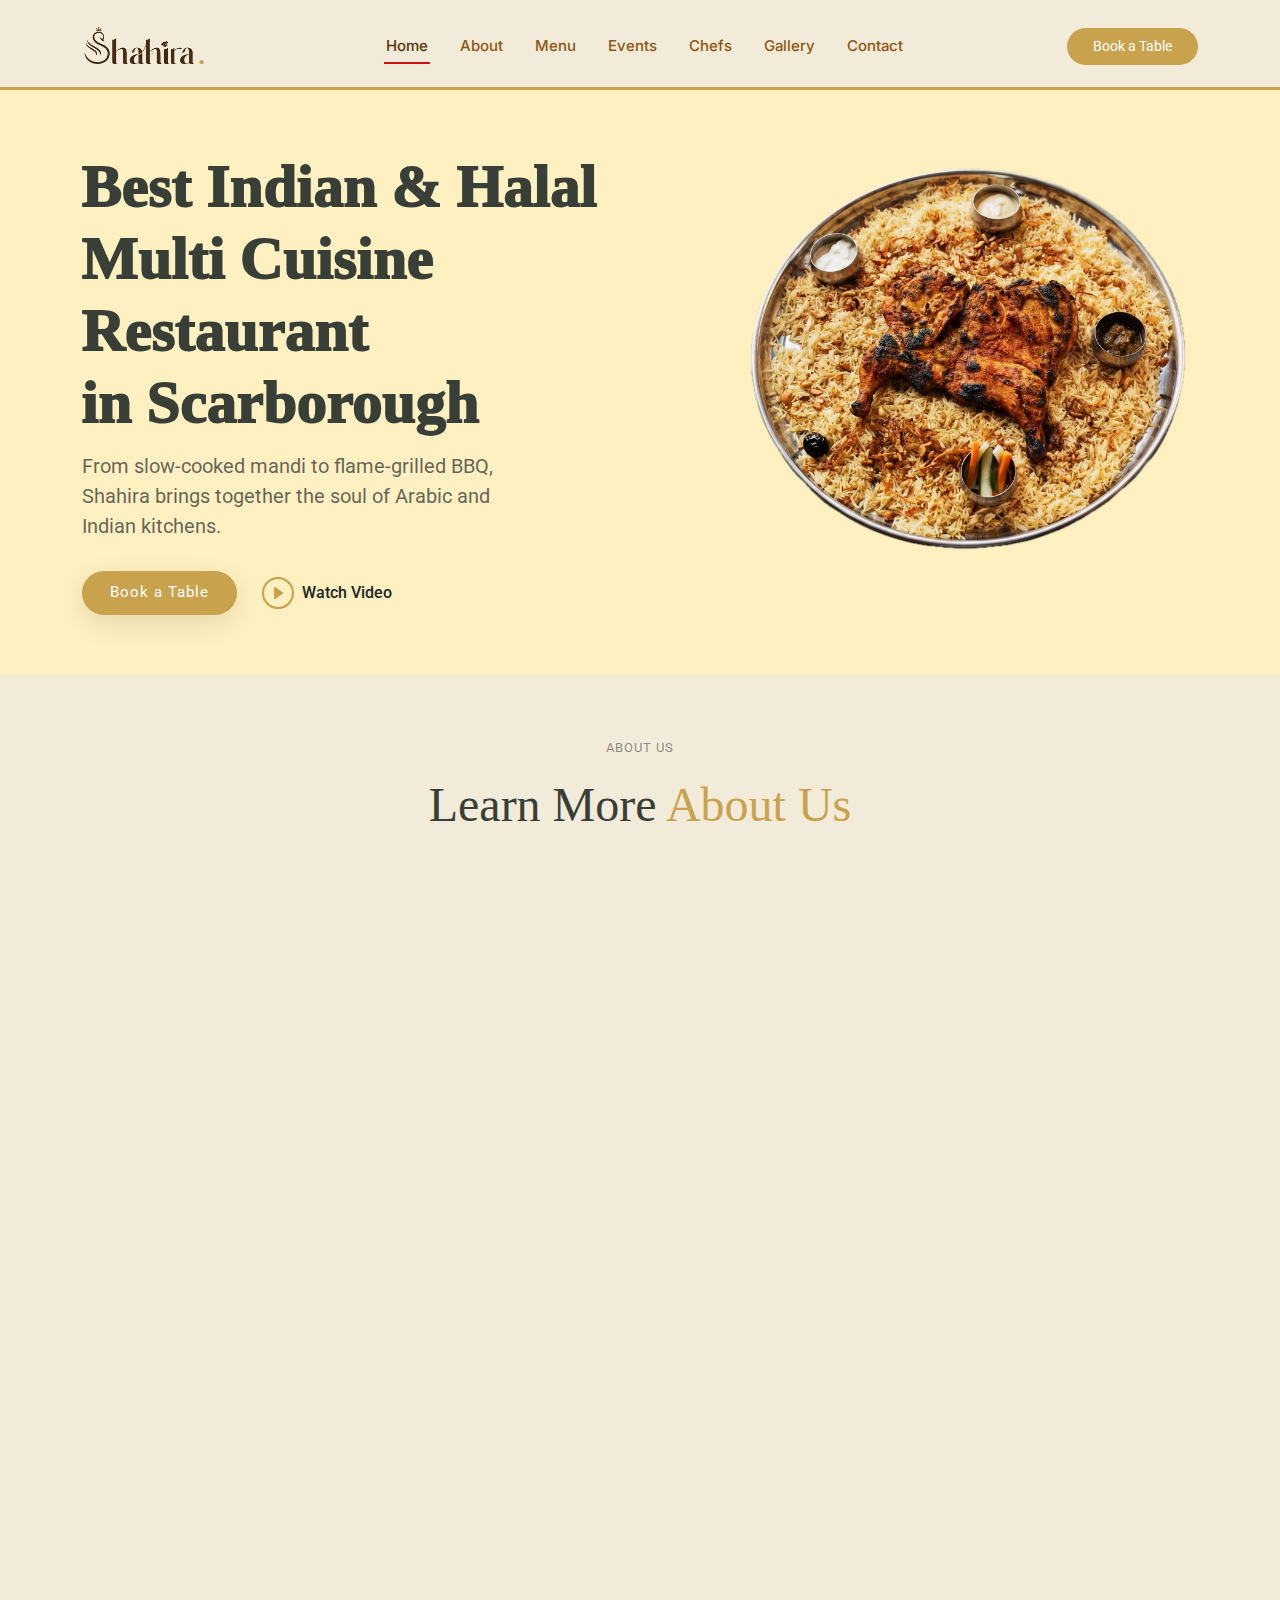
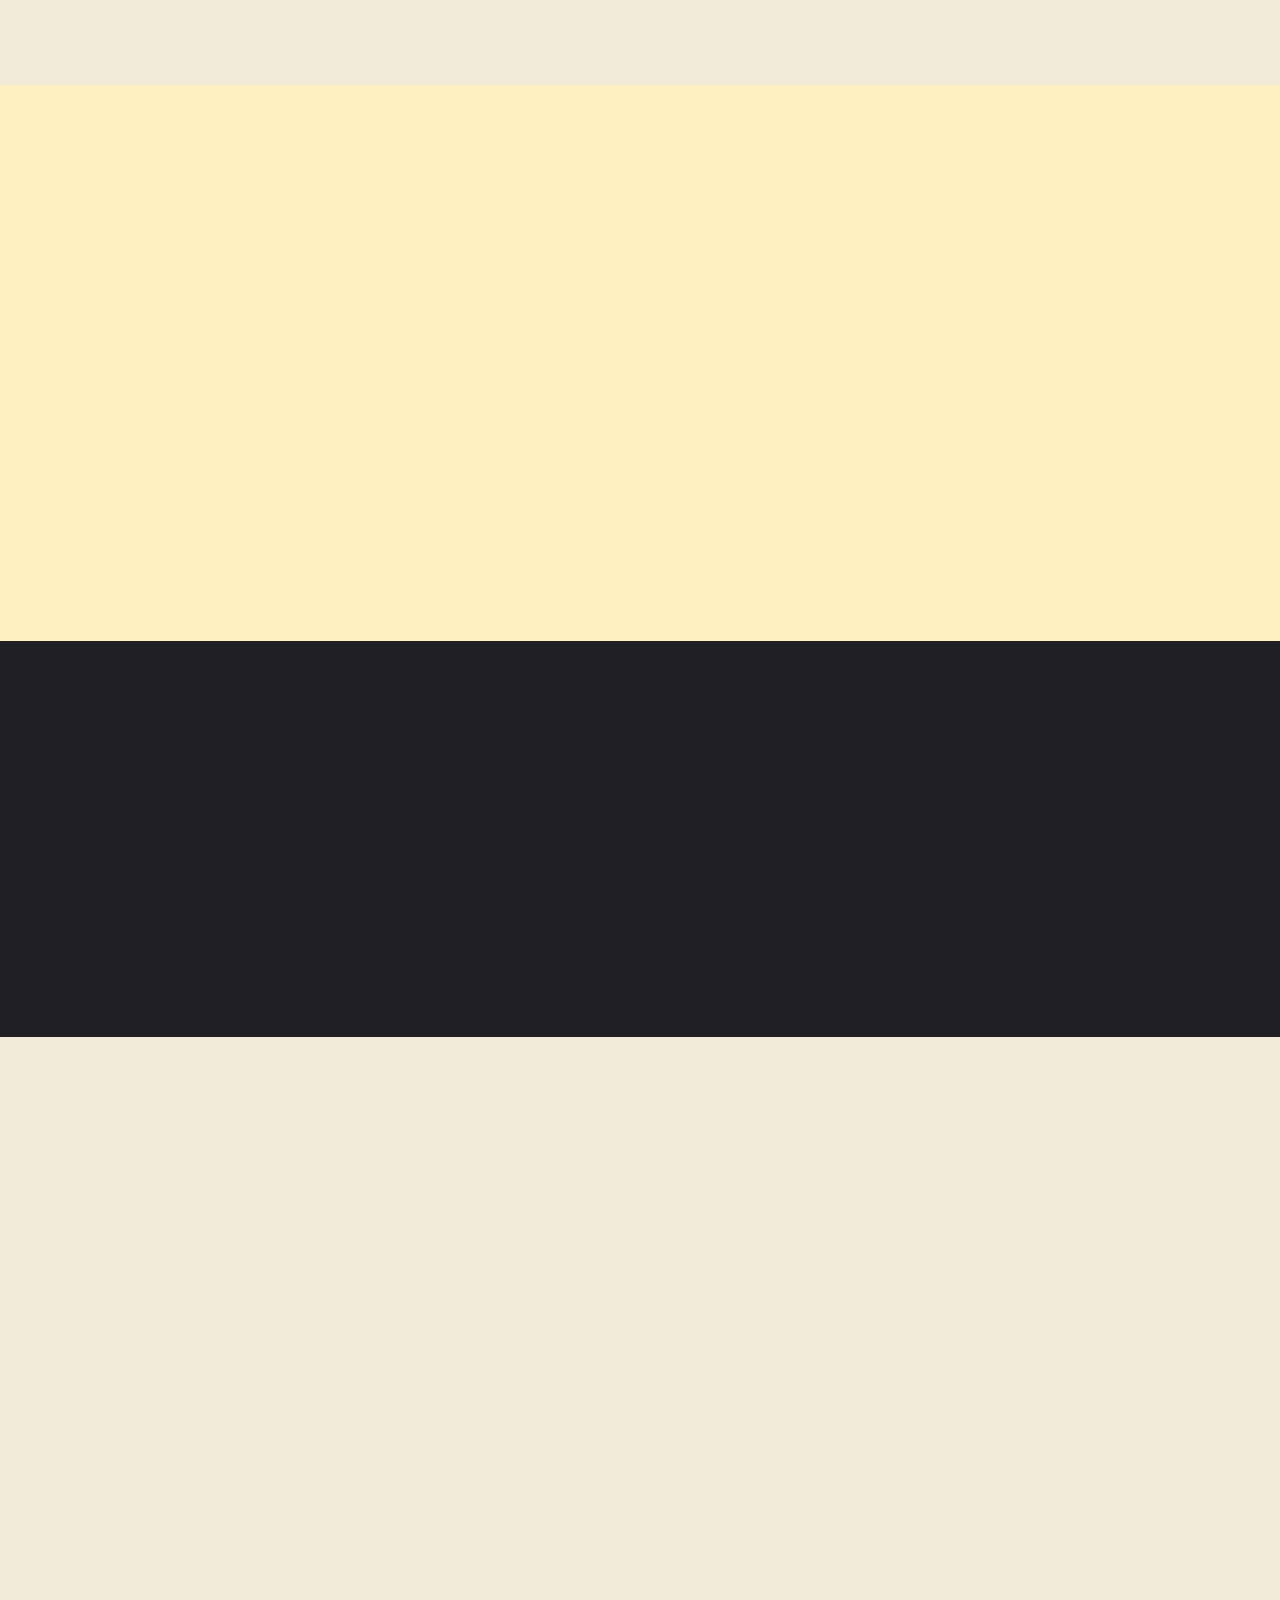
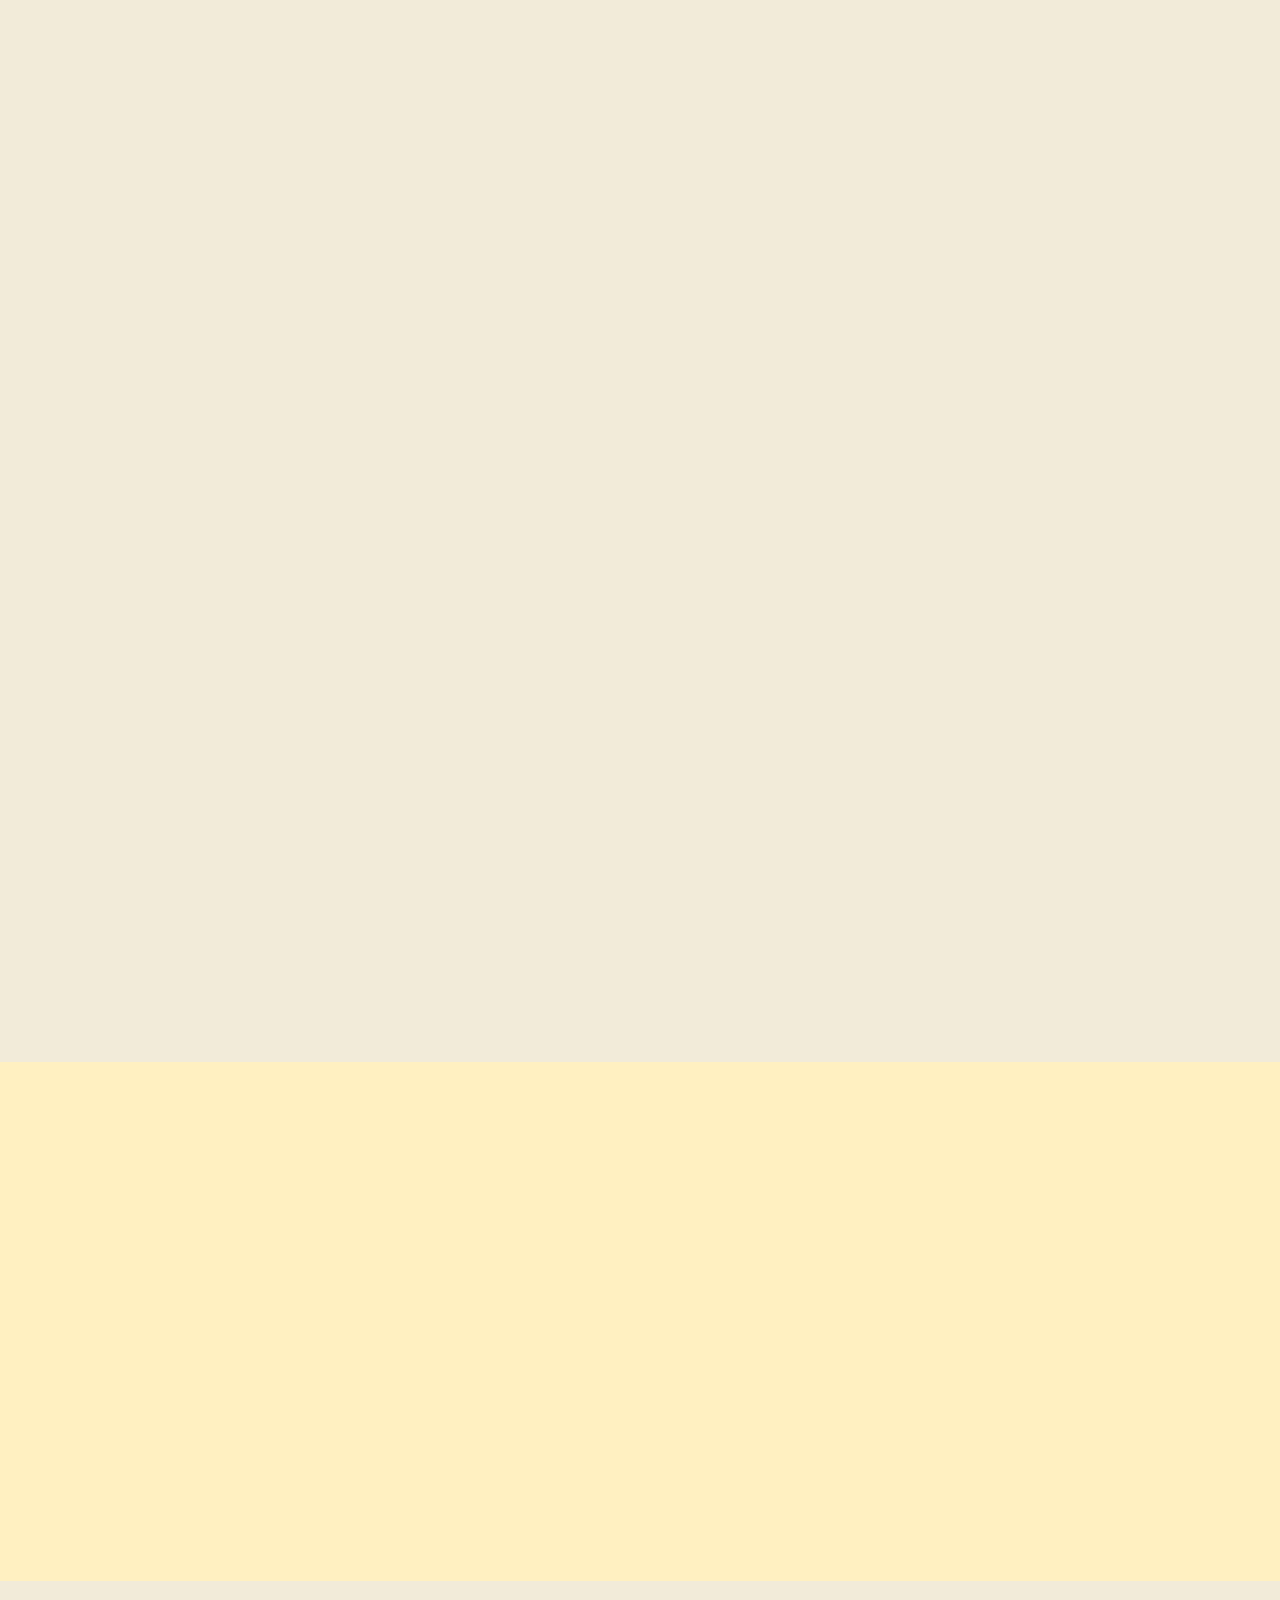
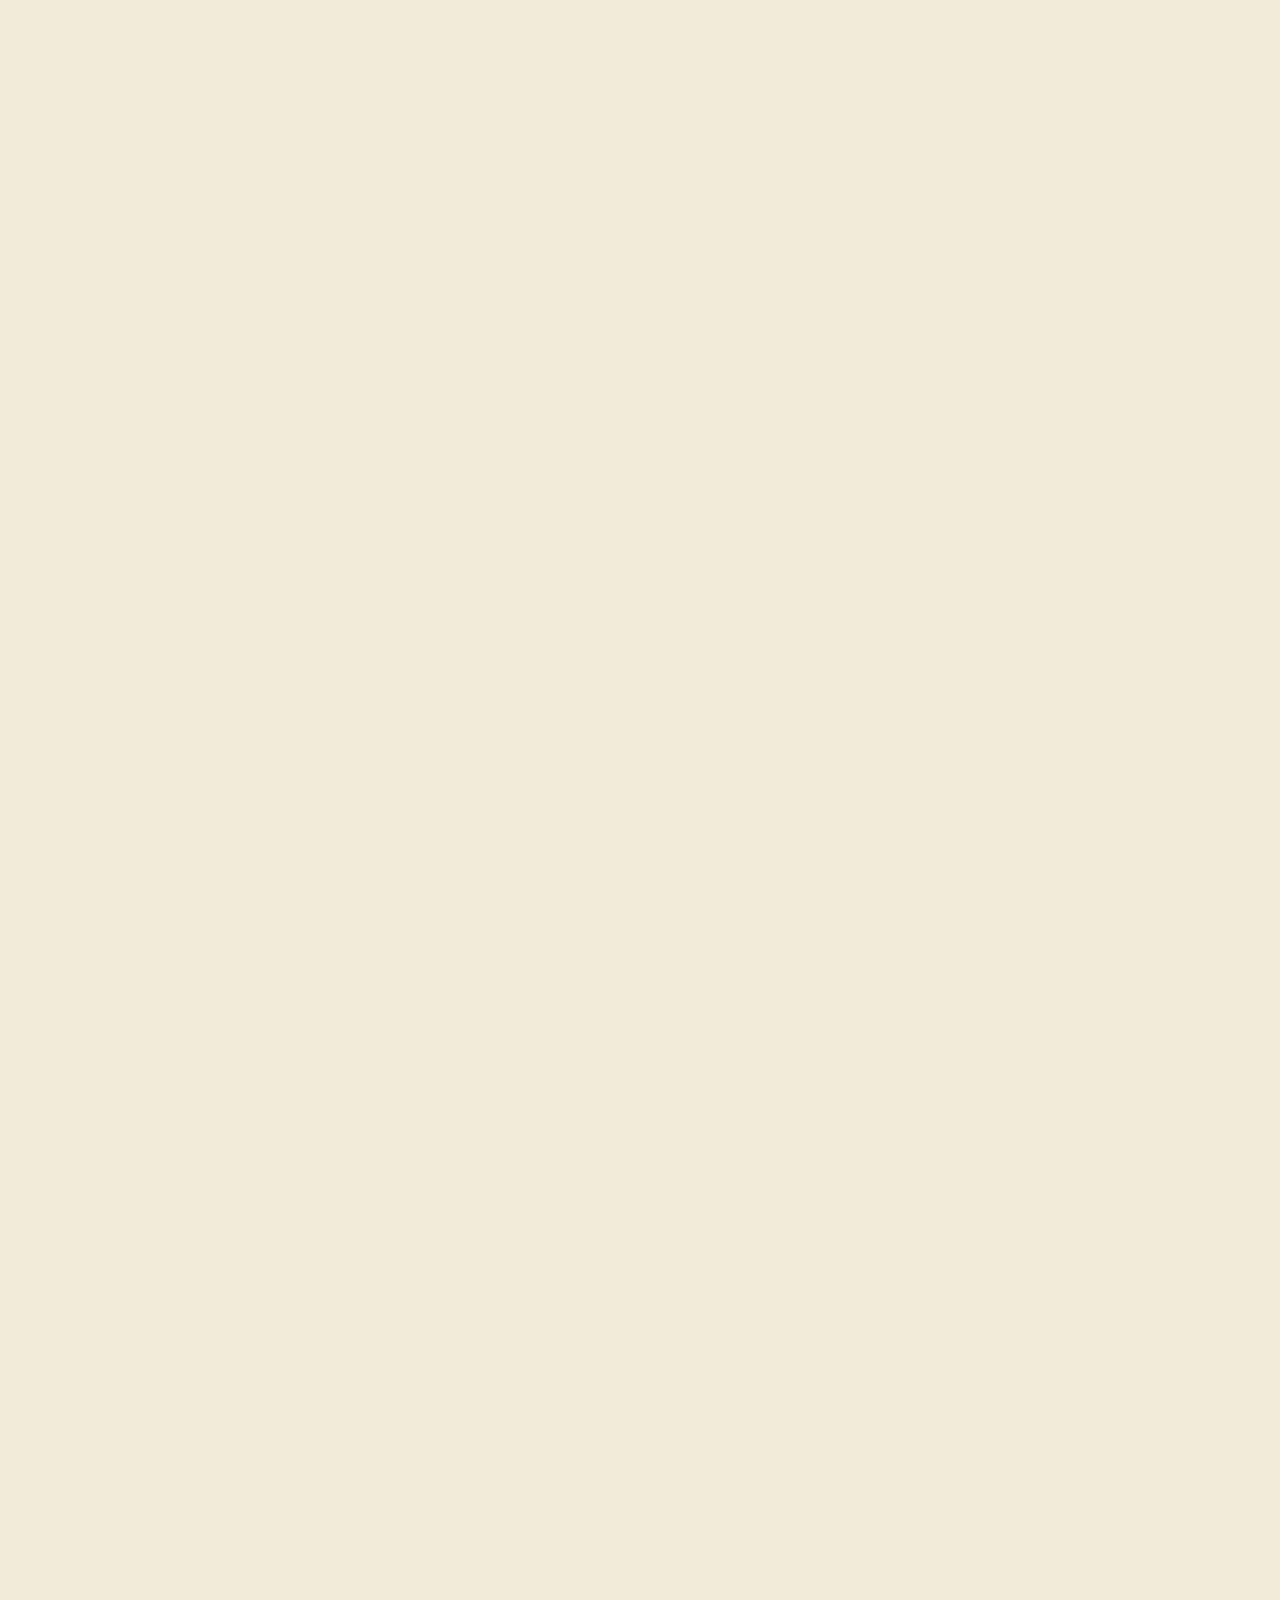
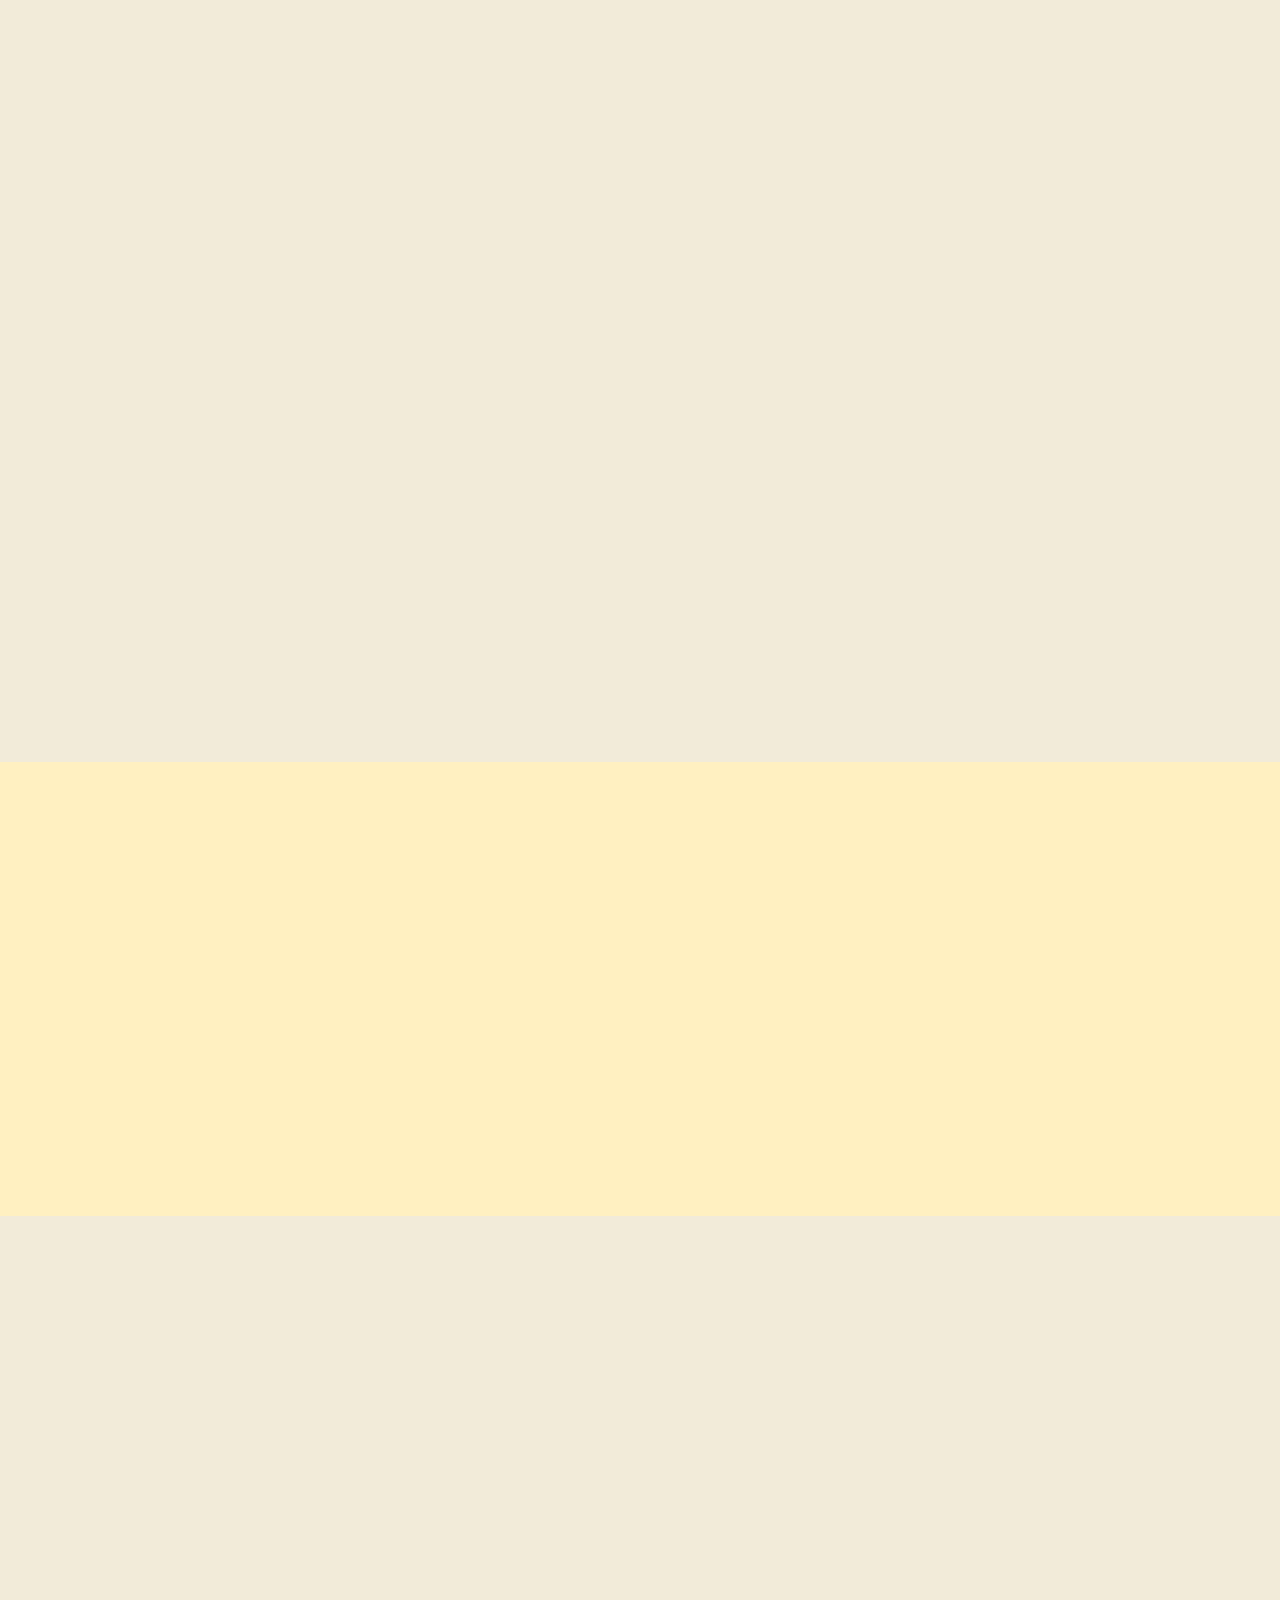
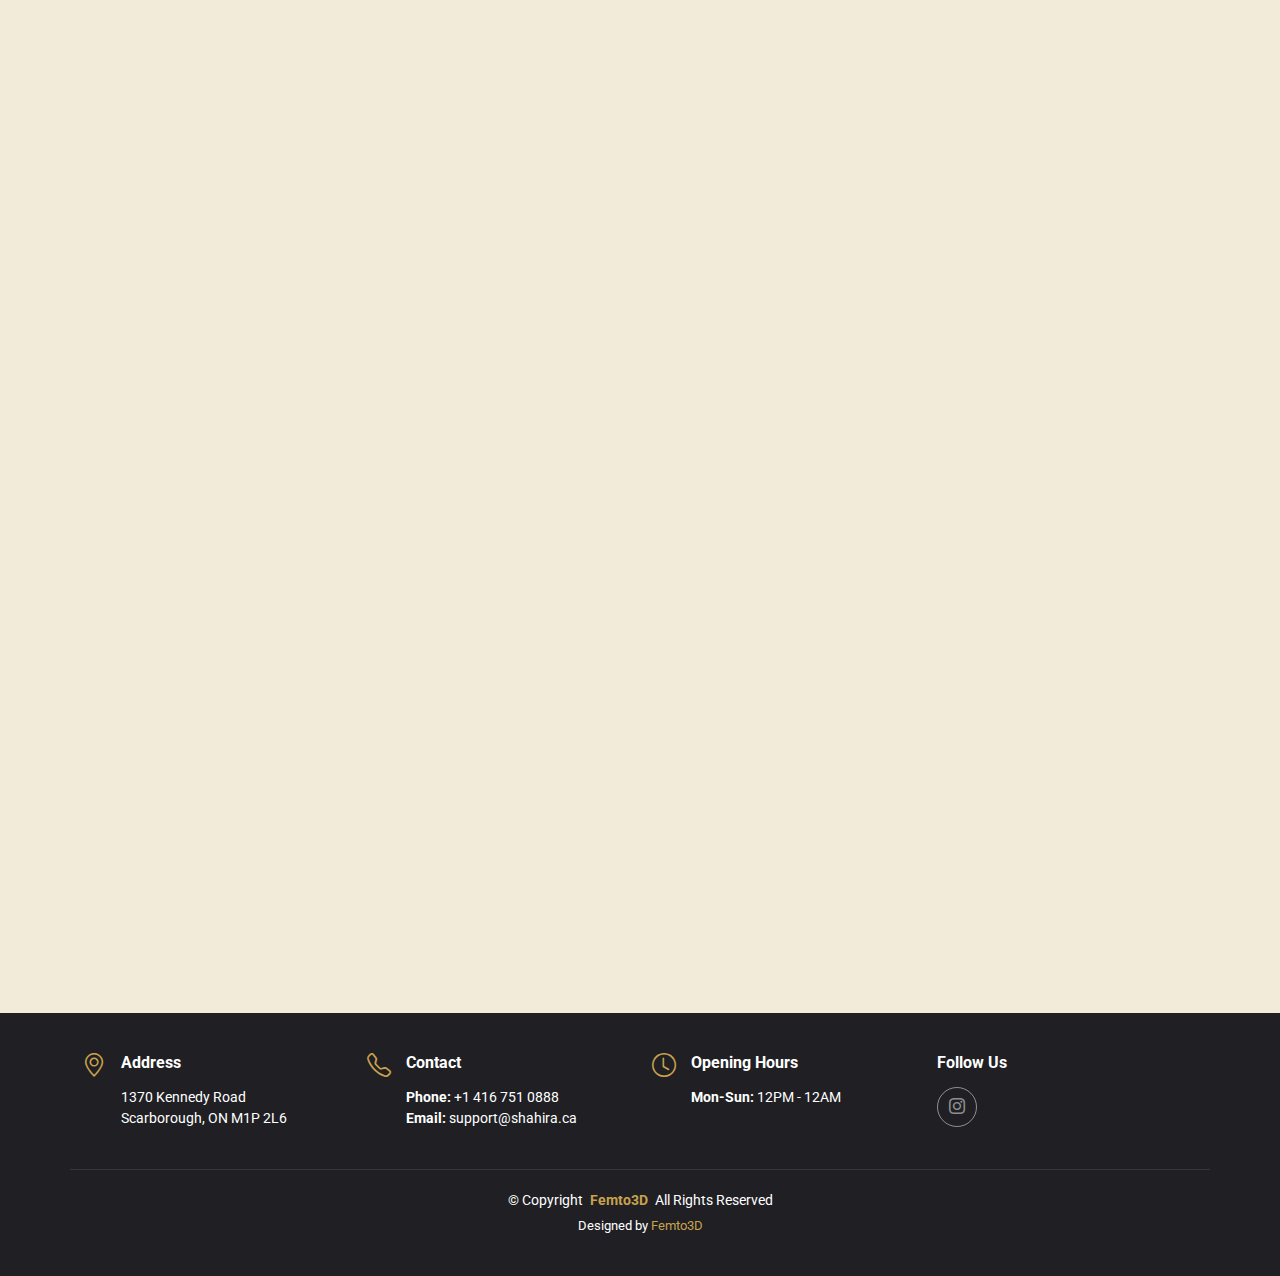
<file: index.html>
<!DOCTYPE html>
<html lang="en">

<head>
  <meta charset="utf-8">
  <meta content="width=device-width, initial-scale=1.0" name="viewport">
  
  <title>Shahira Indian Multi Cuisine Restaurant | Best Indian & Halal Food in Scarborough</title>
  
  <meta name="description" content="Shahira Indian Multi Cuisine Restaurant in Scarborough offers authentic Indian, Arabian & halal cuisine including biryani, BBQ and mandi. Visit us at 1370 Kennedy Rd or call 416-751-0888.">
  
  <meta name="keywords" content="Indian restaurant Scarborough, halal Indian food Scarborough, best biryani Scarborough, Arabian restaurant Toronto, BBQ restaurant Scarborough">
  
  <meta name="author" content="Shahira Indian Multi Cuisine Restaurant">
  <meta name="robots" content="index, follow">
  <meta name="language" content="English">
  <meta name="revisit-after" content="7 days">
  
  <link rel="canonical" href="https://shahira.ca/">
  
  <!-- Geo Tags -->
  <meta name="geo.region" content="CA-ON">
  <meta name="geo.placename" content="Scarborough">
  <meta name="geo.position" content="43.7527;-79.2769">
  <meta name="ICBM" content="43.7527, -79.2769">
  
  <!-- Open Graph (Facebook & WhatsApp) -->
  <meta property="og:title" content="Shahira Indian Multi Cuisine Restaurant | Scarborough">
  <meta property="og:description" content="Authentic Indian, Arabian & Halal Cuisine in Scarborough. Biryani, BBQ, Mandi & more.">
  <meta property="og:type" content="website">
  <meta property="og:site_name" content="Shahira Indian Multi Cuisine Restaurant">
  <meta property="og:url" content="https://shahira.ca/">
  <meta property="og:image" content="https://shahira.ca/assets/img/shahira-og.jpg">
  <meta property="og:image:width" content="1200">
  <meta property="og:image:height" content="630">

  
  <!-- Twitter Card -->
  <meta name="twitter:card" content="summary_large_image">
  <meta name="twitter:title" content="Shahira Indian Multi Cuisine Restaurant">
  <meta name="twitter:description" content="Best Indian & Halal Restaurant in Scarborough.">
  <meta name="twitter:image" content="https://shahira.ca/assets/img/shahira-og.jpg">



    <!-- Main favicon -->
  <link rel="icon" href="assets/img/favicon.ico" type="image/x-icon">
  
  <!-- PNG favicons -->
  <link rel="icon" type="image/png" sizes="16x16" href="assets/img/favicon-16x16.png">
  <link rel="icon" type="image/png" sizes="32x32" href="assets/img/favicon-32x32.png">
  
  <!-- Apple icon -->
  <link rel="apple-touch-icon" sizes="180x180" href="assets/img/apple-touch-icon.png">
  
  <!-- Android icons -->
  <link rel="icon" type="image/png" sizes="192x192" href="assets/img/android-chrome-192x192.png">
  <link rel="icon" type="image/png" sizes="512x512" href="assets/img/android-chrome-512x512.png">
  
  <!-- Manifest -->
  <link rel="manifest" href="site.webmanifest">


  <!-- Fonts -->
  <link href="https://fonts.googleapis.com" rel="preconnect">
  <link href="https://fonts.gstatic.com" rel="preconnect" crossorigin>
  <link href="https://fonts.googleapis.com/css2?family=Roboto:ital,wght@0,100;0,300;0,400;0,500;0,700;0,900;1,100;1,300;1,400;1,500;1,700;1,900&family=Inter:wght@100;200;300;400;500;600;700;800;900&family=Amatic+SC:wght@400;700&display=swap" rel="stylesheet">

  <!-- Vendor CSS Files -->
  <link href="assets/vendor/bootstrap/css/bootstrap.min.css" rel="stylesheet">
  <link href="assets/vendor/bootstrap-icons/bootstrap-icons.css" rel="stylesheet">
  <link href="assets/vendor/aos/aos.css" rel="stylesheet">
  <link href="assets/vendor/glightbox/css/glightbox.min.css" rel="stylesheet">
  <link href="assets/vendor/swiper/swiper-bundle.min.css" rel="stylesheet">

  <!-- Main CSS File -->
  <link href="assets/css/main.css" rel="stylesheet">
  

  <script type="application/ld+json">
    {
      "@context": "https://schema.org",
      "@type": "Restaurant",
      "name": "Shahira Indian Multi Cuisine Restaurant",
      "image": "https://shahira.ca/assets/img/hero-img.webp",
      "address": {
        "@type": "PostalAddress",
        "streetAddress": "1370 Kennedy Rd",
        "addressLocality": "Scarborough",
        "addressRegion": "ON",
        "postalCode": "M1P 2L6",
        "addressCountry": "CA"
      },
      "geo": {
        "@type": "GeoCoordinates",
        "latitude": 43.762873,
        "longitude": -79.280827
      },
      "telephone": "+1 416-751-0888",
      "email": "support@shahira.ca",
      "url": "https://shahira.ca/",
      "servesCuisine": ["Indian", "Arabian", "Halal", "BBQ", "Biryani"],
      "priceRange": "$$",
      "openingHours": "Mo-Su 12:00-24:00"
    }
  </script>



</head>

<body class="index-page">

  <header id="header" class="header d-flex align-items-center sticky-top">
    <div class="container position-relative d-flex align-items-center justify-content-between">

      <a href="index.html" class="logo d-flex align-items-center me-auto me-xl-0">
        <!-- Uncomment the line below if you also wish to use an image logo -->
        <img src="assets/img/shahira_logo.png" class="logo-img" alt="Shahira Indian Multi Cuisine Restaurant Scarborough">

        <span>.</span>
      </a>

      <nav id="navmenu" class="navmenu">
        <ul>
          <li><a href="#hero" class="active">Home<br></a></li>
          <li><a href="#about">About</a></li>
          <li><a href="#menu">Menu</a></li>
          <li><a href="#events">Events</a></li>
          <li><a href="#chefs">Chefs</a></li>
          <li><a href="#gallery">Gallery</a></li>
          <!-- <li class="dropdown"><a href="#"><span>Dropdown</span> <i class="bi bi-chevron-down toggle-dropdown"></i></a>
            <ul>
              <li><a href="#">Dropdown 1</a></li>
              <li class="dropdown"><a href="#"><span>Deep Dropdown</span> <i class="bi bi-chevron-down toggle-dropdown"></i></a>
                <ul>
                  <li><a href="#">Deep Dropdown 1</a></li>
                  <li><a href="#">Deep Dropdown 2</a></li>
                  <li><a href="#">Deep Dropdown 3</a></li>
                  <li><a href="#">Deep Dropdown 4</a></li>
                  <li><a href="#">Deep Dropdown 5</a></li>
                </ul>
              </li>
              <li><a href="#">Dropdown 2</a></li>
              <li><a href="#">Dropdown 3</a></li>
              <li><a href="#">Dropdown 4</a></li>
            </ul>
          </li> -->
          <li><a href="#contact">Contact</a></li>
        </ul>
        <i class="mobile-nav-toggle d-xl-none bi bi-list"></i>
      </nav>

      <a class="btn-getstarted" href="index.html#book-a-table">Book a Table</a>
      
    </div>
  </header>
  

  <main class="main">

    <!-- Hero Section -->
    <section id="hero" class="hero section light-background">

      <div class="container">
        <div class="row gy-4 justify-content-center justify-content-lg-between">
          <div class="col-lg-5 order-2 order-lg-1 d-flex flex-column justify-content-center">
            <!-- <h1 data-aos="fade-up">Experience the Art of<br>Char-Grilled Flavours</h1> -->
            <!-- <h1 data-aos="fade-up">Best Indian & Halal <br>Multi Cuisine Restaurant <br>in Scarborough</h1> -->

            <h1 class="hero-title">
              Best 
              <a href="indian-restaurant-scarborough.html" class="hero-link">
              Indian & Halal
              </a><br>
              Multi Cuisine Restaurant<br>
              in Scarborough
            </h1>
            
            <p data-aos="fade-up" data-aos-delay="100">From slow-cooked mandi to flame-grilled BBQ, Shahira brings together the soul of Arabic and Indian kitchens.</p>
            <div class="d-flex" data-aos="fade-up" data-aos-delay="200">
              <a href="#book-a-table" class="btn-get-started">Book a Table</a>
              <a href="https://www.youtube.com/watch?v=Z4S3cZIxBE0" class="glightbox btn-watch-video d-flex align-items-center" target="_blank"><i class="bi bi-play-circle"></i><span>Watch Video</span></a>
            </div>
          </div>
          <div class="col-lg-5 order-1 order-lg-2 hero-img" data-aos="zoom-out">
            <img src="assets/img/hero-img.webp" class="img-fluid animated" alt="Indian Halal BBQ and Biryani at Shahira Restaurant Scarborough">

          </div>
        </div>
      </div>

    </section><!-- /Hero Section -->

    <!-- About Section -->
    <section id="about" class="about section">

      <!-- Section Title -->
      <div class="container section-title" data-aos="fade-up">
        <h2>About Us<br></h2>
        <p><span>Learn More</span> <span class="description-title">About Us</span></p>
      </div><!-- End Section Title -->

      <div class="container">

        <div class="row gy-4">
          <div class="col-lg-7" data-aos="fade-up" data-aos-delay="100">
            <img src="assets/img/about.jpg" class="img-fluid mb-4" alt="">
            <div class="book-a-table">
              <h3>Book a Table</h3>
              <p>+1 416 751 0888</p>
            </div>
          </div>
          <div class="col-lg-5" data-aos="fade-up" data-aos-delay="250">
            <div class="content ps-0 ps-lg-5">
              <p class="fst-italic">
                Shahira – Indian Multi Cuisine is a celebration of royal flavors, where Indian heritage meets the timeless elegance of Arabian cuisine, crafted with tradition, care, and passion.
              </p>

              <ul>
                <li><i class="bi bi-check-circle-fill"></i> <span>Authentic Indian and Arabian recipes prepared using time-honored cooking techniques.</span></li>
                <li><i class="bi bi-check-circle-fill"></i> <span>Halal-certified ingredients, premium spices, and fresh produce.</span></li>
                <li><i class="bi bi-check-circle-fill"></i> <span>From charcoal-grilled BBQ to biryanis and mandi platters, every dish reflects heritage and bold flavor.</span></li>
              </ul>
              <p>
                At Shahira, dining is more than just a meal-it’s about sharing moments, celebrating culture, and enjoying authentic Indian and Arabian cuisine made with heart and tradition.
              </p>
              <div class="position-relative mt-4">
                <img src="assets/img/about-2.jpg" class="img-fluid" alt="">
                <a href="https://www.youtube.com/watch?v=Z4S3cZIxBE0" target="_blank" class="glightbox pulsating-play-btn"></a>
              </div>
            </div>
          </div>
        </div>

      </div>

    </section><!-- /About Section -->

    <!-- Why Us Section -->
    <section id="why-us" class="why-us section light-background">

      <div class="container">

        <div class="row gy-4">

          <div class="col-lg-4" data-aos="fade-up" data-aos-delay="100">
            <div class="why-box">
              <h3>Why Choose Shahira</h3>
                <p>
                  Shahira brings together the richness of Indian cuisine and the elegance of Arabian flavors under one roof.
                  Our commitment to quality, authenticity, and hospitality ensures a dining experience that feels royal,
                  comforting, and memorable every time you visit.
                </p>
              <div class="text-center">
                <a href="#" class="more-btn"><span>Learn More</span> <i class="bi bi-chevron-right"></i></a>
              </div>
            </div>
          </div><!-- End Why Box -->

          <div class="col-lg-8 d-flex align-items-stretch">
            <div class="row gy-4" data-aos="fade-up" data-aos-delay="200">

              <div class="col-xl-4">
                <div class="icon-box d-flex flex-column justify-content-center align-items-center">
                  <i class="bi bi-clipboard-data"></i>
                  <h4>Authentic Royal Recipes</h4>
                    <p>
                      Traditional dishes inspired by Hyderabadi, Middle Eastern, and regional Indian kitchens,
                      prepared using classic methods and premium ingredients.
                    </p>
                </div>
              </div><!-- End Icon Box -->

              <div class="col-xl-4" data-aos="fade-up" data-aos-delay="300">
                <div class="icon-box d-flex flex-column justify-content-center align-items-center">
                  <i class="bi bi-gem"></i>
                  <h4>Halal & Quality Focused</h4>
                    <p>
                      We use halal-certified meats, handpicked spices, and fresh produce to ensure purity,
                      consistency, and rich flavor in every dish served.
                    </p>
                  </div>
              </div><!-- End Icon Box -->

              <div class="col-xl-4" data-aos="fade-up" data-aos-delay="400">
                <div class="icon-box d-flex flex-column justify-content-center align-items-center">
                  <i class="bi bi-inboxes"></i>
                  <h4>Warm Hospitality</h4>
                    <p>
                      An elegant atmosphere paired with attentive service, making Shahira the perfect place
                      for family meals, gatherings, and special occasions.
                    </p>
                  </div>
              </div><!-- End Icon Box -->

            </div>
          </div>

        </div>

      </div>

    </section><!-- /Why Us Section -->

    <!-- Stats Section -->
    <section id="stats" class="stats section dark-background">

      <img src="assets/img/stats-bg.jpg" alt="" data-aos="fade-in">

      <div class="container position-relative" data-aos="fade-up" data-aos-delay="100">

        <div class="row gy-4">

          <div class="col-lg-3 col-md-6">
            <div class="stats-item text-center w-100 h-100">
              <span data-purecounter-start="0" data-purecounter-end="100" data-purecounter-duration="1" class="purecounter"></span>
              <p>Happy Guests</p>
            </div>
          </div><!-- End Stats Item -->

          <div class="col-lg-3 col-md-6">
            <div class="stats-item text-center w-100 h-100">
              <span data-purecounter-start="0" data-purecounter-end="118" data-purecounter-duration="1" class="purecounter"></span>
              <p>Menu Items</p>
            </div>
          </div><!-- End Stats Item -->

          <div class="col-lg-3 col-md-6">
            <div class="stats-item text-center w-100 h-100">
              <span data-purecounter-start="0" data-purecounter-end="27" data-purecounter-duration="1" class="purecounter"></span>
              <p>Signature Dishes</p>
            </div>
          </div><!-- End Stats Item -->

          <div class="col-lg-3 col-md-6">
            <div class="stats-item text-center w-100 h-100">
              <span data-purecounter-start="0" data-purecounter-end="21" data-purecounter-duration="1" class="purecounter"></span>
              <p>Workers</p>
            </div>
          </div><!-- End Stats Item -->

        </div>

      </div>

    </section><!-- /Stats Section -->

    <!-- Menu Section -->
    <section id="menu" class="menu section">

      <!-- Section Title -->
      <div class="container section-title" data-aos="fade-up">
        <h2>Our Menu</h2>
        <p><span>Explore Our</span> <span class="description-title">Shahira Specialize</span></p>
      </div><!-- End Section Title -->

      <div class="container">

        <ul class="nav nav-tabs d-flex justify-content-center" data-aos="fade-up" data-aos-delay="100">

          <li class="nav-item">
            <a class="nav-link active show" data-bs-toggle="tab" data-bs-target="#menu-grill">
              <h4>Grill/ Charcoal BBQ</h4>
            </a>
          </li><!-- End tab nav item -->

          <li class="nav-item">
            <a class="nav-link" data-bs-toggle="tab" data-bs-target="#menu-Tawa-Specials">
              <h4>Tawa Specials</h4>
            </a>
          </li><!-- End tab nav item -->

          <li class="nav-item">
            <a class="nav-link" data-bs-toggle="tab" data-bs-target="#menu-Tandoori">
              <h4>Tandoori</h4>
            </a>
          </li><!-- End tab nav item -->

          <li class="nav-item">
            <a class="nav-link" data-bs-toggle="tab" data-bs-target="#menu-Rice-Specials">
              <h4>Our Rice Specials</h4>
            </a>
          </li><!-- End tab nav item -->

          <li class="nav-item">
            <a class="nav-link" data-bs-toggle="tab" data-bs-target="#menu-Briyani">
              <h4>Biryani</h4>
            </a>
          </li><!-- End tab nav item -->

        </ul>

        <div class="tab-content" data-aos="fade-up" data-aos-delay="200">

          <div class="tab-pane fade active show" id="menu-grill">

            <div class="tab-header text-center">
              <p>Menu</p>
              <h3>Grill/ Charcoal BBQ</h3>
            </div>

            <div class="row gy-5">

              <!-- Madras Grill Chicken -->
              <div class="col-lg-4 menu-item">
                <a href="assets/img/menu/grill/madras-grill-chicken.webp" class="glightbox">
                  <img src="assets/img/menu/grill/madras-grill-chicken.webp" class="menu-img img-fluid" alt="Madras Grill Chicken">
                </a>
                <h4>Madras Grill Chicken (Half / Full)</h4>
                <p class="ingredients">
                  A timeless classic, oven-grilled to perfection with bold Madras spices, delivering balanced heat and authentic flavor.
                </p>
                <p class="price">$17.99 / $26.99</p>
              </div>

              <!-- Al Faham Chicken -->
              <div class="col-lg-4 menu-item">
                <a href="assets/img/menu/grill/al-faham-chicken.webp" class="glightbox">
                  <img src="assets/img/menu/grill/al-faham-chicken.webp" class="menu-img img-fluid" alt="Al Faham Chicken BBQ">
                </a>
                <h4>Al Faham Chicken BBQ (Half / Full)</h4>
                <p class="ingredients">
                  Arabic-style charcoal grilled chicken, marinated with savory spices and roasted to a golden finish.
                </p>
                <p class="price">$17.99 / $26.99</p>
              </div>

              <!-- Pepper Chicken BBQ -->
              <div class="col-lg-4 menu-item">
                <a href="assets/img/menu/grill/pepper-chicken-bbq.webp" class="glightbox">
                  <img src="assets/img/menu/grill/pepper-chicken-bbq.webp" class="menu-img img-fluid" alt="Pepper Chicken BBQ">
                </a>
                <h4>Pepper Chicken BBQ (Half / Full)</h4>
                <p class="ingredients">
                  Char-grilled chicken coated in cracked black pepper and aromatic spices for a bold, peppery kick.
                </p>
                <p class="price">$17.99 / $26.99</p>
              </div>

              <!-- Egyptian Chicken BBQ -->
              <div class="col-lg-4 menu-item">
                <a href="assets/img/menu/grill/egyptian-chicken-bbq.webp" class="glightbox">
                  <img src="assets/img/menu/grill/egyptian-chicken-bbq.webp" class="menu-img img-fluid" alt="Egyptian Chicken BBQ">
                </a>
                <h4>Egyptian Chicken BBQ (Half / Full)</h4>
                <p class="ingredients">
                  Inspired by ancient Egyptian flavors, featuring tangy mustard notes and slow charcoal grilling.
                </p>
                <p class="price">$17.99 / $26.99</p>
              </div>

              <!-- Samak Fish BBQ -->
              <div class="col-lg-4 menu-item">
                <a href="assets/img/menu/grill/samak-fish-bbq.webp" class="glightbox">
                  <img src="assets/img/menu/grill/samak-fish-bbq.webp" class="menu-img img-fluid" alt="Samak Fish BBQ">
                </a>
                <h4>Samak Fish BBQ (Boneless / Bone-In)</h4>
                <p class="ingredients">
                  Fresh fish from the sea, delicately marinated and charcoal grilled for a smoky, refined finish.
                </p>
                <p class="price">$15.99</p>
              </div>

              <!-- BBQ Wings -->
              <div class="col-lg-4 menu-item">
                <a href="assets/img/menu/grill/bbq-wings.webp" class="glightbox">
                  <img src="assets/img/menu/grill/bbq-wings.webp" class="menu-img img-fluid" alt="BBQ Wings">
                </a>
                <h4>BBQ Wings (6 Pcs)</h4>
                <p class="ingredients">
                  Crispy chicken wings tossed in smoky barbecue glaze, perfect for sharing.
                </p>
                <p class="price">$10.99</p>
              </div>

              <!-- Drums of Heaven -->
              <div class="col-lg-4 menu-item">
                <a href="assets/img/menu/grill/drums-of-heaven.webp" class="glightbox">
                  <img src="assets/img/menu/grill/drums-of-heaven.webp" class="menu-img img-fluid" alt="Drums of Heaven">
                </a>
                <h4>Drums of Heaven (4 Pcs)</h4>
                <p class="ingredients">
                  Juicy chicken drumsticks marinated in bold spices and grilled to a flavorful finish.
                </p>
                <p class="price">$16.99</p>
              </div>


            </div>
          </div><!-- End Grill/ Charcoal BBQ Menu Content -->

          <div class="tab-pane fade" id="menu-Tawa-Specials">

            <div class="tab-header text-center">
              <p>Menu</p>
              <h3>Tawa Specials</h3>
            </div>

            <div class="row gy-5">

              <!-- Dejaj (Chicken) Meshwy -->
              <div class="col-lg-4 menu-item">
                <a href="assets/img/menu/tawa/dejaj-chicken-meshwy.webp" class="glightbox">
                  <img src="assets/img/menu/tawa/dejaj-chicken-meshwy.webp" class="menu-img img-fluid" alt="Dejaj Chicken Meshwy">
                </a>
                <h4>Dejaj (Chicken) Meshwy</h4>
                <p class="ingredients">
                  Juicy chicken marinated in special Arabian spices and tawa grilled to deliver bold, smoky flavor.
                </p>
                <p class="price">$17.99</p>
              </div>

              <!-- Samak (Fish) Meshwy -->
              <div class="col-lg-4 menu-item">
                <a href="assets/img/menu/tawa/samak-fish-meshwy.webp" class="glightbox">
                  <img src="assets/img/menu/tawa/samak-fish-meshwy.webp" class="menu-img img-fluid" alt="Samak Fish Meshwy">
                </a>
                <h4>Samak (Fish) Meshwy</h4>
                <p class="ingredients">
                  Fresh fish seasoned with Shahira’s signature Arabic masala and grilled gently on the tawa.
                </p>
                <p class="price">$15.99</p>
              </div>

              <!-- Rubian (Prawn / Shrimp) Meshwy -->
              <div class="col-lg-4 menu-item">
                <a href="assets/img/menu/tawa/rubian-prawn-meshwy.webp" class="glightbox">
                  <img src="assets/img/menu/tawa/rubian-prawn-meshwy.webp" class="menu-img img-fluid" alt="Rubian Prawn Meshwy">
                </a>
                <h4>Rubian (Prawn / Shrimp) Meshwy</h4>
                <p class="ingredients">
                  Succulent prawns cooked repeatedly to perfection in special Arabian masala on a hot tawa.
                </p>
                <p class="price">$16.99</p>
              </div>

              <!-- Grill / BBQ / Tawa Platter -->
              <div class="col-lg-4 menu-item">
                <a href="assets/img/menu/tawa/grill-bbq-tawa-platter.webp" class="glightbox">
                  <img src="assets/img/menu/tawa/grill-bbq-tawa-platter.webp" class="menu-img img-fluid" alt="Grill BBQ Tawa Platter">
                </a>
                <h4>Grill · BBQ · Tawa Platter (Half / Full)</h4>
                <p class="ingredients">
                  A grand selection of grilled, BBQ, and tawa specialties served together for the ultimate feast.
                </p>
                <p class="price">$34.99 / $52.99</p>
              </div>

            </div>
          </div><!-- End Tawa Menu Content -->

          <div class="tab-pane fade" id="menu-Tandoori">

            <div class="tab-header text-center">
              <p>Menu</p>
              <h3>Tandoori</h3>
            </div>

            <div class="row gy-5">
              
              <!-- Achari Paneer / Soya Chap -->
              <div class="col-lg-4 menu-item">
                <a href="assets/img/menu/tandoori/achari-paneer.webp" class="glightbox">
                  <img src="assets/img/menu/tandoori/achari-paneer.webp" class="menu-img img-fluid" alt="Achari Paneer Tikka">
                </a>
                <h4>Achari Paneer / Soya Chap</h4>
                <p class="ingredients">
                  Paneer or soya chap marinated in tangy pickled spices and grilled to a light char.
                </p>
                <p class="price">$15.99</p>
              </div>

              <!-- Zafrani Paneer / Soya Chap -->
              <div class="col-lg-4 menu-item">
                <a href="assets/img/menu/tandoori/zafrani-paneer.webp" class="glightbox">
                  <img src="assets/img/menu/tandoori/zafrani-paneer.webp" class="menu-img img-fluid" alt="Zafrani Paneer Tikka">
                </a>
                <h4>Zafrani Paneer / Soya Chap</h4>
                <p class="ingredients">
                  Saffron-infused creamy marinade with delicate spices, grilled for rich aroma.
                </p>
                <p class="price">$15.99</p>
              </div>

              <!-- Tandoori Chicken -->
              <div class="col-lg-4 menu-item">
                <a href="assets/img/menu/tandoori/tandoori-chicken.webp" class="glightbox">
                  <img src="assets/img/menu/tandoori/tandoori-chicken.webp" class="menu-img img-fluid" alt="Tandoori Chicken">
                </a>
                <h4>Tandoori Chicken (Half / Full)</h4>
                <p class="ingredients">
                  Classic yogurt-marinated chicken slow roasted in the tandoor with smoky char.
                </p>
                <p class="price">$16.99 / $25.99</p>
              </div>

              <!-- Pachi Mirchi Chicken Tikka -->
              <div class="col-lg-4 menu-item">
                <a href="assets/img/menu/tandoori/pachi-mirchi-chicken.webp" class="glightbox">
                  <img src="assets/img/menu/tandoori/pachi-mirchi-chicken.webp" class="menu-img img-fluid" alt="Pachi Mirchi Chicken Tikka">
                </a>
                <h4>Pachi Mirchi Chicken Tikka</h4>
                <p class="ingredients">
                  Green chili and herb marinated chicken tikka with bold South Indian heat.
                </p>
                <p class="price">$16.99</p>
              </div>

              <!-- Shahira Chicken Tikka -->
              <div class="col-lg-4 menu-item">
                <a href="assets/img/menu/tandoori/shahira-chicken-tikka.webp" class="glightbox">
                  <img src="assets/img/menu/tandoori/shahira-chicken-tikka.webp" class="menu-img img-fluid" alt="Shahira Chicken Tikka">
                </a>
                <h4>Shahira Chicken Tikka</h4>
                <p class="ingredients">
                  Our signature tandoori tikka, richly spiced, juicy, and perfectly grilled.
                </p>
                <p class="price">$16.99</p>
              </div>

              <!-- Achari Chicken Tikka -->
              <div class="col-lg-4 menu-item">
                <a href="assets/img/menu/tandoori/achari-chicken-tikka.webp" class="glightbox">
                  <img src="assets/img/menu/tandoori/achari-chicken-tikka.webp" class="menu-img img-fluid" alt="Achari Chicken Tikka">
                </a>
                <h4>Achari Chicken Tikka</h4>
                <p class="ingredients">
                  Tangy pickle-spiced chicken tikka grilled for a bold and zesty flavor.
                </p>
                <p class="price">$16.99</p>
              </div>

              <!-- Afghan Chicken Tikka -->
              <div class="col-lg-4 menu-item">
                <a href="assets/img/menu/tandoori/afghan-chicken-tikka.webp" class="glightbox">
                  <img src="assets/img/menu/tandoori/afghan-chicken-tikka.webp" class="menu-img img-fluid" alt="Afghan Chicken Tikka">
                </a>
                <h4>Afghan Chicken Tikka</h4>
                <p class="ingredients">
                  Creamy cashew-based marinade with mild spices and a delicate smoky finish.
                </p>
                <p class="price">$16.99</p>
              </div>

              <!-- Tangdi Kebab -->
              <div class="col-lg-4 menu-item">
                <a href="assets/img/menu/tandoori/tangdi-kebab.webp" class="glightbox">
                  <img src="assets/img/menu/tandoori/tangdi-kebab.webp" class="menu-img img-fluid" alt="Tangdi Kebab">
                </a>
                <h4>Tangdi Kebab (3 Pcs)</h4>
                <p class="ingredients">
                  Juicy tandoori chicken drumsticks marinated in robust spices and grilled.
                </p>
                <p class="price">$18.99</p>
              </div>

              <!-- Mango Prawn / Shrimp Tikka -->
              <div class="col-lg-4 menu-item">
                <a href="assets/img/menu/tandoori/mango-prawn-tikka.webp" class="glightbox">
                  <img src="assets/img/menu/tandoori/mango-prawn-tikka.webp" class="menu-img img-fluid" alt="Mango Prawn Tikka">
                </a>
                <h4>Mango Prawn / Shrimp Tikka</h4>
                <p class="ingredients">
                  Succulent prawns glazed with mango marinade and lightly charred in the tandoor.
                </p>
                <p class="price">$18.99</p>
              </div>

              <!-- Anar Fish Tikka -->
              <div class="col-lg-4 menu-item">
                <a href="assets/img/menu/tandoori/anar-fish-tikka.webp" class="glightbox">
                  <img src="assets/img/menu/tandoori/anar-fish-tikka.webp" class="menu-img img-fluid" alt="Anar Fish Tikka">
                </a>
                <h4>Anar Fish Tikka</h4>
                <p class="ingredients">
                  Fish tikka marinated with pomegranate glaze and grilled for a tangy finish.
                </p>
                <p class="price">$17.99</p>
              </div>

              <!-- Chicken Seekh Kebab -->
              <div class="col-lg-4 menu-item">
                <a href="assets/img/menu/tandoori/chicken-seekh-kebab.webp" class="glightbox">
                  <img src="assets/img/menu/tandoori/chicken-seekh-kebab.webp" class="menu-img img-fluid" alt="Chicken Seekh Kebab">
                </a>
                <h4>Chicken Seekh Kebab</h4>
                <p class="ingredients">
                  Minced chicken skewers seasoned with herbs and grilled over open flame.
                </p>
                <p class="price">$16.99</p>
              </div>

              <!-- Mutton Seekh Kebab -->
              <div class="col-lg-4 menu-item">
                <a href="assets/img/menu/tandoori/mutton-seekh-kebab.webp" class="glightbox">
                  <img src="assets/img/menu/tandoori/mutton-seekh-kebab.webp" class="menu-img img-fluid" alt="Mutton Seekh Kebab">
                </a>
                <h4>Mutton Seekh Kebab</h4>
                <p class="ingredients">
                  Spiced minced mutton kebabs grilled to a smoky, rich and juicy texture.
                </p>
                <p class="price">$18.99</p>
              </div>

            </div>
          </div><!-- End Tandoori Menu Content -->

          <div class="tab-pane fade" id="menu-Rice-Specials">

            <div class="tab-header text-center">
              <p>Menu</p>
              <h3>Mandi/Kabsa (Arabian Rice) SINGLE/TWIN</h3>
            </div>

            <div class="row gy-5">

              <!-- Chicken Kabsa -->
              <div class="col-lg-4 menu-item">
                <a href="assets/img/menu/rice/chicken-kabsa.webp" class="glightbox">
                  <img src="assets/img/menu/rice/chicken-kabsa.webp" class="menu-img img-fluid" alt="Chicken Kabsa">
                </a>
                <h4>Chicken Kabsa (Single / Twin)</h4>
                <p class="ingredients">
                  Traditional Arabian spiced rice served with tender, slow-cooked chicken.
                </p>
                <p class="price">$17.99 / $34.99</p>
              </div>

              <!-- Mutton Kabsa -->
              <div class="col-lg-4 menu-item">
                <a href="assets/img/menu/rice/mutton-kabsa.webp" class="glightbox">
                  <img src="assets/img/menu/rice/mutton-kabsa.webp" class="menu-img img-fluid" alt="Mutton Kabsa">
                </a>
                <h4>Mutton Kabsa (Single / Twin)</h4>
                <p class="ingredients">
                  Fragrant Arabian rice paired with succulent mutton, slow-cooked to perfection.
                </p>
                <p class="price">$19.99 / $38.99</p>
              </div>

              <!-- Grill Chicken Mandi -->
              <div class="col-lg-4 menu-item">
                <a href="assets/img/menu/rice/grill-chicken-mandi.webp" class="glightbox">
                  <img src="assets/img/menu/rice/grill-chicken-mandi.webp" class="menu-img img-fluid" alt="Grill Chicken Mandi">
                </a>
                <h4>Grill Chicken Mandi (Single / Twin)</h4>
                <p class="ingredients">
                  Aromatic mandi rice served with juicy grilled chicken and traditional spices.
                </p>
                <p class="price">$17.99 / $34.99</p>
              </div>

              <!-- BBQ Chicken Mandi -->
              <div class="col-lg-4 menu-item">
                <a href="assets/img/menu/rice/bbq-chicken-mandi.webp" class="glightbox">
                  <img src="assets/img/menu/rice/bbq-chicken-mandi.webp" class="menu-img img-fluid" alt="BBQ Chicken Mandi">
                </a>
                <h4>BBQ Chicken Mandi (Single / Twin)</h4>
                <p class="ingredients">
                  Charcoal BBQ chicken served over slow-cooked mandi rice of your choice.
                </p>
                <p class="price">$17.99 / $34.99</p>
              </div>

              <!-- Samak Fish Mandi -->
              <div class="col-lg-4 menu-item">
                <a href="assets/img/menu/rice/fish-mandi.webp" class="glightbox">
                  <img src="assets/img/menu/rice/fish-mandi.webp" class="menu-img img-fluid" alt="Samak Fish Mandi">
                </a>
                <h4>Samak (Fish) Mandi (Single / Twin)</h4>
                <p class="ingredients">
                  Fresh fish delicately spiced and served with traditional Arabian mandi rice.
                </p>
                <p class="price">$18.99 / $35.99</p>
              </div>

              <!-- Rubian Prawn Mandi -->
              <div class="col-lg-4 menu-item">
                <a href="assets/img/menu/rice/prawn-mandi.webp" class="glightbox">
                  <img src="assets/img/menu/rice/prawn-mandi.webp" class="menu-img img-fluid" alt="Rubian Prawn Mandi">
                </a>
                <h4>Rubian (Prawn) Mandi (Single / Twin)</h4>
                <p class="ingredients">
                  Succulent prawns served with aromatic mandi rice and Arabian spices.
                </p>
                <p class="price">$18.99 / $35.99</p>
              </div>

              <!-- Mutton Shank Mandi -->
              <div class="col-lg-4 menu-item">
                <a href="assets/img/menu/rice/mutton-shank-mandi.webp" class="glightbox">
                  <img src="assets/img/menu/rice/mutton-shank-mandi.webp" class="menu-img img-fluid" alt="Mutton Shank Mandi">
                </a>
                <h4>Mutton Shank Mandi (Single / Twin)</h4>
                <p class="ingredients">
                  Slow-braised mutton shank served on rich mandi rice for a royal experience.
                </p>
                <p class="price">$21.99 / $40.99</p>
              </div>

              <!-- Mutton Ghee Roast Mandi -->
              <div class="col-lg-4 menu-item">
                <a href="assets/img/menu/rice/mutton-ghee-roast-mandi.webp" class="glightbox">
                  <img src="assets/img/menu/rice/mutton-ghee-roast-mandi.webp" class="menu-img img-fluid" alt="Mutton Ghee Roast Mandi">
                </a>
                <h4>Mutton Ghee Roast Mandi (Single / Twin)</h4>
                <p class="ingredients">
                  Spicy ghee-roasted mutton paired with fragrant Arabian mandi rice.
                </p>
                <p class="price">$19.99 / $38.99</p>
              </div>

              <!-- Mutton Pepper Fry Mandi -->
              <div class="col-lg-4 menu-item">
                <a href="assets/img/menu/rice/mutton-pepper-fry-mandi.webp" class="glightbox">
                  <img src="assets/img/menu/rice/mutton-pepper-fry-mandi.webp" class="menu-img img-fluid" alt="Mutton Pepper Fry Mandi">
                </a>
                <h4>Mutton Pepper Fry Mandi (Single / Twin)</h4>
                <p class="ingredients">
                  Peppery mutton fry served atop aromatic mandi rice with bold flavors.
                </p>
                <p class="price">$19.99 / $38.99</p>
              </div>

              <!-- Paneer Ghee Roast Mandi -->
              <div class="col-lg-4 menu-item">
                <a href="assets/img/menu/rice/paneer-ghee-roast-mandi.webp" class="glightbox">
                  <img src="assets/img/menu/rice/paneer-ghee-roast-mandi.webp" class="menu-img img-fluid" alt="Paneer Ghee Roast Mandi">
                </a>
                <h4>Paneer Ghee Roast Mandi (Single / Twin)</h4>
                <p class="ingredients">
                  Soft paneer tossed in ghee roast masala, served with mandi rice.
                </p>
                <p class="price">$15.99 / $30.99</p>
              </div>

              <!-- Shahira King Mandi -->
              <div class="col-lg-4 menu-item">
                <a href="assets/img/menu/rice/shahira-king-mandi.webp" class="glightbox">
                  <img src="assets/img/menu/rice/shahira-king-mandi.webp" class="menu-img img-fluid" alt="Shahira King Mandi">
                </a>
                <h4>Shahira King Mandi (Mix Meats)</h4>
                <p class="ingredients">
                  A grand platter of mixed meats served on aromatic mandi rice, made for sharing.
                </p>
                <p class="price">$150</p>
              </div>


            </div>
          </div><!-- End Rice Specials Menu Content -->

          <div class="tab-pane fade" id="menu-Briyani">

            <div class="tab-header text-center">
              <p>Menu</p>
              <h3>Briyani</h3>
            </div>

            <div class="row gy-5">

              <!-- Hyderabadi Dum Biryani -->
              <div class="col-lg-4 menu-item">
                <a href="assets/img/menu/biryani/hyderabadi-dum-biryani.webp" class="glightbox">
                  <img src="assets/img/menu/biryani/hyderabadi-dum-biryani.webp" class="menu-img img-fluid" alt="Hyderabadi Dum Biryani">
                </a>
                <h4>Hyderabadi Chicken / Mutton Dum Biryani</h4>
                <p class="ingredients">
                  Classic Hyderabadi-style dum biryani layered with aromatic basmati rice and slow-cooked meats.
                </p>
                <p class="price">$17.99 / $19.99</p>
              </div>

              <!-- Madras Bhai Biryani -->
              <div class="col-lg-4 menu-item">
                <a href="assets/img/menu/biryani/madras-bhai-biryani.webp" class="glightbox">
                  <img src="assets/img/menu/biryani/madras-bhai-biryani.webp" class="menu-img img-fluid" alt="Madras Bhai Biryani">
                </a>
                <h4>Madras Bhai Chicken / Mutton Biryani (Weekend)</h4>
                <p class="ingredients">
                  South Indian–inspired biryani with bold spices and rich masala, available on weekends.
                </p>
                <p class="price">$17.99 / $19.99</p>
              </div>

              <!-- Veg Biryani -->
              <div class="col-lg-4 menu-item">
                <a href="assets/img/menu/biryani/veg-biryani.webp" class="glightbox">
                  <img src="assets/img/menu/biryani/veg-biryani.webp" class="menu-img img-fluid" alt="Veg Biryani">
                </a>
                <h4>Veg Biryani</h4>
                <p class="ingredients">
                  Fragrant basmati rice cooked with fresh vegetables and traditional biryani spices.
                </p>
                <p class="price">$15.99</p>
              </div>

              <!-- Steamed Rice -->
              <div class="col-lg-4 menu-item">
                <a href="assets/img/menu/biryani/steamed-rice.webp" class="glightbox">
                  <img src="assets/img/menu/biryani/steamed-rice.webp" class="menu-img img-fluid" alt="Steamed Rice">
                </a>
                <h4>Steamed Rice</h4>
                <p class="ingredients">
                  Plain steamed basmati rice, the perfect accompaniment to curries and gravies.
                </p>
                <p class="price">$6.99</p>
              </div>

            </div>
          </div><!-- End Briyani Menu Content -->

        </div>

      </div>

    </section><!-- /Menu Section -->

    <!-- Testimonials Section -->
    <section id="testimonials" class="testimonials section light-background">

      <!-- Section Title -->
      <div class="container section-title" data-aos="fade-up">
        <h2>TESTIMONIALS</h2>
        <p>What Are They <span class="description-title">Saying About Us</span></p>
      </div><!-- End Section Title -->

      <div class="container" data-aos="fade-up" data-aos-delay="100">

        <div class="swiper init-swiper">
          <script type="application/json" class="swiper-config">
            {
              "loop": true,
              "speed": 600,
              "autoplay": {
                "delay": 5000
              },
              "slidesPerView": "auto",
              "pagination": {
                "el": ".swiper-pagination",
                "type": "bullets",
                "clickable": true
              }
            }
          </script>
          <div class="swiper-wrapper">

            <div class="swiper-slide">
              <div class="testimonial-item">
                <div class="row gy-4 justify-content-center">
                  <div class="col-lg-6">
                    <div class="testimonial-content">
                      <p>
                        <i class="bi bi-quote quote-icon-left"></i>
                        <span>Proin iaculis purus consequat sem cure digni ssim donec porttitora entum suscipit rhoncus. Accusantium quam, ultricies eget id, aliquam eget nibh et. Maecen aliquam, risus at semper.</span>
                        <i class="bi bi-quote quote-icon-right"></i>
                      </p>
                      <h3>Saul Goodman</h3>
                      <h4>Ceo &amp; Founder</h4>
                      <div class="stars">
                        <i class="bi bi-star-fill"></i><i class="bi bi-star-fill"></i><i class="bi bi-star-fill"></i><i class="bi bi-star-fill"></i><i class="bi bi-star-fill"></i>
                      </div>
                    </div>
                  </div>
                  <div class="col-lg-2 text-center">
                    <img src="assets/img/testimonials/testimonials-1.jpg" class="img-fluid testimonial-img" alt="">
                  </div>
                </div>
              </div>
            </div><!-- End testimonial item -->

            <div class="swiper-slide">
              <div class="testimonial-item">
                <div class="row gy-4 justify-content-center">
                  <div class="col-lg-6">
                    <div class="testimonial-content">
                      <p>
                        <i class="bi bi-quote quote-icon-left"></i>
                        <span>Export tempor illum tamen malis malis eram quae irure esse labore quem cillum quid cillum eram malis quorum velit fore eram velit sunt aliqua noster fugiat irure amet legam anim culpa.</span>
                        <i class="bi bi-quote quote-icon-right"></i>
                      </p>
                      <h3>Sara Wilsson</h3>
                      <h4>Designer</h4>
                      <div class="stars">
                        <i class="bi bi-star-fill"></i><i class="bi bi-star-fill"></i><i class="bi bi-star-fill"></i><i class="bi bi-star-fill"></i><i class="bi bi-star-fill"></i>
                      </div>
                    </div>
                  </div>
                  <div class="col-lg-2 text-center">
                    <img src="assets/img/testimonials/testimonials-2.jpg" class="img-fluid testimonial-img" alt="">
                  </div>
                </div>
              </div>
            </div><!-- End testimonial item -->

            <div class="swiper-slide">
              <div class="testimonial-item">
                <div class="row gy-4 justify-content-center">
                  <div class="col-lg-6">
                    <div class="testimonial-content">
                      <p>
                        <i class="bi bi-quote quote-icon-left"></i>
                        <span>Enim nisi quem export duis labore cillum quae magna enim sint quorum nulla quem veniam duis minim tempor labore quem eram duis noster aute amet eram fore quis sint minim.</span>
                        <i class="bi bi-quote quote-icon-right"></i>
                      </p>
                      <h3>Jena Karlis</h3>
                      <h4>Store Owner</h4>
                      <div class="stars">
                        <i class="bi bi-star-fill"></i><i class="bi bi-star-fill"></i><i class="bi bi-star-fill"></i><i class="bi bi-star-fill"></i><i class="bi bi-star-fill"></i>
                      </div>
                    </div>
                  </div>
                  <div class="col-lg-2 text-center">
                    <img src="assets/img/testimonials/testimonials-3.jpg" class="img-fluid testimonial-img" alt="">
                  </div>
                </div>
              </div>
            </div><!-- End testimonial item -->

            <div class="swiper-slide">
              <div class="testimonial-item">
                <div class="row gy-4 justify-content-center">
                  <div class="col-lg-6">
                    <div class="testimonial-content">
                      <p>
                        <i class="bi bi-quote quote-icon-left"></i>
                        <span>Fugiat enim eram quae cillum dolore dolor amet nulla culpa multos export minim fugiat minim velit minim dolor enim duis veniam ipsum anim magna sunt elit fore quem dolore labore illum veniam.</span>
                        <i class="bi bi-quote quote-icon-right"></i>
                      </p>
                      <h3>John Larson</h3>
                      <h4>Entrepreneur</h4>
                      <div class="stars">
                        <i class="bi bi-star-fill"></i><i class="bi bi-star-fill"></i><i class="bi bi-star-fill"></i><i class="bi bi-star-fill"></i><i class="bi bi-star-fill"></i>
                      </div>
                    </div>
                  </div>
                  <div class="col-lg-2 text-center">
                    <img src="assets/img/testimonials/testimonials-4.jpg" class="img-fluid testimonial-img" alt="">
                  </div>
                </div>
              </div>
            </div><!-- End testimonial item -->

          </div>
          <div class="swiper-pagination"></div>
        </div>

      </div>

    </section><!-- /Testimonials Section -->

    <!-- Events Section -->
    <section id="events" class="events section">

      <div class="container-fluid" data-aos="fade-up" data-aos-delay="100">

        <div class="swiper init-swiper">
          <script type="application/json" class="swiper-config">
            {
              "loop": true,
              "speed": 600,
              "autoplay": {
                "delay": 5000
              },
              "slidesPerView": "auto",
              "pagination": {
                "el": ".swiper-pagination",
                "type": "bullets",
                "clickable": true
              },
              "breakpoints": {
                "320": {
                  "slidesPerView": 1,
                  "spaceBetween": 40
                },
                "1200": {
                  "slidesPerView": 3,
                  "spaceBetween": 1
                }
              }
            }
          </script>
          <div class="swiper-wrapper">

            <div class="swiper-slide event-item d-flex flex-column justify-content-end" style="background-image: url(assets/img/events-1.jpg)">
              <h3>Custom Parties</h3>
              <div class="price align-self-start">$99</div>
              <p class="description">
                Quo corporis voluptas ea ad. Consectetur inventore sapiente ipsum voluptas eos omnis facere. Enim facilis veritatis id est rem repudiandae nulla expedita quas.
              </p>
            </div><!-- End Event item -->

            <div class="swiper-slide event-item d-flex flex-column justify-content-end" style="background-image: url(assets/img/events-2.jpg)">
              <h3>Private Parties</h3>
              <div class="price align-self-start">$289</div>
              <p class="description">
                In delectus sint qui et enim. Et ab repudiandae inventore quaerat doloribus. Facere nemo vero est ut dolores ea assumenda et. Delectus saepe accusamus aspernatur.
              </p>
            </div><!-- End Event item -->

            <div class="swiper-slide event-item d-flex flex-column justify-content-end" style="background-image: url(assets/img/events-3.jpg)">
              <h3>Birthday Parties</h3>
              <div class="price align-self-start">$499</div>
              <p class="description">
                Laborum aperiam atque omnis minus omnis est qui assumenda quos. Quis id sit quibusdam. Esse quisquam ducimus officia ipsum ut quibusdam maxime. Non enim perspiciatis.
              </p>
            </div><!-- End Event item -->

            <div class="swiper-slide event-item d-flex flex-column justify-content-end" style="background-image: url(assets/img/events-4.jpg)">
              <h3>Wedding Parties</h3>
              <div class="price align-self-start">$899</div>
              <p class="description">
                Laborum aperiam atque omnis minus omnis est qui assumenda quos. Quis id sit quibusdam. Esse quisquam ducimus officia ipsum ut quibusdam maxime. Non enim perspiciatis.
              </p>
            </div><!-- End Event item -->

          </div>
          <div class="swiper-pagination"></div>
        </div>

      </div>

    </section><!-- /Events Section -->

    <!-- Chefs Section -->
    <section id="chefs" class="chefs section">

      <!-- Section Title -->
      <div class="container section-title" data-aos="fade-up">
        <h2>chefs</h2>
        <p><span>Our</span> <span class="description-title">Proffesional Chefs<br></span></p>
      </div><!-- End Section Title -->

      <div class="container">

        <div class="row gy-4">

          <div class="col-lg-4 d-flex align-items-stretch" data-aos="fade-up" data-aos-delay="100">
            <div class="team-member">
              <div class="member-img">
                <img src="assets/img/chefs/chefs-1.jpg" class="img-fluid" alt="">
                <div class="social">
                  <a href=""><i class="bi bi-twitter-x"></i></a>
                  <a href=""><i class="bi bi-facebook"></i></a>
                  <a href=""><i class="bi bi-instagram"></i></a>
                  <a href=""><i class="bi bi-linkedin"></i></a>
                </div>
              </div>
              <div class="member-info">
                <h4>Walter White</h4>
                <span>Master Chef</span>
                <p>Velit aut quia fugit et et. Dolorum ea voluptate vel tempore tenetur ipsa quae aut. Ipsum exercitationem iure minima enim corporis et voluptate.</p>
              </div>
            </div>
          </div><!-- End Chef Team Member -->

          <div class="col-lg-4 d-flex align-items-stretch" data-aos="fade-up" data-aos-delay="200">
            <div class="team-member">
              <div class="member-img">
                <img src="assets/img/chefs/chefs-2.jpg" class="img-fluid" alt="">
                <div class="social">
                  <a href=""><i class="bi bi-twitter-x"></i></a>
                  <a href=""><i class="bi bi-facebook"></i></a>
                  <a href=""><i class="bi bi-instagram"></i></a>
                  <a href=""><i class="bi bi-linkedin"></i></a>
                </div>
              </div>
              <div class="member-info">
                <h4>Sarah Jhonson</h4>
                <span>Patissier</span>
                <p>Quo esse repellendus quia id. Est eum et accusantium pariatur fugit nihil minima suscipit corporis. Voluptate sed quas reiciendis animi neque sapiente.</p>
              </div>
            </div>
          </div><!-- End Chef Team Member -->

          <div class="col-lg-4 d-flex align-items-stretch" data-aos="fade-up" data-aos-delay="300">
            <div class="team-member">
              <div class="member-img">
                <img src="assets/img/chefs/chefs-3.jpg" class="img-fluid" alt="">
                <div class="social">
                  <a href=""><i class="bi bi-twitter-x"></i></a>
                  <a href=""><i class="bi bi-facebook"></i></a>
                  <a href=""><i class="bi bi-instagram"></i></a>
                  <a href=""><i class="bi bi-linkedin"></i></a>
                </div>
              </div>
              <div class="member-info">
                <h4>William Anderson</h4>
                <span>Cook</span>
                <p>Vero omnis enim consequatur. Voluptas consectetur unde qui molestiae deserunt. Voluptates enim aut architecto porro aspernatur molestiae modi.</p>
              </div>
            </div>
          </div><!-- End Chef Team Member -->

        </div>

      </div>

    </section><!-- /Chefs Section -->

    <!-- Book A Table Section -->
    <section id="book-a-table" class="book-a-table section">

      <!-- Section Title -->
      <div class="container section-title" data-aos="fade-up">
        <h2>Reservation</h2>
        <p><span>Book Your</span> <span class="description-title">Table With Us<br></span></p>
      </div><!-- End Section Title -->

      <div class="container">

        <div class="row g-0" data-aos="fade-up" data-aos-delay="100">

          <div class="col-lg-4 reservation-img" style="background-image: url(assets/img/reservation.jpg);"></div>

          <div class="col-lg-8 d-flex align-items-center reservation-form-bg" data-aos="fade-up" data-aos-delay="200">
            <!-- <form action="forms/book-a-table.php" method="post" role="form" class="php-email-form"> -->
            <form id="reservation-form"
              action="https://formsubmit.co/ajax/reservations@shahira.ca"
              method="POST"
              class="php-email-form">

              <input type="hidden" name="_subject" value="New Table Reservation Request">
              
              <input type="hidden" name="_template" value="table">

              
              <!-- Spam honeypot -->
              
              <input type="text" name="_honey" style="display:none">


              <div class="row gy-4">
                <div class="col-lg-4 col-md-6">
                  <input type="text" name="name" class="form-control" id="name" placeholder="Your Name" required="">
                </div>
                <div class="col-lg-4 col-md-6">
                  <input type="email" class="form-control" name="email" id="email" placeholder="Your Email" required="">
                </div>
                <div class="col-lg-4 col-md-6">
                  <input type="text" class="form-control" name="phone" id="phone" placeholder="Your Phone" required="">
                </div>
                <div class="col-lg-4 col-md-6">
                  <input type="date" name="date" class="form-control" id="date" placeholder="Date" required="">
                </div>
                <div class="col-lg-4 col-md-6">
                  <input type="time" class="form-control" name="time" id="time" placeholder="Time" required="">
                </div>
                <div class="col-lg-4 col-md-6">
                  <input type="number" class="form-control" name="people" id="people" placeholder="# of people" required="">
                </div>
              </div>

              <div class="form-group mt-3">
                <textarea class="form-control" name="message" rows="5" placeholder="Message"></textarea>
              </div>
              
              <div class="g-recaptcha mt-3" data-sitekey="6LdMgWksAAAAABOWSMSe6jgvYvaRXCBNYUObEK22"></div>

              <div class="text-center mt-3">
                <div class="loading">Loading</div>
                <div class="error-message"></div>
                <div class="sent-message">Your booking request was sent. We will call back or send an Email to confirm your reservation. Thank you!</div>
                <button type="submit">Book a Table</button>
              </div>
            </form>
          </div><!-- End Reservation Form -->

        </div>

      </div>

    </section><!-- /Book A Table Section -->

    <!-- Gallery Section -->
    <section id="gallery" class="gallery section light-background">

      <!-- Section Title -->
      <div class="container section-title" data-aos="fade-up">
        <h2>Gallery</h2>
        <p><span>Check</span> <span class="description-title">Our Gallery</span></p>
      </div><!-- End Section Title -->

      <div class="container" data-aos="fade-up" data-aos-delay="100">

        <div class="swiper init-swiper">
          <script type="application/json" class="swiper-config">
            {
              "loop": true,
              "speed": 600,
              "autoplay": {
                "delay": 5000
              },
              "slidesPerView": "auto",
              "centeredSlides": true,
              "pagination": {
                "el": ".swiper-pagination",
                "type": "bullets",
                "clickable": true
              },
              "breakpoints": {
                "320": {
                  "slidesPerView": 1,
                  "spaceBetween": 0
                },
                "768": {
                  "slidesPerView": 3,
                  "spaceBetween": 20
                },
                "1200": {
                  "slidesPerView": 5,
                  "spaceBetween": 20
                }
              }
            }
          </script>
          <div class="swiper-wrapper align-items-center">
            <div class="swiper-slide"><a class="glightbox" data-gallery="images-gallery" href="assets/img/gallery/gallery-1.webp"><img loading="lazy" src="assets/img/gallery/gallery-1.webp" class="img-fluid" alt=""></a></div>
            <div class="swiper-slide"><a class="glightbox" data-gallery="images-gallery" href="assets/img/gallery/gallery-2.webp"><img loading="lazy" src="assets/img/gallery/gallery-2.webp" class="img-fluid" alt=""></a></div>
            <div class="swiper-slide"><a class="glightbox" data-gallery="images-gallery" href="assets/img/gallery/gallery-3.webp"><img loading="lazy" src="assets/img/gallery/gallery-3.webp" class="img-fluid" alt=""></a></div>
            <div class="swiper-slide"><a class="glightbox" data-gallery="images-gallery" href="assets/img/gallery/gallery-4.webp"><img loading="lazy" src="assets/img/gallery/gallery-4.webp" class="img-fluid" alt=""></a></div>
            <div class="swiper-slide"><a class="glightbox" data-gallery="images-gallery" href="assets/img/gallery/gallery-5.webp"><img loading="lazy" src="assets/img/gallery/gallery-5.webp" class="img-fluid" alt=""></a></div>
            <div class="swiper-slide"><a class="glightbox" data-gallery="images-gallery" href="assets/img/gallery/gallery-6.webp"><img loading="lazy" src="assets/img/gallery/gallery-6.webp" class="img-fluid" alt=""></a></div>
            <div class="swiper-slide"><a class="glightbox" data-gallery="images-gallery" href="assets/img/gallery/gallery-7.webp"><img loading="lazy" src="assets/img/gallery/gallery-7.webp" class="img-fluid" alt=""></a></div>
            <div class="swiper-slide"><a class="glightbox" data-gallery="images-gallery" href="assets/img/gallery/gallery-8.webp"><img loading="lazy" src="assets/img/gallery/gallery-8.webp" class="img-fluid" alt=""></a></div>
            <div class="swiper-slide"><a class="glightbox" data-gallery="images-gallery" href="assets/img/gallery/gallery-9.webp"><img loading="lazy" src="assets/img/gallery/gallery-9.webp" class="img-fluid" alt=""></a></div>
            <div class="swiper-slide"><a class="glightbox" data-gallery="images-gallery" href="assets/img/gallery/gallery-10.webp"><img loading="lazy" src="assets/img/gallery/gallery-10.webp" class="img-fluid" alt=""></a></div>
            <div class="swiper-slide"><a class="glightbox" data-gallery="images-gallery" href="assets/img/gallery/gallery-11.webp"><img loading="lazy" src="assets/img/gallery/gallery-11.webp" class="img-fluid" alt=""></a></div>
            <div class="swiper-slide"><a class="glightbox" data-gallery="images-gallery" href="assets/img/gallery/gallery-12.webp"><img loading="lazy" src="assets/img/gallery/gallery-12.webp" class="img-fluid" alt=""></a></div>
            <div class="swiper-slide"><a class="glightbox" data-gallery="images-gallery" href="assets/img/gallery/gallery-13.webp"><img loading="lazy" src="assets/img/gallery/gallery-13.webp" class="img-fluid" alt=""></a></div>
            <div class="swiper-slide"><a class="glightbox" data-gallery="images-gallery" href="assets/img/gallery/gallery-14.webp"><img loading="lazy" src="assets/img/gallery/gallery-14.webp" class="img-fluid" alt=""></a></div>
            <div class="swiper-slide"><a class="glightbox" data-gallery="images-gallery" href="assets/img/gallery/gallery-15.webp"><img loading="lazy" src="assets/img/gallery/gallery-15.webp" class="img-fluid" alt=""></a></div>
  
          </div>
          <div class="swiper-pagination"></div>
        </div>

      </div>

    </section><!-- /Gallery Section -->

    <!-- Contact Section -->
    <section id="contact" class="contact section">

      <!-- Section Title -->
      <div class="container section-title" data-aos="fade-up">
        <h2>Contact</h2>
        <p><span>Need Help?</span> <span class="description-title">Contact Us</span></p>
      </div><!-- End Section Title -->

      <div class="container" data-aos="fade-up" data-aos-delay="100">

        <div class="mb-5">
          <iframe loading="lazy" style="width: 100%; height: 400px;" src="https://www.google.com/maps/embed?pb=!1m18!1m12!1m3!1d2886.028803794955!2d-79.280827!3d43.762873!2m3!1f0!2f0!3f0!3m2!1i1024!2i768!4f13.1!3m3!1m2!1s0x882b78cc3f5d5e3b%3A0x9939e3b36b9f5bbe!2s1370%20Kennedy%20Rd%2C%20Scarborough%2C%20ON%20M1P%202L6%2C%20Canada!5e0!3m2!1sen!2sus!4v1700000000000" frameborder="0" allowfullscreen=""></iframe>
        </div><!-- End Google Maps -->

        <div class="row gy-4">

          <div class="col-md-6">
            <div class="info-item d-flex align-items-center" data-aos="fade-up" data-aos-delay="200">
              <i class="icon bi bi-geo-alt flex-shrink-0"></i>
              <div>
                <h3>Address</h3>
                <p>1370 Kennedy Road, Scarborough, ON M1P 2L6</p>
              </div>
            </div>
          </div><!-- End Info Item -->

          <div class="col-md-6">
            <div class="info-item d-flex align-items-center" data-aos="fade-up" data-aos-delay="300">
              <i class="icon bi bi-telephone flex-shrink-0"></i>
              <div>
                <h3>Call Us</h3>
                <p>+1 416-751-0888</p>
              </div>
            </div>
          </div><!-- End Info Item -->

          <div class="col-md-6">
            <div class="info-item d-flex align-items-center" data-aos="fade-up" data-aos-delay="400">
              <i class="icon bi bi-envelope flex-shrink-0"></i>
              <div>
                <h3>Email Us</h3>
                <p>support@shahira.ca</p>
              </div>
            </div>
          </div><!-- End Info Item -->

          <div class="col-md-6">
            <div class="info-item d-flex align-items-center" data-aos="fade-up" data-aos-delay="500">
              <i class="icon bi bi-clock flex-shrink-0"></i>
              <div>
                <h3>Opening Hours<br></h3>
                <p><strong>Mon-Sat:</strong> 12PM - 12AM; </p>
              </div>
            </div>
          </div><!-- End Info Item -->

        </div>

        <form action="forms/contact.php" method="post" class="php-email-form" data-aos="fade-up" data-aos-delay="600">
          <div class="row gy-4">

            <div class="col-md-6">
              <input type="text" name="name" class="form-control" placeholder="Your Name" required="">
            </div>

            <div class="col-md-6 ">
              <input type="email" class="form-control" name="email" placeholder="Your Email" required="">
            </div>

            <div class="col-md-12">
              <input type="text" class="form-control" name="subject" placeholder="Subject" required="">
            </div>

            <div class="col-md-12">
              <textarea class="form-control" name="message" rows="6" placeholder="Message" required=""></textarea>
            </div>

            <div class="col-md-12 text-center">
              <div class="loading">Loading</div>
              <div class="error-message"></div>
              <div class="sent-message">Your message has been sent. Thank you!</div>

              <button type="submit">Send Message</button>
            </div>

          </div>
        </form><!-- End Contact Form -->

      </div>

    </section><!-- /Contact Section -->

  </main>

  <footer id="footer" class="footer dark-background">

    <div class="container">
      <div class="row gy-3">
        <div class="col-lg-3 col-md-6 d-flex">
          <i class="bi bi-geo-alt icon"></i>
          <div class="address">
            <h4>Address</h4>
            <p>1370 Kennedy Road</p>
            <p>Scarborough, ON  M1P 2L6</p>
            <p></p>
          </div>

        </div>

        <div class="col-lg-3 col-md-6 d-flex">
          <i class="bi bi-telephone icon"></i>
          <div>
            <h4>Contact</h4>
            <p>
              <strong>Phone:</strong> <span>+1 416 751 0888</span><br>
              <strong>Email:</strong> <span>support@shahira.ca</span><br>
            </p>
          </div>
        </div>

        <div class="col-lg-3 col-md-6 d-flex">
          <i class="bi bi-clock icon"></i>
          <div>
            <h4>Opening Hours</h4>
            <p>
              <strong>Mon-Sun:</strong> <span>12PM - 12AM</span><br>
              <!-- <strong>Sunday</strong>: <span>Closed</span> -->
            </p>
          </div>
        </div>

        <div class="col-lg-3 col-md-6">
          <h4>Follow Us</h4>
          <div class="social-links d-flex">
            <!-- <a href="#" class="twitter"><i class="bi bi-twitter-x"></i></a>
            <a href="#" class="facebook"><i class="bi bi-facebook"></i></a> -->
            <a href="https://www.instagram.com/shahira_ca/" class="instagram"><i class="bi bi-instagram"></i></a>
            <!-- <a href="#" class="linkedin"><i class="bi bi-linkedin"></i></a> -->
          </div>
        </div>

      </div>
    </div>

    <div class="container copyright text-center mt-4">
      <p>© <span>Copyright</span> <a href="https://femto3d.com/"><strong class="px-1 sitename">Femto3D</strong></a>  <span>All Rights Reserved</span></p>
      <div class="credits">
        Designed by <a href="https://femto3d.com/">Femto3D</a> 
      </div>
    </div>

  </footer>

  <!-- Scroll Top -->
  <a href="#" id="scroll-top" class="scroll-top d-flex align-items-center justify-content-center"><i class="bi bi-arrow-up-short"></i></a>

  <!-- Preloader
  <div id="preloader"></div> -->

  <!-- Vendor JS Files -->
  <script src="assets/vendor/bootstrap/js/bootstrap.bundle.min.js"></script>
  <!-- <script src="assets/vendor/php-email-form/validate.js"></script> -->
  <script src="assets/vendor/aos/aos.js" defer></script>

  <script src="assets/vendor/glightbox/js/glightbox.min.js"></script>
  <script src="assets/vendor/purecounter/purecounter_vanilla.js"></script>
  <script src="assets/vendor/swiper/swiper-bundle.min.js"></script>

  <!-- Main JS File -->
  <script src="assets/js/main.js"></script>

  <script src="https://www.google.com/recaptcha/api.js" async defer></script>

  <script>
document.getElementById("reservation-form").addEventListener("submit", function(e) {
  e.preventDefault();

  const form = this;
  const formData = new FormData(form);

  const loading = form.querySelector(".loading");
  const errorMsg = form.querySelector(".error-message");
  const sentMsg = form.querySelector(".sent-message");

  loading.style.display = "block";
  errorMsg.style.display = "none";
  sentMsg.style.display = "none";
  errorMsg.innerHTML = "";

  fetch(form.action, {
    method: "POST",
    body: formData,
    headers: { "Accept": "application/json" }
  })
  .then(res => res.json())
  .then(data => {
    loading.style.display = "none";

    if (data.success == true || data.success == "true") {
      sentMsg.style.display = "block";
      form.reset();
      if (window.grecaptcha) grecaptcha.reset();
    } else {
      errorMsg.innerHTML = "Submission failed. Please try again.";
      errorMsg.style.display = "block";
    }
  })
  .catch(() => {
    loading.style.display = "none";
    errorMsg.innerHTML = "Network error. Please try again.";
    errorMsg.style.display = "block";
  });
});
</script>


<!-- Start of OpenWidget (www.openwidget.com) code -->
<script>
  window.__ow = window.__ow || {};
  window.__ow.organizationId = "6ead51ff-1149-455e-bc96-b5642d2f4a38";
  window.__ow.integration_name = "manual_settings";
  window.__ow.product_name = "openwidget";   
  ;(function(n,t,c){function i(n){return e._h?e._h.apply(null,n):e._q.push(n)}var e={_q:[],_h:null,_v:"2.0",on:function(){i(["on",c.call(arguments)])},once:function(){i(["once",c.call(arguments)])},off:function(){i(["off",c.call(arguments)])},get:function(){if(!e._h)throw new Error("[OpenWidget] You can't use getters before load.");return i(["get",c.call(arguments)])},call:function(){i(["call",c.call(arguments)])},init:function(){var n=t.createElement("script");n.async=!0,n.type="text/javascript",n.src="https://cdn.openwidget.com/openwidget.js",t.head.appendChild(n)}};!n.__ow.asyncInit&&e.init(),n.OpenWidget=n.OpenWidget||e}(window,document,[].slice))
</script>
<noscript>You need to <a href="https://www.openwidget.com/enable-javascript" rel="noopener nofollow">enable JavaScript</a> to use the communication tool powered by <a href="https://www.openwidget.com/" rel="noopener nofollow" target="_blank">OpenWidget</a></noscript>
<!-- End of OpenWidget code -->


</body>

</html>
</file>
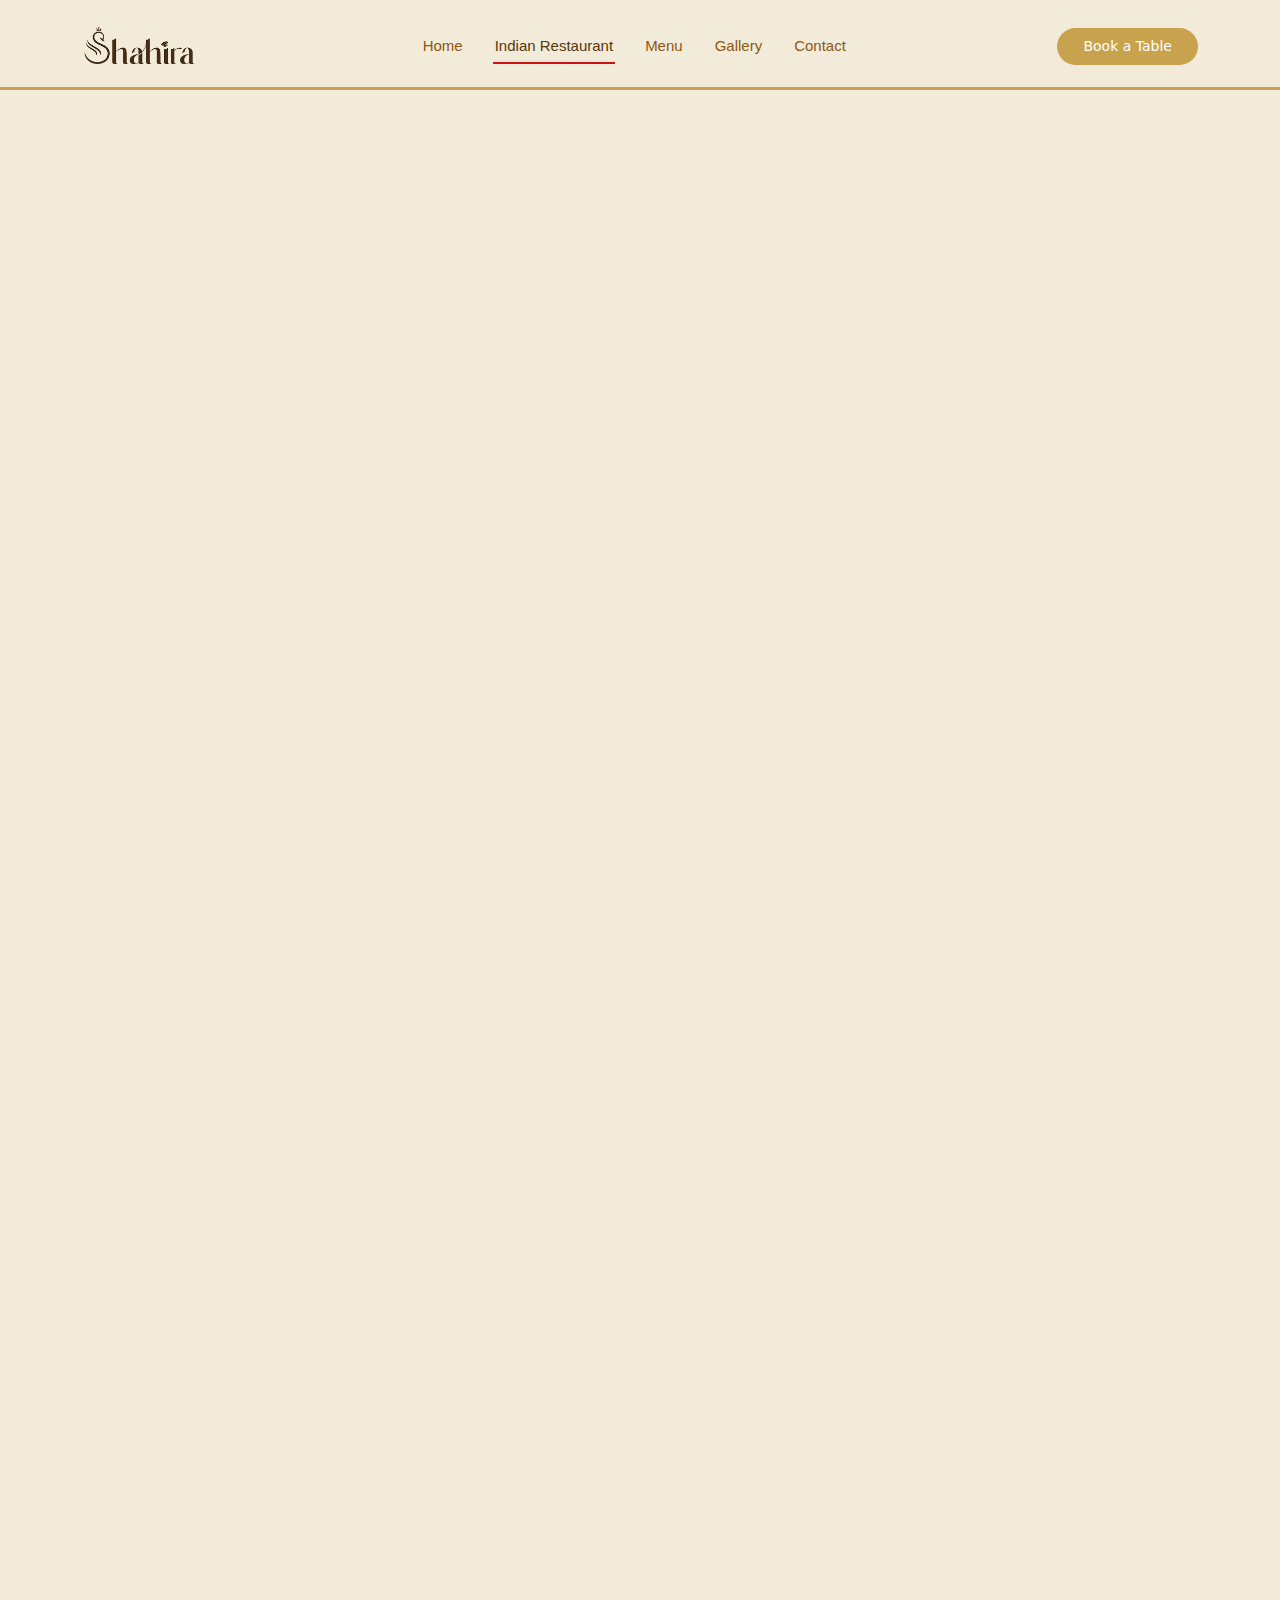
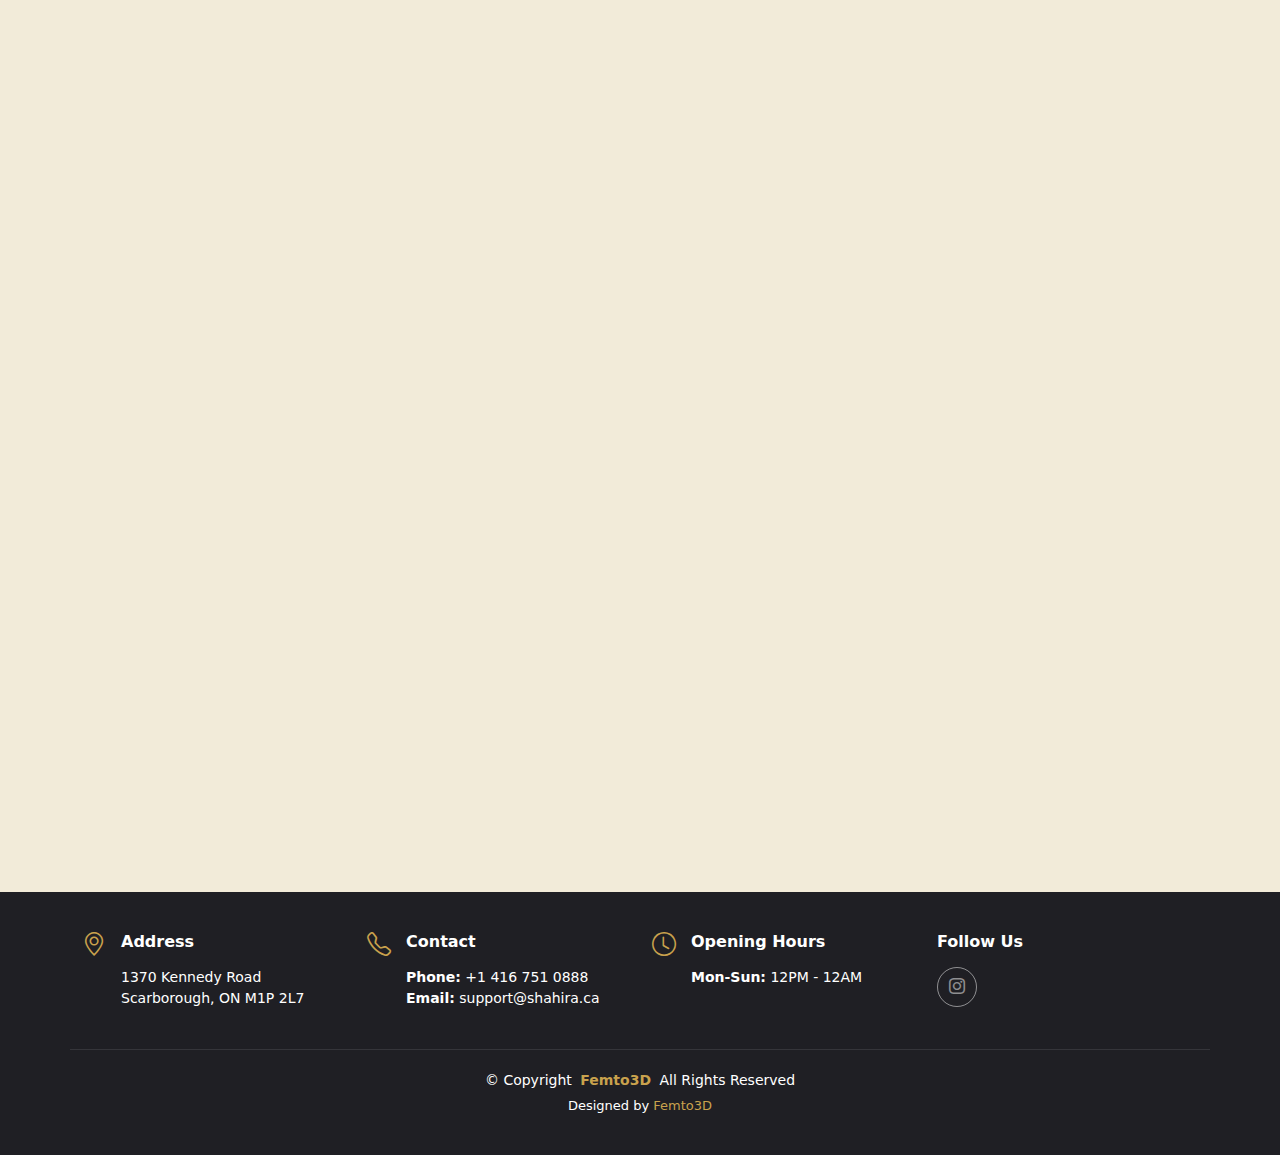
<file: indian-restaurant-scarborough.html>
<!DOCTYPE html>
<html lang="en">

<head>
  <meta charset="utf-8">
  <meta content="width=device-width, initial-scale=1.0" name="viewport">

  <title>Best Indian Restaurant in Scarborough | Shahira Indian Multi Cuisine</title>

  <meta name="description" content="Looking for the best Indian restaurant in Scarborough? Shahira Indian Multi Cuisine offers authentic halal biryani, BBQ, tandoori and Indian specialties at 1370 Kennedy Rd. Call 416-751-0888.">

  <meta name="robots" content="index, follow">
  <link rel="canonical" href="https://shahira.ca/indian-restaurant-scarborough.html">

  <!-- Open Graph -->
  <meta property="og:title" content="Best Indian Restaurant in Scarborough | Shahira">
  <meta property="og:description" content="Authentic Indian & Halal cuisine in Scarborough. Biryani, BBQ, Tandoori & Mandi specialties.">
  <meta property="og:url" content="https://shahira.ca/indian-restaurant-scarborough.html">
  <meta property="og:type" content="website">

  <!-- Favicon -->
  <link rel="icon" href="assets/img/favicon.ico">

  <!-- Vendor CSS -->
  <link href="assets/vendor/bootstrap/css/bootstrap.min.css" rel="stylesheet">
  <link href="assets/vendor/bootstrap-icons/bootstrap-icons.css" rel="stylesheet">
  <link href="assets/vendor/aos/aos.css" rel="stylesheet">

  <!-- Main CSS -->
  <link href="assets/css/main.css" rel="stylesheet">

  <!-- Schema -->
  <script type="application/ld+json">
  {
    "@context": "https://schema.org",
    "@type": "Restaurant",
    "name": "Shahira Indian Multi Cuisine Restaurant",
    "image": "https://shahira.ca/assets/img/hero-img.webp",
    "address": {
      "@type": "PostalAddress",
      "streetAddress": "1370 Kennedy Rd",
      "addressLocality": "Scarborough",
      "addressRegion": "ON",
      "postalCode": "M1P 2L6",
      "addressCountry": "CA"
    },
    "telephone": "+1 416-751-0888",
    "servesCuisine": ["Indian", "Halal", "Arabian"],
    "url": "https://shahira.ca/indian-restaurant-scarborough.html"
  }
  </script>

</head>

<body>

<header id="header" class="header d-flex align-items-center sticky-top">
  <div class="container position-relative d-flex align-items-center justify-content-between">

    <a href="index.html" class="logo d-flex align-items-center">
      <img src="assets/img/shahira_logo.png" alt="Shahira Indian Restaurant Scarborough">
    </a>

    <nav id="navmenu" class="navmenu">
      <ul>
        <li><a href="index.html">Home</a></li>
        <li><a href="indian-restaurant-scarborough.html" class="active">Indian Restaurant</a></li>
        <li><a href="index.html#menu">Menu</a></li>
        <li><a href="index.html#gallery">Gallery</a></li>
        <li><a href="index.html#contact">Contact</a></li>
      </ul>
    </nav>

    <a class="btn-getstarted" href="index.html#book-a-table">Book a Table</a>

  </div>
</header>

<main class="main">

<section class="section">
  <div class="container" data-aos="fade-up">

    <div class="section-title">
      <h1>Best Indian Restaurant in Scarborough</h1>
      <p>Authentic Indian & Halal Cuisine at Shahira</p>
    </div>

    <div class="content">

      <p>
        If you are searching for the best Indian restaurant in Scarborough,
        Shahira Indian Multi Cuisine Restaurant delivers authentic flavors,
        halal-certified meats, and traditional cooking techniques inspired by
        rich Indian heritage.
      </p>

      <h2>Authentic Indian Cuisine in Scarborough</h2>
      <p>
        Located at 1370 Kennedy Road in Scarborough,
        Shahira offers traditional Hyderabadi dum biryani,
        charcoal-grilled tandoori chicken, flavorful seekh kebabs,
        and aromatic South Indian specialties.
      </p>

      <h2>Why Shahira Is a Top Indian Restaurant</h2>
      <ul>
        <li>Premium halal-certified meats</li>
        <li>Traditional Indian and Arabian recipes</li>
        <li>Charcoal BBQ & tandoori specialties</li>
        <li>Freshly prepared biryani & mandi platters</li>
        <li>Warm royal dining atmosphere</li>
      </ul>

      <h2>Signature Indian Dishes</h2>
      <p>
        Our Hyderabadi Chicken Dum Biryani,
        Mutton Biryani, Tandoori Chicken,
        Chicken Tikka, Tangdi Kebab,
        and Madras Grill Chicken are among the most loved dishes in Scarborough.
      </p>

      <h2>Indian & Halal Dining Experience</h2>
      <p>
        Whether you are planning a family dinner,
        celebration, or casual lunch,
        Shahira offers an elegant environment
        paired with attentive hospitality.
      </p>

      <h2>Visit Shahira Today</h2>
      <p>
        Visit Shahira Indian Multi Cuisine Restaurant at
        1370 Kennedy Rd, Scarborough, ON M1P 2L6,
        or call 416-751-0888 to reserve your table.
      </p>

      <div class="text-center mt-4">
        <a href="index.html#menu" class="btn-get-started">View Menu | </a>
        <a href="index.html#book-a-table" class="btn-get-started">Reserve Table</a>
      </div>

    </div>

  </div>
</section>

</main>
<!-- Contact Section -->
    <section id="contact" class="contact section">

      <!-- Section Title -->
      <div class="container section-title" data-aos="fade-up">
        <h2>Contact</h2>
        <p><span>Need Help?</span> <span class="description-title">Contact Us</span></p>
      </div><!-- End Section Title -->

      <div class="container" data-aos="fade-up" data-aos-delay="100">

        <div class="mb-5">
          <iframe style="width: 100%; height: 400px;" src="https://www.google.com/maps/embed?pb=!1m18!1m12!1m3!1d2886.028803794955!2d-79.280827!3d43.762873!2m3!1f0!2f0!3f0!3m2!1i1024!2i768!4f13.1!3m3!1m2!1s0x882b78cc3f5d5e3b%3A0x9939e3b36b9f5bbe!2s1370%20Kennedy%20Rd%2C%20Scarborough%2C%20ON%20M1P%202L7%2C%20Canada!5e0!3m2!1sen!2sus!4v1700000000000" frameborder="0" allowfullscreen=""></iframe>
        </div><!-- End Google Maps -->

        <div class="row gy-4">

          <div class="col-md-6">
            <div class="info-item d-flex align-items-center" data-aos="fade-up" data-aos-delay="200">
              <i class="icon bi bi-geo-alt flex-shrink-0"></i>
              <div>
                <h3>Address</h3>
                <p>1370 Kennedy Road, Scarborough, ON M1P 2L7</p>
              </div>
            </div>
          </div><!-- End Info Item -->

          <div class="col-md-6">
            <div class="info-item d-flex align-items-center" data-aos="fade-up" data-aos-delay="300">
              <i class="icon bi bi-telephone flex-shrink-0"></i>
              <div>
                <h3>Call Us</h3>
                <p>+1 416-751-0888</p>
              </div>
            </div>
          </div><!-- End Info Item -->

          <div class="col-md-6">
            <div class="info-item d-flex align-items-center" data-aos="fade-up" data-aos-delay="400">
              <i class="icon bi bi-envelope flex-shrink-0"></i>
              <div>
                <h3>Email Us</h3>
                <p>support@shahira.ca</p>
              </div>
            </div>
          </div><!-- End Info Item -->

          <div class="col-md-6">
            <div class="info-item d-flex align-items-center" data-aos="fade-up" data-aos-delay="500">
              <i class="icon bi bi-clock flex-shrink-0"></i>
              <div>
                <h3>Opening Hours<br></h3>
                <p><strong>Mon-Sat:</strong> 12PM - 12AM; </p>
              </div>
            </div>
          </div><!-- End Info Item -->

        </div>

        <form action="forms/contact.php" method="post" class="php-email-form" data-aos="fade-up" data-aos-delay="600">
          <div class="row gy-4">

            <div class="col-md-6">
              <input type="text" name="name" class="form-control" placeholder="Your Name" required="">
            </div>

            <div class="col-md-6 ">
              <input type="email" class="form-control" name="email" placeholder="Your Email" required="">
            </div>

            <div class="col-md-12">
              <input type="text" class="form-control" name="subject" placeholder="Subject" required="">
            </div>

            <div class="col-md-12">
              <textarea class="form-control" name="message" rows="6" placeholder="Message" required=""></textarea>
            </div>

            <div class="col-md-12 text-center">
              <div class="loading">Loading</div>
              <div class="error-message"></div>
              <div class="sent-message">Your message has been sent. Thank you!</div>

              <button type="submit">Send Message</button>
            </div>

          </div>
        </form><!-- End Contact Form -->

      </div>

    </section><!-- /Contact Section -->

  </main>

  <footer id="footer" class="footer dark-background">

    <div class="container">
      <div class="row gy-3">
        <div class="col-lg-3 col-md-6 d-flex">
          <i class="bi bi-geo-alt icon"></i>
          <div class="address">
            <h4>Address</h4>
            <p>1370 Kennedy Road</p>
            <p>Scarborough, ON  M1P 2L7</p>
            <p></p>
          </div>

        </div>

        <div class="col-lg-3 col-md-6 d-flex">
          <i class="bi bi-telephone icon"></i>
          <div>
            <h4>Contact</h4>
            <p>
              <strong>Phone:</strong> <span>+1 416 751 0888</span><br>
              <strong>Email:</strong> <span>support@shahira.ca</span><br>
            </p>
          </div>
        </div>

        <div class="col-lg-3 col-md-6 d-flex">
          <i class="bi bi-clock icon"></i>
          <div>
            <h4>Opening Hours</h4>
            <p>
              <strong>Mon-Sun:</strong> <span>12PM - 12AM</span><br>
              <!-- <strong>Sunday</strong>: <span>Closed</span> -->
            </p>
          </div>
        </div>

        <div class="col-lg-3 col-md-6">
          <h4>Follow Us</h4>
          <div class="social-links d-flex">
            <!-- <a href="#" class="twitter"><i class="bi bi-twitter-x"></i></a>
            <a href="#" class="facebook"><i class="bi bi-facebook"></i></a> -->
            <a href="https://www.instagram.com/shahira_ca/" class="instagram"><i class="bi bi-instagram"></i></a>
            <!-- <a href="#" class="linkedin"><i class="bi bi-linkedin"></i></a> -->
          </div>
        </div>

      </div>
    </div>

    <div class="container copyright text-center mt-4">
      <p>© <span>Copyright</span> <a href="https://femto3d.com/"><strong class="px-1 sitename">Femto3D</strong></a>  <span>All Rights Reserved</span></p>
      <div class="credits">
        Designed by <a href="https://femto3d.com/">Femto3D</a> 
      </div>
    </div>

  </footer>

  <!-- Scroll Top -->
  <a href="#" id="scroll-top" class="scroll-top d-flex align-items-center justify-content-center"><i class="bi bi-arrow-up-short"></i></a>

  <!-- Vendor JS Files -->
  <script src="assets/vendor/bootstrap/js/bootstrap.bundle.min.js"></script>
  <!-- <script src="assets/vendor/php-email-form/validate.js"></script> -->
  <script src="assets/vendor/aos/aos.js"></script>
  <script src="assets/vendor/glightbox/js/glightbox.min.js"></script>
  <script src="assets/vendor/purecounter/purecounter_vanilla.js"></script>
  <script src="assets/vendor/swiper/swiper-bundle.min.js"></script>

  <!-- Main JS File -->
  <script src="assets/js/main.js"></script>

  <script src="https://www.google.com/recaptcha/api.js" async defer></script>

  <script>
document.getElementById("reservation-form").addEventListener("submit", function(e) {
  e.preventDefault();

  const form = this;
  const formData = new FormData(form);

  const loading = form.querySelector(".loading");
  const errorMsg = form.querySelector(".error-message");
  const sentMsg = form.querySelector(".sent-message");

  loading.style.display = "block";
  errorMsg.style.display = "none";
  sentMsg.style.display = "none";
  errorMsg.innerHTML = "";

  fetch(form.action, {
    method: "POST",
    body: formData,
    headers: { "Accept": "application/json" }
  })
  .then(res => res.json())
  .then(data => {
    loading.style.display = "none";

    if (data.success == true || data.success == "true") {
      sentMsg.style.display = "block";
      form.reset();
      if (window.grecaptcha) grecaptcha.reset();
    } else {
      errorMsg.innerHTML = "Submission failed. Please try again.";
      errorMsg.style.display = "block";
    }
  })
  .catch(() => {
    loading.style.display = "none";
    errorMsg.innerHTML = "Network error. Please try again.";
    errorMsg.style.display = "block";
  });
});
</script>




</body>

</html>
</file>
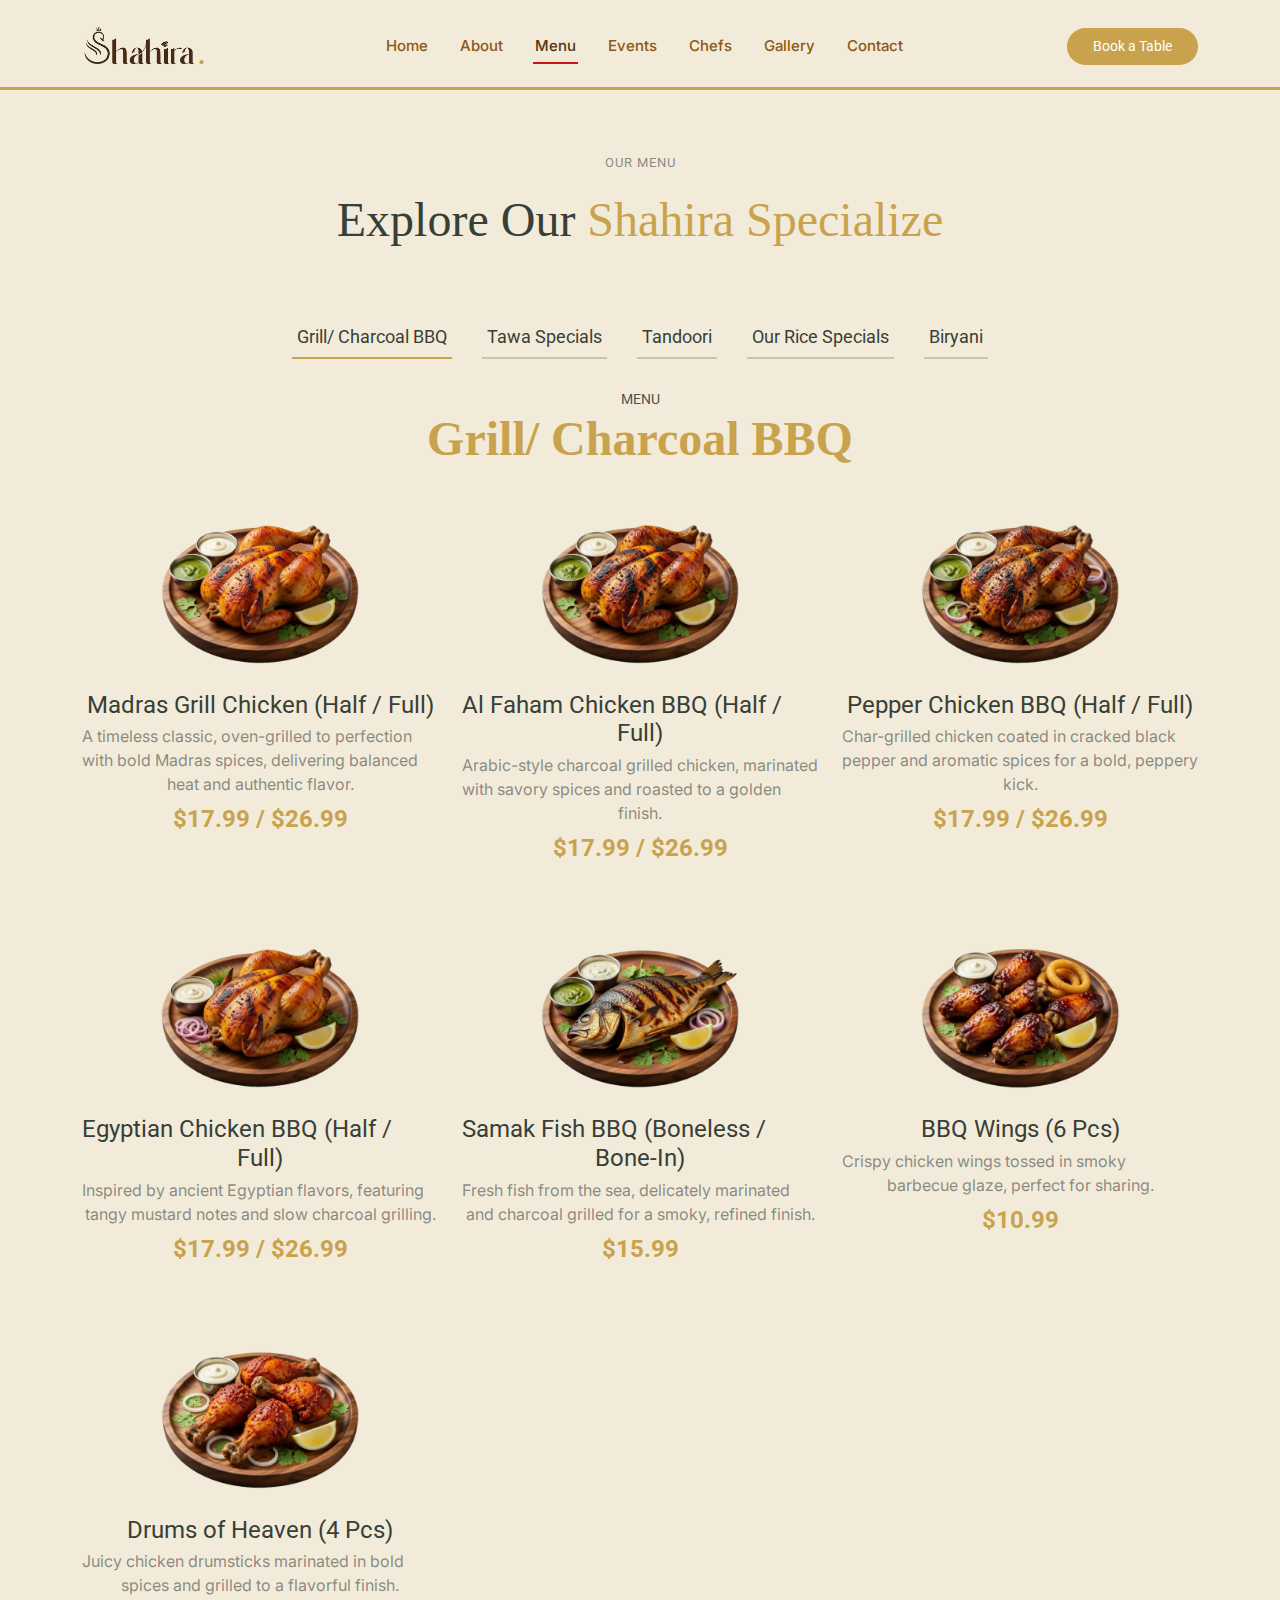
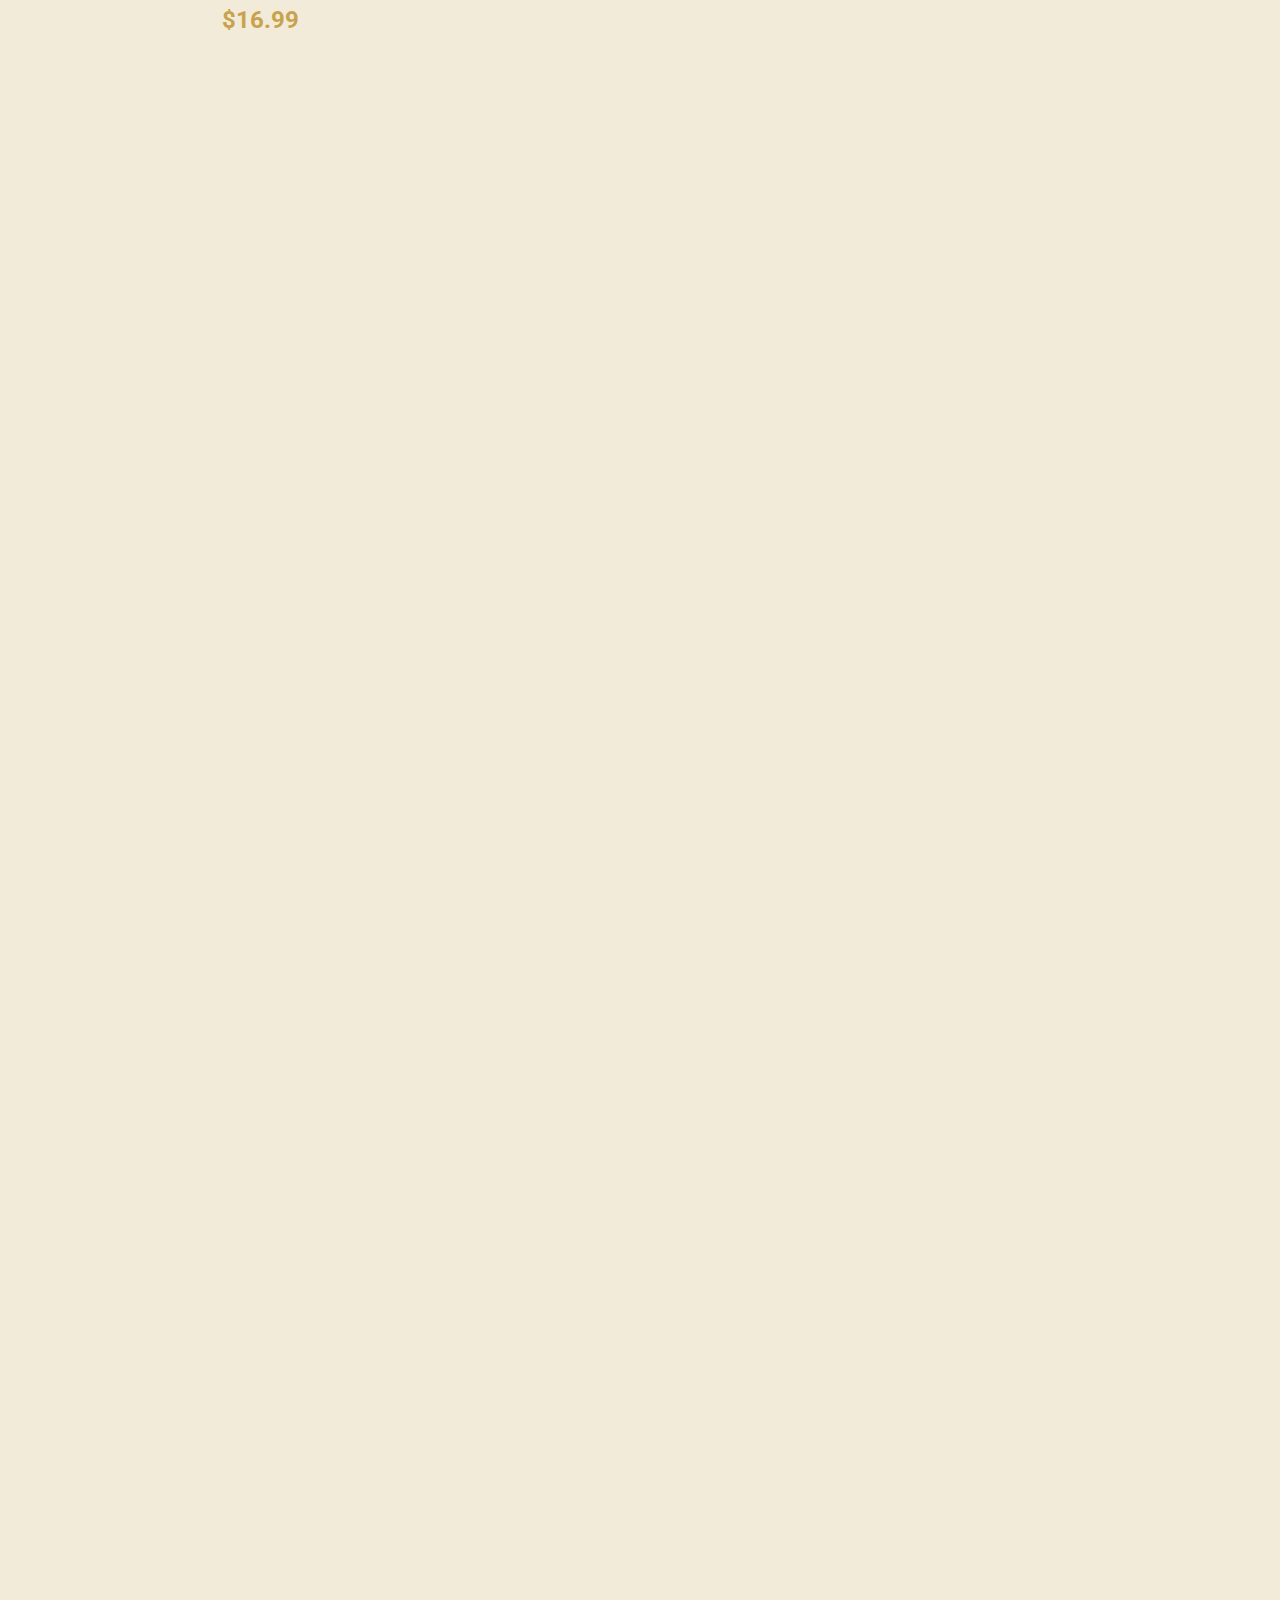
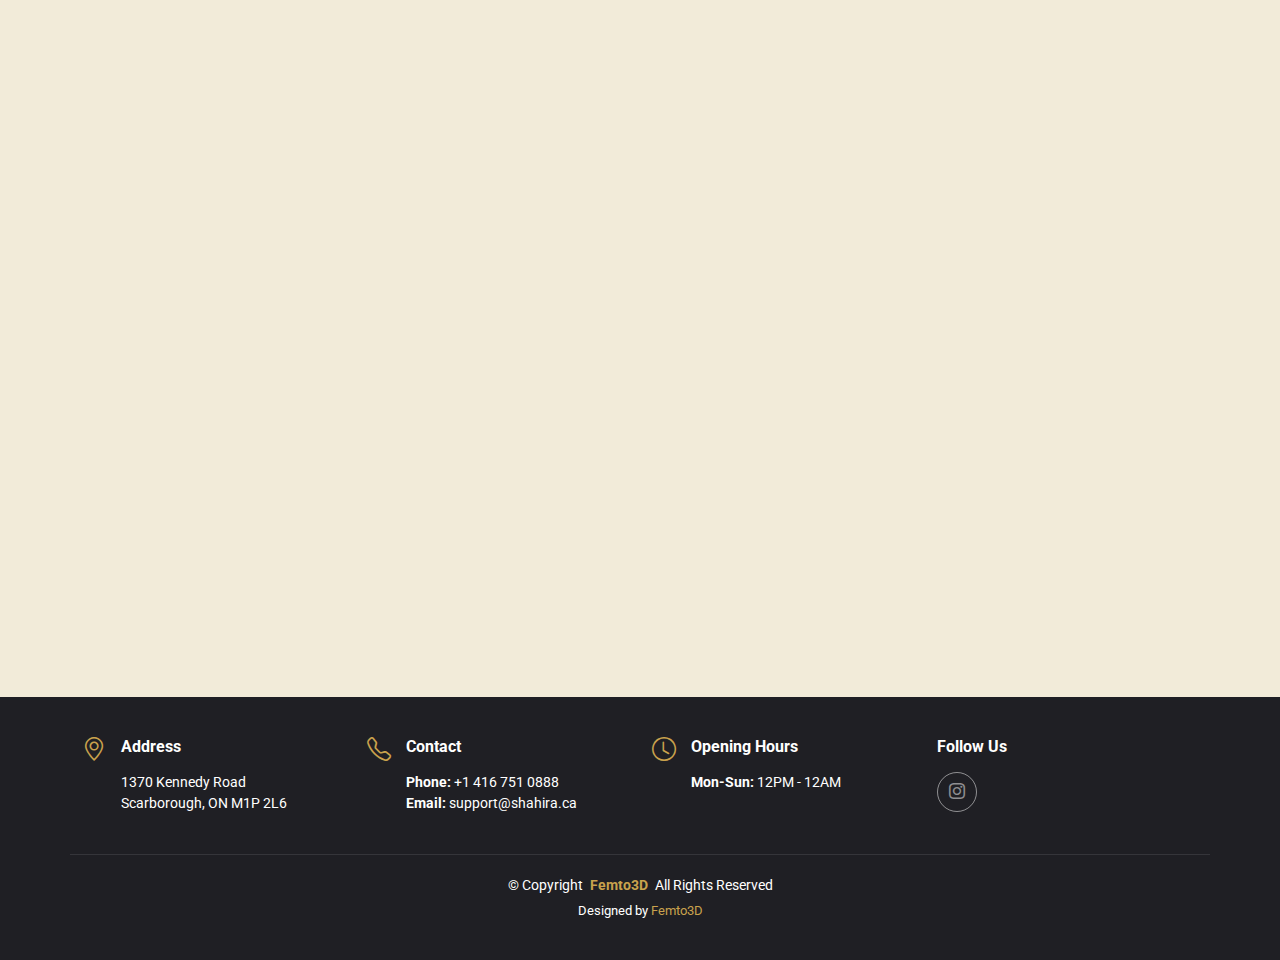
<file: menu.html>
<!DOCTYPE html>
<html lang="en">

<head>
  <meta charset="utf-8">
  <meta content="width=device-width, initial-scale=1.0" name="viewport">
  
  <title>Shahira Indian Multi Cuisine Restaurant | Best Indian & Halal Food in Scarborough</title>
  
  <meta name="description" content="Shahira Indian Multi Cuisine Restaurant in Scarborough offers authentic Indian, Arabian & halal cuisine including biryani, BBQ and mandi. Visit us at 1370 Kennedy Rd or call 416-751-0888.">
  
  <meta name="keywords" content="Indian restaurant Scarborough, halal Indian food Scarborough, best biryani Scarborough, Arabian restaurant Toronto, BBQ restaurant Scarborough">
  
  <meta name="author" content="Shahira Indian Multi Cuisine Restaurant">
  <meta name="robots" content="index, follow">
  <meta name="language" content="English">
  <meta name="revisit-after" content="7 days">
  
  <link rel="canonical" href="https://shahira.ca/">
  
  <!-- Geo Tags -->
  <meta name="geo.region" content="CA-ON">
  <meta name="geo.placename" content="Scarborough">
  <meta name="geo.position" content="43.7527;-79.2769">
  <meta name="ICBM" content="43.7527, -79.2769">
  
  <!-- Open Graph (Facebook & WhatsApp) -->
  <meta property="og:title" content="Shahira Indian Multi Cuisine Restaurant | Scarborough">
  <meta property="og:description" content="Authentic Indian, Arabian & Halal Cuisine in Scarborough. Biryani, BBQ, Mandi & more.">
  <meta property="og:type" content="restaurant">
  <meta property="og:url" content="https://shahira.ca/">
  <meta property="og:image" content="https://shahira.ca/assets/img/hero-img.webp">
  
  <!-- Twitter Card -->
  <meta name="twitter:card" content="summary_large_image">
  <meta name="twitter:title" content="Shahira Indian Multi Cuisine Restaurant">
  <meta name="twitter:description" content="Best Indian & Halal Restaurant in Scarborough.">
  <meta name="twitter:image" content="https://shahira.ca/assets/img/hero-img.webp">


    <!-- Main favicon -->
  <link rel="icon" href="assets/img/favicon.ico" type="image/x-icon">
  
  <!-- PNG favicons -->
  <link rel="icon" type="image/png" sizes="16x16" href="assets/img/favicon-16x16.png">
  <link rel="icon" type="image/png" sizes="32x32" href="assets/img/favicon-32x32.png">
  
  <!-- Apple icon -->
  <link rel="apple-touch-icon" sizes="180x180" href="assets/img/apple-touch-icon.png">
  
  <!-- Android icons -->
  <link rel="icon" type="image/png" sizes="192x192" href="assets/img/android-chrome-192x192.png">
  <link rel="icon" type="image/png" sizes="512x512" href="assets/img/android-chrome-512x512.png">
  
  <!-- Manifest -->
  <link rel="manifest" href="site.webmanifest">


  <!-- Fonts -->
  <link href="https://fonts.googleapis.com" rel="preconnect">
  <link href="https://fonts.gstatic.com" rel="preconnect" crossorigin>
  <link href="https://fonts.googleapis.com/css2?family=Roboto:ital,wght@0,100;0,300;0,400;0,500;0,700;0,900;1,100;1,300;1,400;1,500;1,700;1,900&family=Inter:wght@100;200;300;400;500;600;700;800;900&family=Amatic+SC:wght@400;700&display=swap" rel="stylesheet">

  <!-- Vendor CSS Files -->
  <link href="assets/vendor/bootstrap/css/bootstrap.min.css" rel="stylesheet">
  <link href="assets/vendor/bootstrap-icons/bootstrap-icons.css" rel="stylesheet">
  <link href="assets/vendor/aos/aos.css" rel="stylesheet">
  <link href="assets/vendor/glightbox/css/glightbox.min.css" rel="stylesheet">
  <link href="assets/vendor/swiper/swiper-bundle.min.css" rel="stylesheet">

  <!-- Main CSS File -->
  <link href="assets/css/main.css" rel="stylesheet">
  

  <script type="application/ld+json">
    {
      "@context": "https://schema.org",
      "@type": "Restaurant",
      "name": "Shahira Indian Multi Cuisine Restaurant",
      "image": "https://shahira.ca/assets/img/hero-img.webp",
      "address": {
        "@type": "PostalAddress",
        "streetAddress": "1370 Kennedy Rd",
        "addressLocality": "Scarborough",
        "addressRegion": "ON",
        "postalCode": "M1P 2L6",
        "addressCountry": "CA"
      },
      "geo": {
        "@type": "GeoCoordinates",
        "latitude": 43.762873,
        "longitude": -79.280827
      },
      "telephone": "+1 416-751-0888",
      "email": "support@shahira.ca",
      "url": "https://shahira.ca/",
      "servesCuisine": ["Indian", "Arabian", "Halal", "BBQ", "Biryani"],
      "priceRange": "$$",
      "openingHours": "Mo-Su 12:00-24:00"
    }
  </script>



</head>

<body class="index-page">

  <header id="header" class="header d-flex align-items-center sticky-top">
    <div class="container position-relative d-flex align-items-center justify-content-between">

      <a href="index.html" class="logo d-flex align-items-center me-auto me-xl-0">
        <!-- Uncomment the line below if you also wish to use an image logo -->
        <img src="assets/img/shahira_logo.png" class="logo-img" alt="Shahira Indian Multi Cuisine Restaurant Scarborough">

        <span>.</span>
      </a>

      <nav id="navmenu" class="navmenu">
        <ul>
          <li><a href="shahira.ca/#hero" class="active">Home<br></a></li>
          <li><a href="shahira.ca/#about">About</a></li>
          <li><a href="shahira.ca/#menu">Menu</a></li>
          <li><a href="shahira.ca/#events">Events</a></li>
          <li><a href="shahira.ca/#chefs">Chefs</a></li>
          <li><a href="shahira.ca/#gallery">Gallery</a></li>
          <!-- <li class="dropdown"><a href="#"><span>Dropdown</span> <i class="bi bi-chevron-down toggle-dropdown"></i></a>
            <ul>
              <li><a href="#">Dropdown 1</a></li>
              <li class="dropdown"><a href="#"><span>Deep Dropdown</span> <i class="bi bi-chevron-down toggle-dropdown"></i></a>
                <ul>
                  <li><a href="#">Deep Dropdown 1</a></li>
                  <li><a href="#">Deep Dropdown 2</a></li>
                  <li><a href="#">Deep Dropdown 3</a></li>
                  <li><a href="#">Deep Dropdown 4</a></li>
                  <li><a href="#">Deep Dropdown 5</a></li>
                </ul>
              </li>
              <li><a href="#">Dropdown 2</a></li>
              <li><a href="#">Dropdown 3</a></li>
              <li><a href="#">Dropdown 4</a></li>
            </ul>
          </li> --> 
          <li><a href="#contact">Contact</a></li>
        </ul>
        <i class="mobile-nav-toggle d-xl-none bi bi-list"></i>
      </nav>

      <a class="btn-getstarted" href="index.html#book-a-table">Book a Table</a>
      
    </div>
  </header>
  

  <main class="main">

    <!-- Menu Section -->
    <section id="menu" class="menu section">

      <!-- Section Title -->
      <div class="container section-title" data-aos="fade-up">
        <h2>Our Menu</h2>
        <p><span>Explore Our</span> <span class="description-title">Shahira Specialize</span></p>
      </div><!-- End Section Title -->

      <div class="container">

        <ul class="nav nav-tabs d-flex justify-content-center" data-aos="fade-up" data-aos-delay="100">

          <li class="nav-item">
            <a class="nav-link active show" data-bs-toggle="tab" data-bs-target="#menu-grill">
              <h4>Grill/ Charcoal BBQ</h4>
            </a>
          </li><!-- End tab nav item -->

          <li class="nav-item">
            <a class="nav-link" data-bs-toggle="tab" data-bs-target="#menu-Tawa-Specials">
              <h4>Tawa Specials</h4>
            </a>
          </li><!-- End tab nav item -->

          <li class="nav-item">
            <a class="nav-link" data-bs-toggle="tab" data-bs-target="#menu-Tandoori">
              <h4>Tandoori</h4>
            </a>
          </li><!-- End tab nav item -->

          <li class="nav-item">
            <a class="nav-link" data-bs-toggle="tab" data-bs-target="#menu-Rice-Specials">
              <h4>Our Rice Specials</h4>
            </a>
          </li><!-- End tab nav item -->

          <li class="nav-item">
            <a class="nav-link" data-bs-toggle="tab" data-bs-target="#menu-Briyani">
              <h4>Biryani</h4>
            </a>
          </li><!-- End tab nav item -->

        </ul>

        <div class="tab-content" data-aos="fade-up" data-aos-delay="200">

          <div class="tab-pane fade active show" id="menu-grill">

            <div class="tab-header text-center">
              <p>Menu</p>
              <h3>Grill/ Charcoal BBQ</h3>
            </div>

            <div class="row gy-5">

              <!-- Madras Grill Chicken -->
              <div class="col-lg-4 menu-item">
                <a href="assets/img/menu/grill/madras-grill-chicken.webp" class="glightbox">
                  <img src="assets/img/menu/grill/madras-grill-chicken.webp" class="menu-img img-fluid" alt="Madras Grill Chicken">
                </a>
                <h4>Madras Grill Chicken (Half / Full)</h4>
                <p class="ingredients">
                  A timeless classic, oven-grilled to perfection with bold Madras spices, delivering balanced heat and authentic flavor.
                </p>
                <p class="price">$17.99 / $26.99</p>
              </div>

              <!-- Al Faham Chicken -->
              <div class="col-lg-4 menu-item">
                <a href="assets/img/menu/grill/al-faham-chicken.webp" class="glightbox">
                  <img src="assets/img/menu/grill/al-faham-chicken.webp" class="menu-img img-fluid" alt="Al Faham Chicken BBQ">
                </a>
                <h4>Al Faham Chicken BBQ (Half / Full)</h4>
                <p class="ingredients">
                  Arabic-style charcoal grilled chicken, marinated with savory spices and roasted to a golden finish.
                </p>
                <p class="price">$17.99 / $26.99</p>
              </div>

              <!-- Pepper Chicken BBQ -->
              <div class="col-lg-4 menu-item">
                <a href="assets/img/menu/grill/pepper-chicken-bbq.webp" class="glightbox">
                  <img src="assets/img/menu/grill/pepper-chicken-bbq.webp" class="menu-img img-fluid" alt="Pepper Chicken BBQ">
                </a>
                <h4>Pepper Chicken BBQ (Half / Full)</h4>
                <p class="ingredients">
                  Char-grilled chicken coated in cracked black pepper and aromatic spices for a bold, peppery kick.
                </p>
                <p class="price">$17.99 / $26.99</p>
              </div>

              <!-- Egyptian Chicken BBQ -->
              <div class="col-lg-4 menu-item">
                <a href="assets/img/menu/grill/egyptian-chicken-bbq.webp" class="glightbox">
                  <img src="assets/img/menu/grill/egyptian-chicken-bbq.webp" class="menu-img img-fluid" alt="Egyptian Chicken BBQ">
                </a>
                <h4>Egyptian Chicken BBQ (Half / Full)</h4>
                <p class="ingredients">
                  Inspired by ancient Egyptian flavors, featuring tangy mustard notes and slow charcoal grilling.
                </p>
                <p class="price">$17.99 / $26.99</p>
              </div>

              <!-- Samak Fish BBQ -->
              <div class="col-lg-4 menu-item">
                <a href="assets/img/menu/grill/samak-fish-bbq.webp" class="glightbox">
                  <img src="assets/img/menu/grill/samak-fish-bbq.webp" class="menu-img img-fluid" alt="Samak Fish BBQ">
                </a>
                <h4>Samak Fish BBQ (Boneless / Bone-In)</h4>
                <p class="ingredients">
                  Fresh fish from the sea, delicately marinated and charcoal grilled for a smoky, refined finish.
                </p>
                <p class="price">$15.99</p>
              </div>

              <!-- BBQ Wings -->
              <div class="col-lg-4 menu-item">
                <a href="assets/img/menu/grill/bbq-wings.webp" class="glightbox">
                  <img src="assets/img/menu/grill/bbq-wings.webp" class="menu-img img-fluid" alt="BBQ Wings">
                </a>
                <h4>BBQ Wings (6 Pcs)</h4>
                <p class="ingredients">
                  Crispy chicken wings tossed in smoky barbecue glaze, perfect for sharing.
                </p>
                <p class="price">$10.99</p>
              </div>

              <!-- Drums of Heaven -->
              <div class="col-lg-4 menu-item">
                <a href="assets/img/menu/grill/drums-of-heaven.webp" class="glightbox">
                  <img src="assets/img/menu/grill/drums-of-heaven.webp" class="menu-img img-fluid" alt="Drums of Heaven">
                </a>
                <h4>Drums of Heaven (4 Pcs)</h4>
                <p class="ingredients">
                  Juicy chicken drumsticks marinated in bold spices and grilled to a flavorful finish.
                </p>
                <p class="price">$16.99</p>
              </div>


            </div>
          </div><!-- End Grill/ Charcoal BBQ Menu Content -->

          <div class="tab-pane fade" id="menu-Tawa-Specials">

            <div class="tab-header text-center">
              <p>Menu</p>
              <h3>Tawa Specials</h3>
            </div>

            <div class="row gy-5">

              <!-- Dejaj (Chicken) Meshwy -->
              <div class="col-lg-4 menu-item">
                <a href="assets/img/menu/tawa/dejaj-chicken-meshwy.webp" class="glightbox">
                  <img src="assets/img/menu/tawa/dejaj-chicken-meshwy.webp" class="menu-img img-fluid" alt="Dejaj Chicken Meshwy">
                </a>
                <h4>Dejaj (Chicken) Meshwy</h4>
                <p class="ingredients">
                  Juicy chicken marinated in special Arabian spices and tawa grilled to deliver bold, smoky flavor.
                </p>
                <p class="price">$17.99</p>
              </div>

              <!-- Samak (Fish) Meshwy -->
              <div class="col-lg-4 menu-item">
                <a href="assets/img/menu/tawa/samak-fish-meshwy.webp" class="glightbox">
                  <img src="assets/img/menu/tawa/samak-fish-meshwy.webp" class="menu-img img-fluid" alt="Samak Fish Meshwy">
                </a>
                <h4>Samak (Fish) Meshwy</h4>
                <p class="ingredients">
                  Fresh fish seasoned with Shahira’s signature Arabic masala and grilled gently on the tawa.
                </p>
                <p class="price">$15.99</p>
              </div>

              <!-- Rubian (Prawn / Shrimp) Meshwy -->
              <div class="col-lg-4 menu-item">
                <a href="assets/img/menu/tawa/rubian-prawn-meshwy.webp" class="glightbox">
                  <img src="assets/img/menu/tawa/rubian-prawn-meshwy.webp" class="menu-img img-fluid" alt="Rubian Prawn Meshwy">
                </a>
                <h4>Rubian (Prawn / Shrimp) Meshwy</h4>
                <p class="ingredients">
                  Succulent prawns cooked repeatedly to perfection in special Arabian masala on a hot tawa.
                </p>
                <p class="price">$16.99</p>
              </div>

              <!-- Grill / BBQ / Tawa Platter -->
              <div class="col-lg-4 menu-item">
                <a href="assets/img/menu/tawa/grill-bbq-tawa-platter.webp" class="glightbox">
                  <img src="assets/img/menu/tawa/grill-bbq-tawa-platter.webp" class="menu-img img-fluid" alt="Grill BBQ Tawa Platter">
                </a>
                <h4>Grill · BBQ · Tawa Platter (Half / Full)</h4>
                <p class="ingredients">
                  A grand selection of grilled, BBQ, and tawa specialties served together for the ultimate feast.
                </p>
                <p class="price">$34.99 / $52.99</p>
              </div>

            </div>
          </div><!-- End Tawa Menu Content -->

          <div class="tab-pane fade" id="menu-Tandoori">

            <div class="tab-header text-center">
              <p>Menu</p>
              <h3>Tandoori</h3>
            </div>

            <div class="row gy-5">
              
              <!-- Achari Paneer / Soya Chap -->
              <div class="col-lg-4 menu-item">
                <a href="assets/img/menu/tandoori/achari-paneer.webp" class="glightbox">
                  <img src="assets/img/menu/tandoori/achari-paneer.webp" class="menu-img img-fluid" alt="Achari Paneer Tikka">
                </a>
                <h4>Achari Paneer / Soya Chap</h4>
                <p class="ingredients">
                  Paneer or soya chap marinated in tangy pickled spices and grilled to a light char.
                </p>
                <p class="price">$15.99</p>
              </div>

              <!-- Zafrani Paneer / Soya Chap -->
              <div class="col-lg-4 menu-item">
                <a href="assets/img/menu/tandoori/zafrani-paneer.webp" class="glightbox">
                  <img src="assets/img/menu/tandoori/zafrani-paneer.webp" class="menu-img img-fluid" alt="Zafrani Paneer Tikka">
                </a>
                <h4>Zafrani Paneer / Soya Chap</h4>
                <p class="ingredients">
                  Saffron-infused creamy marinade with delicate spices, grilled for rich aroma.
                </p>
                <p class="price">$15.99</p>
              </div>

              <!-- Tandoori Chicken -->
              <div class="col-lg-4 menu-item">
                <a href="assets/img/menu/tandoori/tandoori-chicken.webp" class="glightbox">
                  <img src="assets/img/menu/tandoori/tandoori-chicken.webp" class="menu-img img-fluid" alt="Tandoori Chicken">
                </a>
                <h4>Tandoori Chicken (Half / Full)</h4>
                <p class="ingredients">
                  Classic yogurt-marinated chicken slow roasted in the tandoor with smoky char.
                </p>
                <p class="price">$16.99 / $25.99</p>
              </div>

              <!-- Pachi Mirchi Chicken Tikka -->
              <div class="col-lg-4 menu-item">
                <a href="assets/img/menu/tandoori/pachi-mirchi-chicken.webp" class="glightbox">
                  <img src="assets/img/menu/tandoori/pachi-mirchi-chicken.webp" class="menu-img img-fluid" alt="Pachi Mirchi Chicken Tikka">
                </a>
                <h4>Pachi Mirchi Chicken Tikka</h4>
                <p class="ingredients">
                  Green chili and herb marinated chicken tikka with bold South Indian heat.
                </p>
                <p class="price">$16.99</p>
              </div>

              <!-- Shahira Chicken Tikka -->
              <div class="col-lg-4 menu-item">
                <a href="assets/img/menu/tandoori/shahira-chicken-tikka.webp" class="glightbox">
                  <img src="assets/img/menu/tandoori/shahira-chicken-tikka.webp" class="menu-img img-fluid" alt="Shahira Chicken Tikka">
                </a>
                <h4>Shahira Chicken Tikka</h4>
                <p class="ingredients">
                  Our signature tandoori tikka, richly spiced, juicy, and perfectly grilled.
                </p>
                <p class="price">$16.99</p>
              </div>

              <!-- Achari Chicken Tikka -->
              <div class="col-lg-4 menu-item">
                <a href="assets/img/menu/tandoori/achari-chicken-tikka.webp" class="glightbox">
                  <img src="assets/img/menu/tandoori/achari-chicken-tikka.webp" class="menu-img img-fluid" alt="Achari Chicken Tikka">
                </a>
                <h4>Achari Chicken Tikka</h4>
                <p class="ingredients">
                  Tangy pickle-spiced chicken tikka grilled for a bold and zesty flavor.
                </p>
                <p class="price">$16.99</p>
              </div>

              <!-- Afghan Chicken Tikka -->
              <div class="col-lg-4 menu-item">
                <a href="assets/img/menu/tandoori/afghan-chicken-tikka.webp" class="glightbox">
                  <img src="assets/img/menu/tandoori/afghan-chicken-tikka.webp" class="menu-img img-fluid" alt="Afghan Chicken Tikka">
                </a>
                <h4>Afghan Chicken Tikka</h4>
                <p class="ingredients">
                  Creamy cashew-based marinade with mild spices and a delicate smoky finish.
                </p>
                <p class="price">$16.99</p>
              </div>

              <!-- Tangdi Kebab -->
              <div class="col-lg-4 menu-item">
                <a href="assets/img/menu/tandoori/tangdi-kebab.webp" class="glightbox">
                  <img src="assets/img/menu/tandoori/tangdi-kebab.webp" class="menu-img img-fluid" alt="Tangdi Kebab">
                </a>
                <h4>Tangdi Kebab (3 Pcs)</h4>
                <p class="ingredients">
                  Juicy tandoori chicken drumsticks marinated in robust spices and grilled.
                </p>
                <p class="price">$18.99</p>
              </div>

              <!-- Mango Prawn / Shrimp Tikka -->
              <div class="col-lg-4 menu-item">
                <a href="assets/img/menu/tandoori/mango-prawn-tikka.webp" class="glightbox">
                  <img src="assets/img/menu/tandoori/mango-prawn-tikka.webp" class="menu-img img-fluid" alt="Mango Prawn Tikka">
                </a>
                <h4>Mango Prawn / Shrimp Tikka</h4>
                <p class="ingredients">
                  Succulent prawns glazed with mango marinade and lightly charred in the tandoor.
                </p>
                <p class="price">$18.99</p>
              </div>

              <!-- Anar Fish Tikka -->
              <div class="col-lg-4 menu-item">
                <a href="assets/img/menu/tandoori/anar-fish-tikka.webp" class="glightbox">
                  <img src="assets/img/menu/tandoori/anar-fish-tikka.webp" class="menu-img img-fluid" alt="Anar Fish Tikka">
                </a>
                <h4>Anar Fish Tikka</h4>
                <p class="ingredients">
                  Fish tikka marinated with pomegranate glaze and grilled for a tangy finish.
                </p>
                <p class="price">$17.99</p>
              </div>

              <!-- Chicken Seekh Kebab -->
              <div class="col-lg-4 menu-item">
                <a href="assets/img/menu/tandoori/chicken-seekh-kebab.webp" class="glightbox">
                  <img src="assets/img/menu/tandoori/chicken-seekh-kebab.webp" class="menu-img img-fluid" alt="Chicken Seekh Kebab">
                </a>
                <h4>Chicken Seekh Kebab</h4>
                <p class="ingredients">
                  Minced chicken skewers seasoned with herbs and grilled over open flame.
                </p>
                <p class="price">$16.99</p>
              </div>

              <!-- Mutton Seekh Kebab -->
              <div class="col-lg-4 menu-item">
                <a href="assets/img/menu/tandoori/mutton-seekh-kebab.webp" class="glightbox">
                  <img src="assets/img/menu/tandoori/mutton-seekh-kebab.webp" class="menu-img img-fluid" alt="Mutton Seekh Kebab">
                </a>
                <h4>Mutton Seekh Kebab</h4>
                <p class="ingredients">
                  Spiced minced mutton kebabs grilled to a smoky, rich and juicy texture.
                </p>
                <p class="price">$18.99</p>
              </div>

            </div>
          </div><!-- End Tandoori Menu Content -->

          <div class="tab-pane fade" id="menu-Rice-Specials">

            <div class="tab-header text-center">
              <p>Menu</p>
              <h3>Mandi/Kabsa (Arabian Rice) SINGLE/TWIN</h3>
            </div>

            <div class="row gy-5">

              <!-- Chicken Kabsa -->
              <div class="col-lg-4 menu-item">
                <a href="assets/img/menu/rice/chicken-kabsa.webp" class="glightbox">
                  <img src="assets/img/menu/rice/chicken-kabsa.webp" class="menu-img img-fluid" alt="Chicken Kabsa">
                </a>
                <h4>Chicken Kabsa (Single / Twin)</h4>
                <p class="ingredients">
                  Traditional Arabian spiced rice served with tender, slow-cooked chicken.
                </p>
                <p class="price">$17.99 / $34.99</p>
              </div>

              <!-- Mutton Kabsa -->
              <div class="col-lg-4 menu-item">
                <a href="assets/img/menu/rice/mutton-kabsa.webp" class="glightbox">
                  <img src="assets/img/menu/rice/mutton-kabsa.webp" class="menu-img img-fluid" alt="Mutton Kabsa">
                </a>
                <h4>Mutton Kabsa (Single / Twin)</h4>
                <p class="ingredients">
                  Fragrant Arabian rice paired with succulent mutton, slow-cooked to perfection.
                </p>
                <p class="price">$19.99 / $38.99</p>
              </div>

              <!-- Grill Chicken Mandi -->
              <div class="col-lg-4 menu-item">
                <a href="assets/img/menu/rice/grill-chicken-mandi.webp" class="glightbox">
                  <img src="assets/img/menu/rice/grill-chicken-mandi.webp" class="menu-img img-fluid" alt="Grill Chicken Mandi">
                </a>
                <h4>Grill Chicken Mandi (Single / Twin)</h4>
                <p class="ingredients">
                  Aromatic mandi rice served with juicy grilled chicken and traditional spices.
                </p>
                <p class="price">$17.99 / $34.99</p>
              </div>

              <!-- BBQ Chicken Mandi -->
              <div class="col-lg-4 menu-item">
                <a href="assets/img/menu/rice/bbq-chicken-mandi.webp" class="glightbox">
                  <img src="assets/img/menu/rice/bbq-chicken-mandi.webp" class="menu-img img-fluid" alt="BBQ Chicken Mandi">
                </a>
                <h4>BBQ Chicken Mandi (Single / Twin)</h4>
                <p class="ingredients">
                  Charcoal BBQ chicken served over slow-cooked mandi rice of your choice.
                </p>
                <p class="price">$17.99 / $34.99</p>
              </div>

              <!-- Samak Fish Mandi -->
              <div class="col-lg-4 menu-item">
                <a href="assets/img/menu/rice/fish-mandi.webp" class="glightbox">
                  <img src="assets/img/menu/rice/fish-mandi.webp" class="menu-img img-fluid" alt="Samak Fish Mandi">
                </a>
                <h4>Samak (Fish) Mandi (Single / Twin)</h4>
                <p class="ingredients">
                  Fresh fish delicately spiced and served with traditional Arabian mandi rice.
                </p>
                <p class="price">$18.99 / $35.99</p>
              </div>

              <!-- Rubian Prawn Mandi -->
              <div class="col-lg-4 menu-item">
                <a href="assets/img/menu/rice/prawn-mandi.webp" class="glightbox">
                  <img src="assets/img/menu/rice/prawn-mandi.webp" class="menu-img img-fluid" alt="Rubian Prawn Mandi">
                </a>
                <h4>Rubian (Prawn) Mandi (Single / Twin)</h4>
                <p class="ingredients">
                  Succulent prawns served with aromatic mandi rice and Arabian spices.
                </p>
                <p class="price">$18.99 / $35.99</p>
              </div>

              <!-- Mutton Shank Mandi -->
              <div class="col-lg-4 menu-item">
                <a href="assets/img/menu/rice/mutton-shank-mandi.webp" class="glightbox">
                  <img src="assets/img/menu/rice/mutton-shank-mandi.webp" class="menu-img img-fluid" alt="Mutton Shank Mandi">
                </a>
                <h4>Mutton Shank Mandi (Single / Twin)</h4>
                <p class="ingredients">
                  Slow-braised mutton shank served on rich mandi rice for a royal experience.
                </p>
                <p class="price">$21.99 / $40.99</p>
              </div>

              <!-- Mutton Ghee Roast Mandi -->
              <div class="col-lg-4 menu-item">
                <a href="assets/img/menu/rice/mutton-ghee-roast-mandi.webp" class="glightbox">
                  <img src="assets/img/menu/rice/mutton-ghee-roast-mandi.webp" class="menu-img img-fluid" alt="Mutton Ghee Roast Mandi">
                </a>
                <h4>Mutton Ghee Roast Mandi (Single / Twin)</h4>
                <p class="ingredients">
                  Spicy ghee-roasted mutton paired with fragrant Arabian mandi rice.
                </p>
                <p class="price">$19.99 / $38.99</p>
              </div>

              <!-- Mutton Pepper Fry Mandi -->
              <div class="col-lg-4 menu-item">
                <a href="assets/img/menu/rice/mutton-pepper-fry-mandi.webp" class="glightbox">
                  <img src="assets/img/menu/rice/mutton-pepper-fry-mandi.webp" class="menu-img img-fluid" alt="Mutton Pepper Fry Mandi">
                </a>
                <h4>Mutton Pepper Fry Mandi (Single / Twin)</h4>
                <p class="ingredients">
                  Peppery mutton fry served atop aromatic mandi rice with bold flavors.
                </p>
                <p class="price">$19.99 / $38.99</p>
              </div>

              <!-- Paneer Ghee Roast Mandi -->
              <div class="col-lg-4 menu-item">
                <a href="assets/img/menu/rice/paneer-ghee-roast-mandi.webp" class="glightbox">
                  <img src="assets/img/menu/rice/paneer-ghee-roast-mandi.webp" class="menu-img img-fluid" alt="Paneer Ghee Roast Mandi">
                </a>
                <h4>Paneer Ghee Roast Mandi (Single / Twin)</h4>
                <p class="ingredients">
                  Soft paneer tossed in ghee roast masala, served with mandi rice.
                </p>
                <p class="price">$15.99 / $30.99</p>
              </div>

              <!-- Shahira King Mandi -->
              <div class="col-lg-4 menu-item">
                <a href="assets/img/menu/rice/shahira-king-mandi.webp" class="glightbox">
                  <img src="assets/img/menu/rice/shahira-king-mandi.webp" class="menu-img img-fluid" alt="Shahira King Mandi">
                </a>
                <h4>Shahira King Mandi (Mix Meats)</h4>
                <p class="ingredients">
                  A grand platter of mixed meats served on aromatic mandi rice, made for sharing.
                </p>
                <p class="price">$150</p>
              </div>


            </div>
          </div><!-- End Rice Specials Menu Content -->

          <div class="tab-pane fade" id="menu-Briyani">

            <div class="tab-header text-center">
              <p>Menu</p>
              <h3>Briyani</h3>
            </div>

            <div class="row gy-5">

              <!-- Hyderabadi Dum Biryani -->
              <div class="col-lg-4 menu-item">
                <a href="assets/img/menu/biryani/hyderabadi-dum-biryani.webp" class="glightbox">
                  <img src="assets/img/menu/biryani/hyderabadi-dum-biryani.webp" class="menu-img img-fluid" alt="Hyderabadi Dum Biryani">
                </a>
                <h4>Hyderabadi Chicken / Mutton Dum Biryani</h4>
                <p class="ingredients">
                  Classic Hyderabadi-style dum biryani layered with aromatic basmati rice and slow-cooked meats.
                </p>
                <p class="price">$17.99 / $19.99</p>
              </div>

              <!-- Madras Bhai Biryani -->
              <div class="col-lg-4 menu-item">
                <a href="assets/img/menu/biryani/madras-bhai-biryani.webp" class="glightbox">
                  <img src="assets/img/menu/biryani/madras-bhai-biryani.webp" class="menu-img img-fluid" alt="Madras Bhai Biryani">
                </a>
                <h4>Madras Bhai Chicken / Mutton Biryani (Weekend)</h4>
                <p class="ingredients">
                  South Indian–inspired biryani with bold spices and rich masala, available on weekends.
                </p>
                <p class="price">$17.99 / $19.99</p>
              </div>

              <!-- Veg Biryani -->
              <div class="col-lg-4 menu-item">
                <a href="assets/img/menu/biryani/veg-biryani.webp" class="glightbox">
                  <img src="assets/img/menu/biryani/veg-biryani.webp" class="menu-img img-fluid" alt="Veg Biryani">
                </a>
                <h4>Veg Biryani</h4>
                <p class="ingredients">
                  Fragrant basmati rice cooked with fresh vegetables and traditional biryani spices.
                </p>
                <p class="price">$15.99</p>
              </div>

              <!-- Steamed Rice -->
              <div class="col-lg-4 menu-item">
                <a href="assets/img/menu/biryani/steamed-rice.webp" class="glightbox">
                  <img src="assets/img/menu/biryani/steamed-rice.webp" class="menu-img img-fluid" alt="Steamed Rice">
                </a>
                <h4>Steamed Rice</h4>
                <p class="ingredients">
                  Plain steamed basmati rice, the perfect accompaniment to curries and gravies.
                </p>
                <p class="price">$6.99</p>
              </div>

            </div>
          </div><!-- End Briyani Menu Content -->

        </div>

      </div>

    </section><!-- /Menu Section -->


    <!-- Book A Table Section -->
    <section id="book-a-table" class="book-a-table section">

      <!-- Section Title -->
      <div class="container section-title" data-aos="fade-up">
        <h2>Reservation</h2>
        <p><span>Book Your</span> <span class="description-title">Table With Us<br></span></p>
      </div><!-- End Section Title -->

      <div class="container">

        <div class="row g-0" data-aos="fade-up" data-aos-delay="100">

          <div class="col-lg-4 reservation-img" style="background-image: url(assets/img/reservation.jpg);"></div>

          <div class="col-lg-8 d-flex align-items-center reservation-form-bg" data-aos="fade-up" data-aos-delay="200">
            <!-- <form action="forms/book-a-table.php" method="post" role="form" class="php-email-form"> -->
            <form id="reservation-form"
              action="https://formsubmit.co/ajax/reservations@shahira.ca"
              method="POST"
              class="php-email-form">

              <input type="hidden" name="_subject" value="New Table Reservation Request">
              
              <input type="hidden" name="_template" value="table">

              
              <!-- Spam honeypot -->
              
              <input type="text" name="_honey" style="display:none">


              <div class="row gy-4">
                <div class="col-lg-4 col-md-6">
                  <input type="text" name="name" class="form-control" id="name" placeholder="Your Name" required="">
                </div>
                <div class="col-lg-4 col-md-6">
                  <input type="email" class="form-control" name="email" id="email" placeholder="Your Email" required="">
                </div>
                <div class="col-lg-4 col-md-6">
                  <input type="text" class="form-control" name="phone" id="phone" placeholder="Your Phone" required="">
                </div>
                <div class="col-lg-4 col-md-6">
                  <input type="date" name="date" class="form-control" id="date" placeholder="Date" required="">
                </div>
                <div class="col-lg-4 col-md-6">
                  <input type="time" class="form-control" name="time" id="time" placeholder="Time" required="">
                </div>
                <div class="col-lg-4 col-md-6">
                  <input type="number" class="form-control" name="people" id="people" placeholder="# of people" required="">
                </div>
              </div>

              <div class="form-group mt-3">
                <textarea class="form-control" name="message" rows="5" placeholder="Message"></textarea>
              </div>
              
              <div class="g-recaptcha mt-3" data-sitekey="6LdMgWksAAAAABOWSMSe6jgvYvaRXCBNYUObEK22"></div>

              <div class="text-center mt-3">
                <div class="loading">Loading</div>
                <div class="error-message"></div>
                <div class="sent-message">Your booking request was sent. We will call back or send an Email to confirm your reservation. Thank you!</div>
                <button type="submit">Book a Table</button>
              </div>
            </form>
          </div><!-- End Reservation Form -->

        </div>

      </div>

    </section><!-- /Book A Table Section -->


    <!-- Contact Section -->
    <section id="contact" class="contact section">

      <!-- Section Title -->
      <div class="container section-title" data-aos="fade-up">
        <h2>Contact</h2>
        <p><span>Need Help?</span> <span class="description-title">Contact Us</span></p>
      </div><!-- End Section Title -->

      <div class="container" data-aos="fade-up" data-aos-delay="100">

        <div class="mb-5">
          <iframe style="width: 100%; height: 400px;" src="https://www.google.com/maps/embed?pb=!1m18!1m12!1m3!1d2886.028803794955!2d-79.280827!3d43.762873!2m3!1f0!2f0!3f0!3m2!1i1024!2i768!4f13.1!3m3!1m2!1s0x882b78cc3f5d5e3b%3A0x9939e3b36b9f5bbe!2s1370%20Kennedy%20Rd%2C%20Scarborough%2C%20ON%20M1P%202L6%2C%20Canada!5e0!3m2!1sen!2sus!4v1700000000000" frameborder="0" allowfullscreen=""></iframe>
        </div><!-- End Google Maps -->

        <div class="row gy-4">

          <div class="col-md-6">
            <div class="info-item d-flex align-items-center" data-aos="fade-up" data-aos-delay="200">
              <i class="icon bi bi-geo-alt flex-shrink-0"></i>
              <div>
                <h3>Address</h3>
                <p>1370 Kennedy Road, Scarborough, ON M1P 2L6</p>
              </div>
            </div>
          </div><!-- End Info Item -->

          <div class="col-md-6">
            <div class="info-item d-flex align-items-center" data-aos="fade-up" data-aos-delay="300">
              <i class="icon bi bi-telephone flex-shrink-0"></i>
              <div>
                <h3>Call Us</h3>
                <p>+1 416-751-0888</p>
              </div>
            </div>
          </div><!-- End Info Item -->

          <div class="col-md-6">
            <div class="info-item d-flex align-items-center" data-aos="fade-up" data-aos-delay="400">
              <i class="icon bi bi-envelope flex-shrink-0"></i>
              <div>
                <h3>Email Us</h3>
                <p>support@shahira.ca</p>
              </div>
            </div>
          </div><!-- End Info Item -->

          <div class="col-md-6">
            <div class="info-item d-flex align-items-center" data-aos="fade-up" data-aos-delay="500">
              <i class="icon bi bi-clock flex-shrink-0"></i>
              <div>
                <h3>Opening Hours<br></h3>
                <p><strong>Mon-Sat:</strong> 12PM - 12AM; </p>
              </div>
            </div>
          </div><!-- End Info Item -->

        </div>

        <form action="forms/contact.php" method="post" class="php-email-form" data-aos="fade-up" data-aos-delay="600">
          <div class="row gy-4">

            <div class="col-md-6">
              <input type="text" name="name" class="form-control" placeholder="Your Name" required="">
            </div>

            <div class="col-md-6 ">
              <input type="email" class="form-control" name="email" placeholder="Your Email" required="">
            </div>

            <div class="col-md-12">
              <input type="text" class="form-control" name="subject" placeholder="Subject" required="">
            </div>

            <div class="col-md-12">
              <textarea class="form-control" name="message" rows="6" placeholder="Message" required=""></textarea>
            </div>

            <div class="col-md-12 text-center">
              <div class="loading">Loading</div>
              <div class="error-message"></div>
              <div class="sent-message">Your message has been sent. Thank you!</div>

              <button type="submit">Send Message</button>
            </div>

          </div>
        </form><!-- End Contact Form -->

      </div>

    </section><!-- /Contact Section -->

  </main>

  <footer id="footer" class="footer dark-background">

    <div class="container">
      <div class="row gy-3">
        <div class="col-lg-3 col-md-6 d-flex">
          <i class="bi bi-geo-alt icon"></i>
          <div class="address">
            <h4>Address</h4>
            <p>1370 Kennedy Road</p>
            <p>Scarborough, ON  M1P 2L6</p>
            <p></p>
          </div>

        </div>

        <div class="col-lg-3 col-md-6 d-flex">
          <i class="bi bi-telephone icon"></i>
          <div>
            <h4>Contact</h4>
            <p>
              <strong>Phone:</strong> <span>+1 416 751 0888</span><br>
              <strong>Email:</strong> <span>support@shahira.ca</span><br>
            </p>
          </div>
        </div>

        <div class="col-lg-3 col-md-6 d-flex">
          <i class="bi bi-clock icon"></i>
          <div>
            <h4>Opening Hours</h4>
            <p>
              <strong>Mon-Sun:</strong> <span>12PM - 12AM</span><br>
              <!-- <strong>Sunday</strong>: <span>Closed</span> -->
            </p>
          </div>
        </div>

        <div class="col-lg-3 col-md-6">
          <h4>Follow Us</h4>
          <div class="social-links d-flex">
            <!-- <a href="#" class="twitter"><i class="bi bi-twitter-x"></i></a>
            <a href="#" class="facebook"><i class="bi bi-facebook"></i></a> -->
            <a href="https://www.instagram.com/shahira_ca/" class="instagram"><i class="bi bi-instagram"></i></a>
            <!-- <a href="#" class="linkedin"><i class="bi bi-linkedin"></i></a> -->
          </div>
        </div>

      </div>
    </div>

    <div class="container copyright text-center mt-4">
      <p>© <span>Copyright</span> <a href="https://femto3d.com/"><strong class="px-1 sitename">Femto3D</strong></a>  <span>All Rights Reserved</span></p>
      <div class="credits">
        Designed by <a href="https://femto3d.com/">Femto3D</a> 
      </div>
    </div>

  </footer>

  <!-- Scroll Top -->
  <a href="#" id="scroll-top" class="scroll-top d-flex align-items-center justify-content-center"><i class="bi bi-arrow-up-short"></i></a>

  <!-- Preloader -->
  <div id="preloader"></div>

  <!-- Vendor JS Files -->
  <script src="assets/vendor/bootstrap/js/bootstrap.bundle.min.js"></script>
  <!-- <script src="assets/vendor/php-email-form/validate.js"></script> -->
  <script src="assets/vendor/aos/aos.js"></script>
  <script src="assets/vendor/glightbox/js/glightbox.min.js"></script>
  <script src="assets/vendor/purecounter/purecounter_vanilla.js"></script>
  <script src="assets/vendor/swiper/swiper-bundle.min.js"></script>

  <!-- Main JS File -->
  <script src="assets/js/main.js"></script>

  <script src="https://www.google.com/recaptcha/api.js" async defer></script>

  <script>
document.getElementById("reservation-form").addEventListener("submit", function(e) {
  e.preventDefault();

  const form = this;
  const formData = new FormData(form);

  const loading = form.querySelector(".loading");
  const errorMsg = form.querySelector(".error-message");
  const sentMsg = form.querySelector(".sent-message");

  loading.style.display = "block";
  errorMsg.style.display = "none";
  sentMsg.style.display = "none";
  errorMsg.innerHTML = "";

  fetch(form.action, {
    method: "POST",
    body: formData,
    headers: { "Accept": "application/json" }
  })
  .then(res => res.json())
  .then(data => {
    loading.style.display = "none";

    if (data.success == true || data.success == "true") {
      sentMsg.style.display = "block";
      form.reset();
      if (window.grecaptcha) grecaptcha.reset();
    } else {
      errorMsg.innerHTML = "Submission failed. Please try again.";
      errorMsg.style.display = "block";
    }
  })
  .catch(() => {
    loading.style.display = "none";
    errorMsg.innerHTML = "Network error. Please try again.";
    errorMsg.style.display = "block";
  });
});
</script>




</body>

</html>
</file>
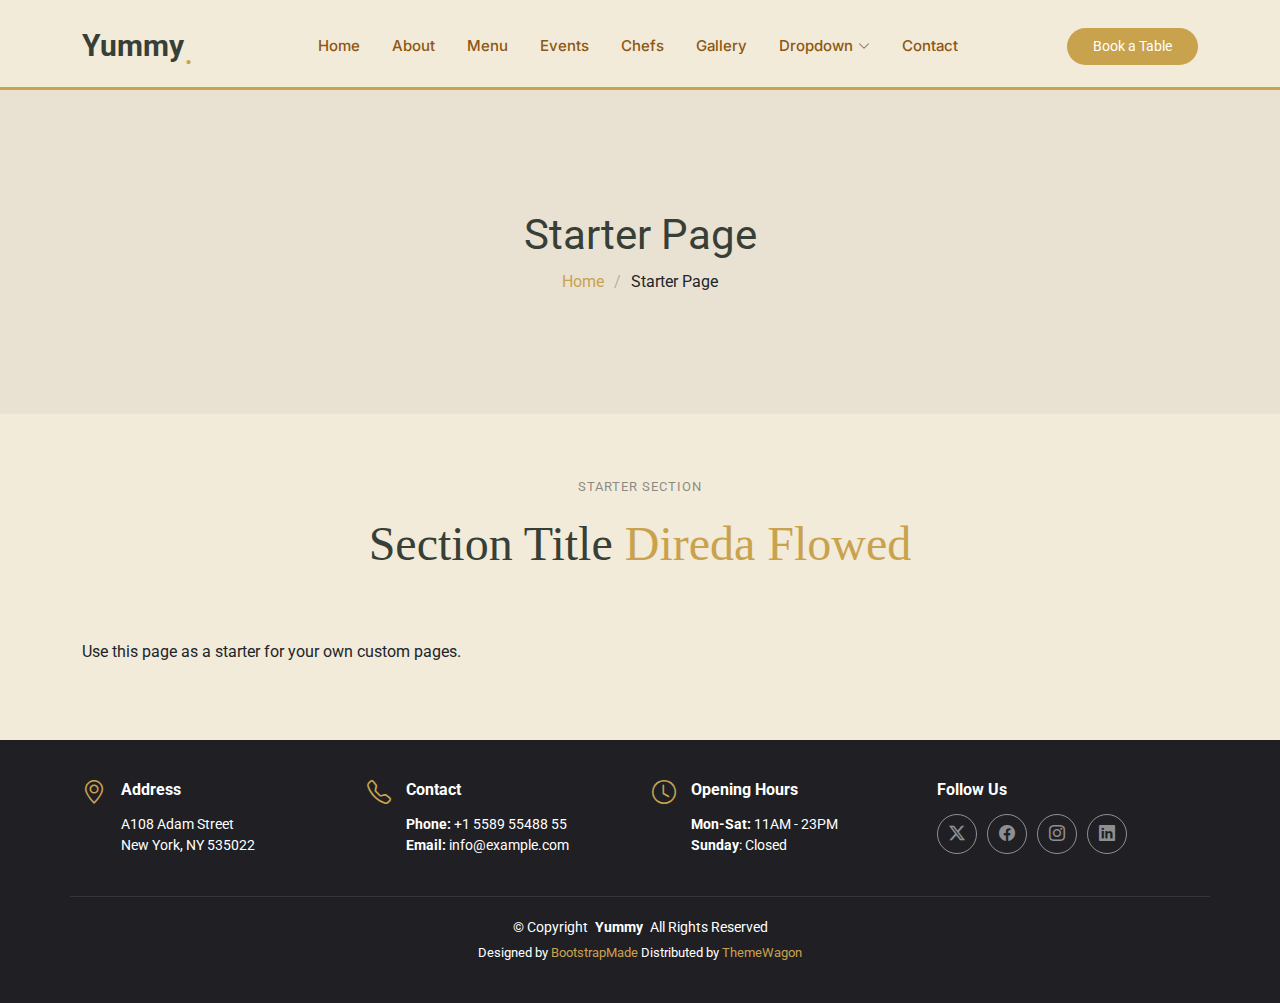
<file: starter-page.html>
<!DOCTYPE html>
<html lang="en">

<head>
  <meta charset="utf-8">
  <meta content="width=device-width, initial-scale=1.0" name="viewport">
  <title>Starter Page - Yummy Bootstrap Template</title>
  <meta name="description" content="">
  <meta name="keywords" content="">

  <!-- Favicons -->
  <link href="assets/img/favicon.png" rel="icon">
  <link href="assets/img/apple-touch-icon.png" rel="apple-touch-icon">

  <!-- Fonts -->
  <link href="https://fonts.googleapis.com" rel="preconnect">
  <link href="https://fonts.gstatic.com" rel="preconnect" crossorigin>
  <link href="https://fonts.googleapis.com/css2?family=Roboto:ital,wght@0,100;0,300;0,400;0,500;0,700;0,900;1,100;1,300;1,400;1,500;1,700;1,900&family=Inter:wght@100;200;300;400;500;600;700;800;900&family=Amatic+SC:wght@400;700&display=swap" rel="stylesheet">

  <!-- Vendor CSS Files -->
  <link href="assets/vendor/bootstrap/css/bootstrap.min.css" rel="stylesheet">
  <link href="assets/vendor/bootstrap-icons/bootstrap-icons.css" rel="stylesheet">
  <link href="assets/vendor/aos/aos.css" rel="stylesheet">
  <link href="assets/vendor/glightbox/css/glightbox.min.css" rel="stylesheet">
  <link href="assets/vendor/swiper/swiper-bundle.min.css" rel="stylesheet">

  <!-- Main CSS File -->
  <link href="assets/css/main.css" rel="stylesheet">

  <!-- =======================================================
  * Template Name: Yummy
  * Template URL: https://bootstrapmade.com/yummy-bootstrap-restaurant-website-template/
  * Updated: Aug 07 2024 with Bootstrap v5.3.3
  * Author: BootstrapMade.com
  * License: https://bootstrapmade.com/license/
  ======================================================== -->
</head>

<body class="starter-page-page">

  <header id="header" class="header d-flex align-items-center sticky-top">
    <div class="container position-relative d-flex align-items-center justify-content-between">

      <a href="index.html" class="logo d-flex align-items-center me-auto me-xl-0">
        <!-- Uncomment the line below if you also wish to use an image logo -->
        <!-- <img src="assets/img/logo.png" alt=""> -->
        <h1 class="sitename">Yummy</h1>
        <span>.</span>
      </a>

      <nav id="navmenu" class="navmenu">
        <ul>
          <li><a href="#hero">Home<br></a></li>
          <li><a href="#about">About</a></li>
          <li><a href="#menu">Menu</a></li>
          <li><a href="#events">Events</a></li>
          <li><a href="#chefs">Chefs</a></li>
          <li><a href="#gallery">Gallery</a></li>
          <li class="dropdown"><a href="#"><span>Dropdown</span> <i class="bi bi-chevron-down toggle-dropdown"></i></a>
            <ul>
              <li><a href="#">Dropdown 1</a></li>
              <li class="dropdown"><a href="#"><span>Deep Dropdown</span> <i class="bi bi-chevron-down toggle-dropdown"></i></a>
                <ul>
                  <li><a href="#">Deep Dropdown 1</a></li>
                  <li><a href="#">Deep Dropdown 2</a></li>
                  <li><a href="#">Deep Dropdown 3</a></li>
                  <li><a href="#">Deep Dropdown 4</a></li>
                  <li><a href="#">Deep Dropdown 5</a></li>
                </ul>
              </li>
              <li><a href="#">Dropdown 2</a></li>
              <li><a href="#">Dropdown 3</a></li>
              <li><a href="#">Dropdown 4</a></li>
            </ul>
          </li>
          <li><a href="#contact">Contact</a></li>
        </ul>
        <i class="mobile-nav-toggle d-xl-none bi bi-list"></i>
      </nav>

      <a class="btn-getstarted" href="index.html#book-a-table">Book a Table</a>

    </div>
  </header>

  <main class="main">

    <!-- Page Title -->
    <div class="page-title" data-aos="fade">
      <div class="container">
        <h1>Starter Page</h1>
        <nav class="breadcrumbs">
          <ol>
            <li><a href="index.html">Home</a></li>
            <li class="current">Starter Page</li>
          </ol>
        </nav>
      </div>
    </div><!-- End Page Title -->

    <!-- Starter Section Section -->
    <section id="starter-section" class="starter-section section">

      <!-- Section Title -->
      <div class="container section-title" data-aos="fade-up">
        <h2>Starter Section</h2>
        <p><span>Section Title</span> <span class="description-title">Direda Flowed</span></p>
      </div><!-- End Section Title -->

      <div class="container" data-aos="fade-up">
        <p>Use this page as a starter for your own custom pages.</p>
      </div>

    </section><!-- /Starter Section Section -->

  </main>

  <footer id="footer" class="footer dark-background">

    <div class="container">
      <div class="row gy-3">
        <div class="col-lg-3 col-md-6 d-flex">
          <i class="bi bi-geo-alt icon"></i>
          <div class="address">
            <h4>Address</h4>
            <p>A108 Adam Street</p>
            <p>New York, NY 535022</p>
            <p></p>
          </div>

        </div>

        <div class="col-lg-3 col-md-6 d-flex">
          <i class="bi bi-telephone icon"></i>
          <div>
            <h4>Contact</h4>
            <p>
              <strong>Phone:</strong> <span>+1 5589 55488 55</span><br>
              <strong>Email:</strong> <span>info@example.com</span><br>
            </p>
          </div>
        </div>

        <div class="col-lg-3 col-md-6 d-flex">
          <i class="bi bi-clock icon"></i>
          <div>
            <h4>Opening Hours</h4>
            <p>
              <strong>Mon-Sat:</strong> <span>11AM - 23PM</span><br>
              <strong>Sunday</strong>: <span>Closed</span>
            </p>
          </div>
        </div>

        <div class="col-lg-3 col-md-6">
          <h4>Follow Us</h4>
          <div class="social-links d-flex">
            <a href="#" class="twitter"><i class="bi bi-twitter-x"></i></a>
            <a href="#" class="facebook"><i class="bi bi-facebook"></i></a>
            <a href="#" class="instagram"><i class="bi bi-instagram"></i></a>
            <a href="#" class="linkedin"><i class="bi bi-linkedin"></i></a>
          </div>
        </div>

      </div>
    </div>

    <div class="container copyright text-center mt-4">
      <p>© <span>Copyright</span> <strong class="px-1 sitename">Yummy</strong> <span>All Rights Reserved</span></p>
      <div class="credits">
        <!-- All the links in the footer should remain intact. -->
        <!-- You can delete the links only if you've purchased the pro version. -->
        <!-- Licensing information: https://bootstrapmade.com/license/ -->
        <!-- Purchase the pro version with working PHP/AJAX contact form: [buy-url] -->
        Designed by <a href="https://bootstrapmade.com/">BootstrapMade</a> Distributed by <a href="https://themewagon.com">ThemeWagon</a>
      </div>
    </div>

  </footer>

  <!-- Scroll Top -->
  <a href="#" id="scroll-top" class="scroll-top d-flex align-items-center justify-content-center"><i class="bi bi-arrow-up-short"></i></a>

  <!-- Preloader -->
  <div id="preloader"></div>

  <!-- Vendor JS Files -->
  <script src="assets/vendor/bootstrap/js/bootstrap.bundle.min.js"></script>
  <script src="assets/vendor/php-email-form/validate.js"></script>
  <script src="assets/vendor/aos/aos.js"></script>
  <script src="assets/vendor/glightbox/js/glightbox.min.js"></script>
  <script src="assets/vendor/purecounter/purecounter_vanilla.js"></script>
  <script src="assets/vendor/swiper/swiper-bundle.min.js"></script>

  <!-- Main JS File -->
  <script src="assets/js/main.js"></script>

</body>

</html>
</file>
<file: assets/css/main.css>
/* Fonts */
:root {
  --default-font: "Roboto",  system-ui, -apple-system, "Segoe UI", Roboto, "Helvetica Neue", Arial, "Noto Sans", "Liberation Sans", sans-serif, "Apple Color Emoji", "Segoe UI Emoji", "Segoe UI Symbol", "Noto Color Emoji";
  --heading-font: "Playfair Display", serif;
  --nav-font: "Inter",  sans-serif;
}

/* Global Colors - The following color variables are used throughout the website. Updating them here will change the color scheme of the entire website */
:root { 
  --background-color: #f2ebd9; /* Background color for the entire website, including individual sections */
  --default-color: #212529; /* Default color used for the majority of the text content across the entire website */
  --heading-color: #373f37; /* Color for headings, subheadings and title throughout the website */
  --accent-color: #C9A24D; /* Accent color that represents your brand on the website. It's used for buttons, links, and other elements that need to stand out */
  --surface-color: #ffffff; /* The surface color is used as a background of boxed elements within sections, such as cards, icon boxes, or other elements that require a visual separation from the global background. */
  --contrast-color: #ffffff; /* Contrast color for text, ensuring readability against backgrounds of accent, heading, or default colors. */
}

/*#F6EBCB */
/* Nav Menu Colors - The following color variables are used specifically for the navigation menu. They are separate from the global colors to allow for more customization options */
:root {
  --nav-color: #8e5712;  /* The default color of the main navmenu links */
  --nav-hover-color: #ce1212; /* Applied to main navmenu links when they are hovered over or active */
  --nav-mobile-background-color: #ffffff; /* Used as the background color for mobile navigation menu */
  --nav-dropdown-background-color: #ffffff; /* Used as the background color for dropdown items that appear when hovering over primary navigation items */
  --nav-dropdown-color: #7f7f90; /* Used for navigation links of the dropdown items in the navigation menu. */
  --nav-dropdown-hover-color: #ce1212; /* Similar to --nav-hover-color, this color is applied to dropdown navigation links when they are hovered over. */
}

/* Color Presets - These classes override global colors when applied to any section or element, providing reuse of the sam color scheme. */

.light-background {
  --background-color: #fff0c1;
  --surface-color: #ffffff;
}

.dark-background {
  --background-color: #1f1f24;
  --default-color: #ffffff;
  --heading-color: #ffffff;
  --surface-color: #37373f;
  --contrast-color: #ffffff;
}

/* Smooth scroll */
:root {
  scroll-behavior: smooth;
}

/*--------------------------------------------------------------
# General Styling & Shared Classes
--------------------------------------------------------------*/
body {
  color: var(--default-color);
  background-color: var(--background-color);
  font-family: var(--default-font);
}

a {
  color: var(--accent-color);
  text-decoration: none;
  transition: 0.3s;
}

a:hover {
  color: color-mix(in srgb, var(--accent-color), transparent 25%);
  text-decoration: none;
}

h1,
h2,
h3,
h4,
h5,
h6 {
  color: var(--heading-color);
  font-family: var(--heading-font);
}

/* Pulsating Play Button
------------------------------*/
.pulsating-play-btn {
  width: 94px;
  height: 94px;
  background: radial-gradient(var(--accent-color) 50%, color-mix(in srgb, var(--accent-color), transparent 75%) 52%);
  border-radius: 50%;
  display: block;
  position: relative;
  overflow: hidden;
}

.pulsating-play-btn:before {
  content: "";
  position: absolute;
  width: 120px;
  height: 120px;
  animation-delay: 0s;
  animation: pulsate-play-btn 2s;
  animation-direction: forwards;
  animation-iteration-count: infinite;
  animation-timing-function: steps;
  opacity: 1;
  border-radius: 50%;
  border: 5px solid color-mix(in srgb, var(--accent-color), transparent 30%);
  top: -15%;
  left: -15%;
  background: rgba(198, 16, 0, 0);
}

.pulsating-play-btn:after {
  content: "";
  position: absolute;
  left: 50%;
  top: 50%;
  transform: translateX(-40%) translateY(-50%);
  width: 0;
  height: 0;
  border-top: 10px solid transparent;
  border-bottom: 10px solid transparent;
  border-left: 15px solid #fff;
  z-index: 100;
  transition: all 400ms cubic-bezier(0.55, 0.055, 0.675, 0.19);
}

.pulsating-play-btn:hover:before {
  content: "";
  position: absolute;
  left: 50%;
  top: 50%;
  transform: translateX(-40%) translateY(-50%);
  width: 0;
  height: 0;
  border: none;
  border-top: 10px solid transparent;
  border-bottom: 10px solid transparent;
  border-left: 15px solid #fff;
  z-index: 200;
  animation: none;
  border-radius: 0;
}

.pulsating-play-btn:hover:after {
  border-left: 15px solid var(--accent-color);
  transform: scale(20);
}

@keyframes pulsate-play-btn {
  0% {
    transform: scale(0.6, 0.6);
    opacity: 1;
  }

  100% {
    transform: scale(1, 1);
    opacity: 0;
  }
}

/* PHP Email Form Messages
------------------------------*/
.php-email-form .error-message {
  display: none;
  background: #df1529;
  color: #ffffff;
  text-align: left;
  padding: 15px;
  margin-bottom: 24px;
  font-weight: 600;
}

.php-email-form .sent-message {
  display: none;
  color: #ffffff;
  background: #059652;
  text-align: center;
  padding: 15px;
  margin-bottom: 24px;
  font-weight: 600;
}

.php-email-form .loading {
  display: none;
  background: var(--surface-color);
  text-align: center;
  padding: 15px;
  margin-bottom: 24px;
}

.php-email-form .loading:before {
  content: "";
  display: inline-block;
  border-radius: 50%;
  width: 24px;
  height: 24px;
  margin: 0 10px -6px 0;
  border: 3px solid var(--accent-color);
  border-top-color: var(--surface-color);
  animation: php-email-form-loading 1s linear infinite;
}

@keyframes php-email-form-loading {
  0% {
    transform: rotate(0deg);
  }

  100% {
    transform: rotate(360deg);
  }
}

/*--------------------------------------------------------------
# Global Header
--------------------------------------------------------------*/
.header {
  color: var(--default-color);
  background-color: var(--background-color);
  padding: 20px 0;
  transition: all 0.5s;
  z-index: 997;
  padding-bottom: 14px;
  border-bottom: 3px solid #C9A24D;
}

.header .logo {
  line-height: 1;
}

.header .logo img {
  max-height: 42px;
}

.header .logo h1 {
  font-size: 30px;
  margin: 0;
  font-weight: 700;
  color: var(--heading-color);
  font-family: var(--default-font);
}

.header .logo span {
  color: var(--accent-color);
  font-size: 36px;
  padding-top: 11px;
}

.header .btn-getstarted,
.header .btn-getstarted:focus {
  color: var(--contrast-color);
  background: var(--accent-color);
  font-size: 14px;
  padding: 8px 26px;
  margin: 0;
  border-radius: 50px;
  transition: 0.3s;
}

.header .btn-getstarted:hover,
.header .btn-getstarted:focus:hover {
  color: var(--contrast-color);
  background: color-mix(in srgb, var(--accent-color), transparent 15%);
}

@media (max-width: 1200px) {
  .header .logo {
    order: 1;
  }

  .header .btn-getstarted {
    order: 2;
    margin: 0 15px 0 0;
    padding: 6px 20px;
  }

  .header .navmenu {
    order: 3;
  }
}

.scrolled .header {
  box-shadow: 0px 0 18px rgba(0, 0, 0, 0.1);
}

/*--------------------------------------------------------------
# Navigation Menu
--------------------------------------------------------------*/
/* Desktop Navigation */
@media (min-width: 1200px) {
  .navmenu {
    padding: 0;
  }

  .navmenu ul {
    margin: 0;
    padding: 0;
    display: flex;
    list-style: none;
    align-items: center;
  }

  .navmenu li {
    position: relative;
  }

  .navmenu>ul>li {
    white-space: nowrap;
    padding: 15px 14px;
  }

  .navmenu>ul>li:last-child {
    padding-right: 0;
  }

  .navmenu a,
  .navmenu a:focus {
    color: var(--nav-color);
    font-size: 15px;
    padding: 0 2px;
    font-family: var(--nav-font);
    font-weight: 500;
    display: flex;
    align-items: center;
    justify-content: space-between;
    white-space: nowrap;
    transition: 0.3s;
    position: relative;
  }

  .navmenu a i,
  .navmenu a:focus i {
    font-size: 12px;
    line-height: 0;
    margin-left: 5px;
    transition: 0.3s;
  }

  .navmenu>ul>li>a:before {
    content: "";
    position: absolute;
    height: 2px;
    bottom: -6px;
    left: 0;
    background-color: var(--nav-hover-color);
    visibility: hidden;
    width: 0px;
    transition: all 0.3s ease-in-out 0s;
  }

  .navmenu a:hover:before,
  .navmenu li:hover>a:before,
  .navmenu .active:before {
    visibility: visible;
    width: 100%;
  }

  .navmenu li:hover>a,
  .navmenu .active,
  .navmenu .active:focus {
    color: color-mix(in srgb, var(--nav-color) 80%, black 50%);
  }

  .navmenu .dropdown ul {
    margin: 0;
    padding: 10px 0;
    background: var(--nav-dropdown-background-color);
    display: block;
    position: absolute;
    visibility: hidden;
    left: 14px;
    top: 130%;
    opacity: 0;
    transition: 0.3s;
    border-radius: 4px;
    z-index: 99;
    box-shadow: 0px 0px 30px rgba(0, 0, 0, 0.1);
  }

  .navmenu .dropdown ul li {
    min-width: 200px;
  }

  .navmenu .dropdown ul a {
    padding: 10px 20px;
    font-size: 15px;
    text-transform: none;
    color: var(--nav-dropdown-color);
  }

  .navmenu .dropdown ul a i {
    font-size: 12px;
  }

  .navmenu .dropdown ul a:hover,
  .navmenu .dropdown ul .active:hover,
  .navmenu .dropdown ul li:hover>a {
    color: var(--nav-dropdown-hover-color);
  }

  .navmenu .dropdown:hover>ul {
    opacity: 1;
    top: 100%;
    visibility: visible;
  }

  .navmenu .dropdown .dropdown ul {
    top: 0;
    left: -90%;
    visibility: hidden;
  }

  .navmenu .dropdown .dropdown:hover>ul {
    opacity: 1;
    top: 0;
    left: -100%;
    visibility: visible;
  }
}

/* Mobile Navigation */
@media (max-width: 1199px) {
  .mobile-nav-toggle {
    color: var(--nav-color);
    font-size: 28px;
    line-height: 0;
    margin-right: 10px;
    cursor: pointer;
    transition: color 0.3s;
  }

  .navmenu {
    padding: 0;
    z-index: 9997;
  }

  .navmenu ul {
    display: none;
    list-style: none;
    position: absolute;
    inset: 60px 20px 20px 20px;
    padding: 10px 0;
    margin: 0;
    border-radius: 6px;
    background-color: var(--nav-mobile-background-color);
    border: 1px solid color-mix(in srgb, var(--default-color), transparent 90%);
    box-shadow: none;
    overflow-y: auto;
    transition: 0.3s;
    z-index: 9998;
  }

  .navmenu a,
  .navmenu a:focus {
    color: var(--nav-dropdown-color);
    padding: 10px 20px;
    font-family: var(--nav-font);
    font-size: 17px;
    font-weight: 500;
    display: flex;
    align-items: center;
    justify-content: space-between;
    white-space: nowrap;
    transition: 0.3s;
  }

  .navmenu a i,
  .navmenu a:focus i {
    font-size: 12px;
    line-height: 0;
    margin-left: 5px;
    width: 30px;
    height: 30px;
    display: flex;
    align-items: center;
    justify-content: center;
    border-radius: 50%;
    transition: 0.3s;
    background-color: color-mix(in srgb, var(--accent-color), transparent 90%);
  }

  .navmenu a i:hover,
  .navmenu a:focus i:hover {
    background-color: var(--accent-color);
    color: var(--contrast-color);
  }

  .navmenu a:hover,
  .navmenu .active,
  .navmenu .active:focus {
    color: var(--nav-dropdown-hover-color);
  }

  .navmenu .active i,
  .navmenu .active:focus i {
    background-color: var(--accent-color);
    color: var(--contrast-color);
    transform: rotate(180deg);
  }

  .navmenu .dropdown ul {
    position: static;
    display: none;
    z-index: 99;
    padding: 10px 0;
    margin: 10px 20px;
    background-color: var(--nav-dropdown-background-color);
    transition: all 0.5s ease-in-out;
  }

  .navmenu .dropdown ul ul {
    background-color: rgba(33, 37, 41, 0.1);
  }

  .navmenu .dropdown>.dropdown-active {
    display: block;
    background-color: rgba(33, 37, 41, 0.03);
  }

  .mobile-nav-active {
    overflow: hidden;
  }

  .mobile-nav-active .mobile-nav-toggle {
    color: #fff;
    position: absolute;
    font-size: 32px;
    top: 15px;
    right: 15px;
    margin-right: 0;
    z-index: 9999;
  }

  .mobile-nav-active .navmenu {
    position: fixed;
    overflow: hidden;
    inset: 0;
    background: rgba(33, 37, 41, 0.8);
    transition: 0.3s;
  }

  .mobile-nav-active .navmenu>ul {
    display: block;
  }
}

/*--------------------------------------------------------------
# Global Footer
--------------------------------------------------------------*/
.footer {
  --heading-font: var(--default-font);
  color: var(--default-color);
  background-color: var(--background-color);
  font-size: 14px;
  padding: 40px 0;
  position: relative;
}

.footer .icon {
  color: var(--accent-color);
  margin-right: 15px;
  font-size: 24px;
  line-height: 0;
}

.footer h4 {
  font-size: 16px;
  font-weight: 700;
  margin-bottom: 15px;
}

.footer .address p {
  margin-bottom: 0px;
}

.footer .social-links a {
  display: flex;
  align-items: center;
  justify-content: center;
  width: 40px;
  height: 40px;
  border-radius: 50%;
  border: 1px solid color-mix(in srgb, var(--default-color), transparent 50%);
  font-size: 16px;
  color: color-mix(in srgb, var(--default-color), transparent 50%);
  margin-right: 10px;
  transition: 0.3s;
}

.footer .social-links a:hover {
  color: var(--accent-color);
  border-color: var(--accent-color);
}

.footer .copyright {
  padding-top: 20px;
  border-top: 1px solid color-mix(in srgb, var(--default-color), transparent 90%);
}

.footer .copyright p {
  margin-bottom: 0;
}

.footer .credits {
  margin-top: 5px;
  font-size: 13px;
}

/*--------------------------------------------------------------
# Preloader
--------------------------------------------------------------*/
#preloader {
  position: fixed;
  inset: 0;
  z-index: 9999;
  overflow: hidden;
  background-color: var(--background-color);
  transition: all 0.6s ease-out;
  width: 100%;
  height: 100vh;
}

#preloader:before,
#preloader:after {
  content: "";
  position: absolute;
  border: 4px solid var(--accent-color);
  border-radius: 50%;
  animation: animate-preloader 2s cubic-bezier(0, 0.2, 0.8, 1) infinite;
}

#preloader:after {
  animation-delay: -0.5s;
}

@keyframes animate-preloader {
  0% {
    width: 10px;
    height: 10px;
    top: calc(50% - 5px);
    left: calc(50% - 5px);
    opacity: 1;
  }

  100% {
    width: 72px;
    height: 72px;
    top: calc(50% - 36px);
    left: calc(50% - 36px);
    opacity: 0;
  }
}

/*--------------------------------------------------------------
# Scroll Top Button
--------------------------------------------------------------*/
.scroll-top {
  position: fixed;
  visibility: hidden;
  opacity: 0;
  right: 15px;
  bottom: -15px;
  z-index: 99999;
  background-color: var(--accent-color);
  width: 44px;
  height: 44px;
  border-radius: 50px;
  transition: all 0.4s;
}

.scroll-top i {
  font-size: 24px;
  color: var(--contrast-color);
  line-height: 0;
}

.scroll-top:hover {
  background-color: color-mix(in srgb, var(--accent-color), transparent 20%);
  color: var(--contrast-color);
}

.scroll-top.active {
  visibility: visible;
  opacity: 1;
  bottom: 15px;
}

/*--------------------------------------------------------------
# Disable aos animation delay on mobile devices
--------------------------------------------------------------*/
@media screen and (max-width: 768px) {
  [data-aos-delay] {
    transition-delay: 0 !important;
  }
}

/*--------------------------------------------------------------
# Global Page Titles & Breadcrumbs
--------------------------------------------------------------*/
.page-title {
  --background-color: color-mix(in srgb, var(--default-color), transparent 96%);
  color: var(--default-color);
  background-color: var(--background-color);
  padding: 120px 0;
  text-align: center;
  position: relative;
}

.page-title h1 {
  font-size: 42px;
  font-weight: 400;
  margin-bottom: 10px;
  font-family: var(--default-font);
}

.page-title .breadcrumbs ol {
  display: flex;
  flex-wrap: wrap;
  list-style: none;
  justify-content: center;
  padding: 0;
  margin: 0;
  font-size: 16px;
  font-weight: 400;
}

.page-title .breadcrumbs ol li+li {
  padding-left: 10px;
}

.page-title .breadcrumbs ol li+li::before {
  content: "/";
  display: inline-block;
  padding-right: 10px;
  color: color-mix(in srgb, var(--default-color), transparent 70%);
}

/*--------------------------------------------------------------
# Global Sections
--------------------------------------------------------------*/
section,
.section {
  color: var(--default-color);
  background-color: var(--background-color);
  padding: 60px 0;
  scroll-margin-top: 92px;
  overflow: clip;
}

@media (max-width: 1199px) {

  section,
  .section {
    scroll-margin-top: 56px;
  }
}

/*--------------------------------------------------------------
# Global Section Titles
--------------------------------------------------------------*/
.section-title {
  text-align: center;
  padding-bottom: 60px;
  position: relative;
}

.section-title h2 {
  font-size: 13px;
  letter-spacing: 1px;
  font-weight: 400;
  padding: 0;
  margin: 0;
  color: color-mix(in srgb, var(--default-color), transparent 50%);
  display: inline-block;
  text-transform: uppercase;
  font-family: var(--default-font);
}

.section-title p {
  color: var(--heading-color);
  margin: 10px 0 0 0;
  font-size: 48px;
  font-weight: 500;
  font-family: var(--heading-font);
}

.section-title p .description-title {
  color: var(--accent-color);
  bottom-margin: 0px;

}

/*--------------------------------------------------------------
# Hero Section
--------------------------------------------------------------*/


.hero {
  width: 100%;
  min-height: 60vh;
  position: relative;
  padding: 60px 0;
  display: flex;
  align-items: center;
  font-style: bold;
}

.hero-title {
  font-family: 'Playfair Display', serif;
  font-weight: 1000;
  font-size: 60px;
  margin-right: -128px;
}

.hero-link {
  color: inherit;
  text-decoration: none;
}




.hero p {
  color: color-mix(in srgb, var(--default-color), transparent 30%);
  margin: 5px 0 30px 0;
  font-size: 20px;
  font-weight: 400;
}

.hero .btn-get-started {
  color: var(--contrast-color);
  background: var(--accent-color);
  font-weight: 400;
  font-size: 15px;
  letter-spacing: 1px;
  display: inline-block;
  padding: 10px 28px 12px 28px;
  border-radius: 50px;
  transition: 0.5s;
  box-shadow: 0 8px 28px rgba(0, 0, 0, 0.1);
}

.hero .btn-get-started:hover {
  color: var(--contrast-color);
  background: color-mix(in srgb, var(--accent-color), transparent 15%);
  box-shadow: 0 8px 28px rgba(0, 0, 0, 0.1);
}

.hero .btn-watch-video {
  font-size: 16px;
  transition: 0.5s;
  margin-left: 25px;
  color: var(--default-color);
  font-weight: 500;
}

.hero .btn-watch-video i {
  color: var(--accent-color);
  font-size: 32px;
  transition: 0.3s;
  line-height: 0;
  margin-right: 8px;
}

.hero .btn-watch-video:hover {
  color: var(--accent-color);
}

.hero .btn-watch-video:hover i {
  color: color-mix(in srgb, var(--accent-color), transparent 15%);
}

.hero .animated {
  animation: up-down 2s ease-in-out infinite alternate-reverse both;
}

@media (max-width: 640px) {
  .hero h1 {
    font-size: 28px;
    line-height: 36px;
  }

  .hero p {
    font-size: 18px;
    line-height: 24px;
    margin-bottom: 30px;
  }

  .hero .btn-get-started,
  .hero .btn-watch-video {
    font-size: 13px;
  }
}

@keyframes up-down {
  0% {
    transform: translateY(10px);
  }

  100% {
    transform: translateY(-10px);
  }
}

/*--------------------------------------------------------------
# About Section
--------------------------------------------------------------*/
.about h3 {
  font-weight: 700;
  font-size: 28px;
  margin-bottom: 20px;
}

.about .book-a-table {
  text-align: center;
  border: 4px solid color-mix(in srgb, var(--default-color), transparent 30%);
  padding: 22px;
}

.about .book-a-table h3 {
  font-family: var(--default-font);
  margin: 0 0 0 0;
  font-size: 24px;
}

.about .book-a-table p {
  color: var(--accent-color);
  font-weight: 500;
  font-size: 28px;
  margin: 0;
}

.about .fst-italic {
  color: color-mix(in srgb, var(--default-color), var(--contrast-color) 35%);
}

.about .content ul {
  list-style: none;
  padding: 0;
}

.about .content ul li {
  padding: 0 0 10px 30px;
  position: relative;
}

.about .content ul i {
  position: absolute;
  font-size: 20px;
  left: 0;
  top: -3px;
  color: var(--accent-color);
}

.about .content p:last-child {
  margin-bottom: 0;
}

.about .pulsating-play-btn {
  position: absolute;
  left: calc(50% - 47px);
  top: calc(50% - 47px);
}

/*--------------------------------------------------------------
# Why Us Section
--------------------------------------------------------------*/
.why-us .why-box {
  color: var(--contrast-color);
  background: var(--accent-color);
  padding: 30px;
}

.why-us .why-box h3 {
  color: var(--contrast-color);
  font-family: var(--default-font);
  font-weight: 700;
  font-size: 34px;
  margin-bottom: 30px;
}

.why-us .why-box p {
  margin-bottom: 30px;
}

.why-us .why-box .more-btn {
  display: inline-block;
  background: color-mix(in srgb, var(--contrast-color), transparent 85%);
  padding: 8px 40px 10px 40px;
  color: var(--contrast-color);
  transition: all ease-in-out 0.4s;
  border-radius: 50px;
}

.why-us .why-box .more-btn i {
  font-size: 14px;
}

.why-us .why-box .more-btn:hover {
  color: var(--accent-color);
  background: var(--surface-color);
}

.why-us .icon-box {
  background-color: var(--surface-color);
  text-align: center;
  padding: 40px 30px;
  width: 100%;
  height: 100%;
  border: 1px solid color-mix(in srgb, var(--default-color), transparent 90%);
}

.why-us .icon-box i {
  color: var(--accent-color);
  font-size: 32px;
  margin-bottom: 30px;
  background: color-mix(in srgb, var(--accent-color), transparent 95%);
  border-radius: 50px;
  display: flex;
  align-items: center;
  justify-content: center;
  width: 72px;
  height: 72px;
  transition: 0.3s;
}

.why-us .icon-box h4 {
  font-size: 20px;
  font-weight: 500;
  margin: 0 0 30px 0;
  font-family: var(--default-font);
}

.why-us .icon-box p {
  font-size: 15px;
  color: color-mix(in srgb, var(--default-color), transparent 30%);
}

.why-us .icon-box:hover i {
  color: var(--contrast-color);
  background: var(--accent-color);
}

/*--------------------------------------------------------------
# Stats Section
--------------------------------------------------------------*/
.stats {
  position: relative;
  padding: 120px 0;
}

.stats img {
  position: absolute;
  inset: 0;
  display: block;
  width: 100%;
  height: 100%;
  object-fit: cover;
  z-index: 1;
}

.stats:before {
  content: "";
  background: color-mix(in srgb, var(--background-color), transparent 40%);
  position: absolute;
  inset: 0;
  z-index: 2;
}

.stats .container {
  position: relative;
  z-index: 3;
}

.stats .stats-item {
  padding: 30px;
  width: 100%;
}

.stats .stats-item span {
  font-size: 48px;
  display: block;
  color: var(--default-color);
  font-weight: 700;
}

.stats .stats-item p {
  padding: 0;
  margin: 0;
  font-size: 16px;
  font-weight: 700;
  color: color-mix(in srgb, var(--default-color), transparent 40%);
}

/*--------------------------------------------------------------
# Menu Section
--------------------------------------------------------------*/
.menu .nav-tabs {
  border: 0;
}

.menu .nav-link {
  background-color: var(--background-color);
  color: color-mix(in srgb, var(--default-color), transparent 20%);
  margin: 0 15px;
  padding: 10px 5px;
  transition: 0.3s;
  border-radius: 0;
  cursor: pointer;
  height: 100%;
  border: 0;
  border-bottom: 2px solid color-mix(in srgb, var(--default-color), transparent 80%);
}

@media (max-width: 575px) {
  .menu .nav-link {
    margin: 0 10px;
    padding: 10px 0;
  }
}

.menu .nav-link i {
  padding-right: 15px;
  font-size: 48px;
}

.menu .nav-link h4 {
  font-size: 18px;
  font-weight: 400;
  margin: 0;
  font-family: var(--default-font);
}

@media (max-width: 575px) {
  .menu .nav-link h4 {
    font-size: 16px;
  }
}

.menu .nav-link:hover {
  color: var(--accent-color);
  border-color: var(--accent-color);
}

.menu .nav-link.active {
  background-color: var(--background-color);
  color: var(--accent-color);
  border-color: var(--accent-color);
}

.menu .tab-content .tab-header {
  padding: 30px 0;
}

.menu .tab-content .tab-header p {
  font-size: 14px;
  text-transform: uppercase;
  color: color-mix(in srgb, var(--default-color), transparent 20%);
  margin-bottom: 0;
}

.menu .tab-content .tab-header h3 {
  font-size: 48px;
  font-weight: 700;
  color: var(--accent-color);
}

.menu .tab-content .menu-item {
  text-align-last: center;
}

.menu .tab-content .menu-item .menu-img {
  padding: 0 60px;
  margin-bottom: 15px;
}

.menu .tab-content .menu-item h4 {
  font-size: 24px;
  font-weight: 400;
  margin-bottom: 5px;
  font-family: var(--default-font);
}

.menu .tab-content .menu-item .ingredients {
  font-family: var(--nav-font);
  color: color-mix(in srgb, var(--default-color), transparent 50%);
  margin-bottom: 5px;
}

.menu .tab-content .menu-item .price {
  font-size: 24px;
  font-weight: 700;
  color: var(--accent-color);
}

/*--------------------------------------------------------------
# Testimonials Section
--------------------------------------------------------------*/
.testimonials .testimonials-carousel,
.testimonials .testimonials-slider {
  overflow: hidden;
}

.testimonials .testimonial-item .testimonial-content {
  border-left: 3px solid var(--accent-color);
  padding-left: 30px;
}

.testimonials .testimonial-item .testimonial-img {
  border-radius: 50%;
  border: 4px solid var(--background-color);
  margin: 0 auto;
}

.testimonials .testimonial-item h3 {
  font-size: 20px;
  font-weight: bold;
  margin: 10px 0 5px 0;
}

.testimonials .testimonial-item h4 {
  font-size: 14px;
  color: color-mix(in srgb, var(--default-color), transparent 40%);
  margin: 0 0 10px 0;
}

.testimonials .testimonial-item .stars i {
  color: #ffc107;
  margin: 0 1px;
}

.testimonials .testimonial-item .quote-icon-left,
.testimonials .testimonial-item .quote-icon-right {
  color: color-mix(in srgb, var(--accent-color), transparent 50%);
  font-size: 26px;
  line-height: 0;
}

.testimonials .testimonial-item .quote-icon-left {
  display: inline-block;
  left: -5px;
  position: relative;
}

.testimonials .testimonial-item .quote-icon-right {
  display: inline-block;
  right: -5px;
  position: relative;
  top: 10px;
  transform: scale(-1, -1);
}

.testimonials .testimonial-item p {
  font-style: italic;
}

.testimonials .swiper-wrapper {
  height: auto;
}

.testimonials .swiper-pagination {
  margin-top: 30px;
  position: relative;
}

.testimonials .swiper-pagination .swiper-pagination-bullet {
  width: 12px;
  height: 12px;
  background-color: color-mix(in srgb, var(--default-color), transparent 85%);
  opacity: 1;
}

.testimonials .swiper-pagination .swiper-pagination-bullet-active {
  background-color: var(--accent-color);
}

/*--------------------------------------------------------------
# Events Section
--------------------------------------------------------------*/
.events .container-fluid {
  padding: 0;
}

.events .event-item {
  background-size: cover;
  background-position: cente;
  min-height: 600px;
  padding: 30px;
}

@media (max-width: 575px) {
  .events .event-item {
    min-height: 500px;
  }
}

.events .event-item:before {
  content: "";
  background: rgba(0, 0, 0, 0.6);
  position: absolute;
  inset: 0;
}

.events .event-item h3 {
  font-size: 24px;
  font-weight: 700;
  margin-bottom: 5px;
  color: #ffffff;
  position: relative;
}

.events .event-item .price {
  color: #ffffff;
  border-bottom: 2px solid var(--accent-color);
  font-size: 32px;
  font-weight: 700;
  margin-bottom: 15px;
  position: relative;
}

.events .event-item .description {
  margin-bottom: 0;
  color: rgba(255, 255, 255, 0.8);
  position: relative;
}

.events .swiper-wrapper {
  height: auto;
}

.events .swiper-pagination {
  margin-top: 20px;
  position: relative;
}

.events .swiper-pagination .swiper-pagination-bullet {
  width: 10px;
  height: 10px;
  background-color: color-mix(in srgb, var(--default-color), transparent 85%);
  opacity: 1;
}

.events .swiper-pagination .swiper-pagination-bullet-active {
  background-color: var(--accent-color);
}

/*--------------------------------------------------------------
# Chefs Section
--------------------------------------------------------------*/
.chefs .team-member {
  background-color: var(--surface-color);
  box-shadow: 0px 0 30px rgba(0, 0, 0, 0.1);
  overflow: hidden;
  text-align: center;
  border-radius: 5px;
  transition: 0.3s;
}

.chefs .team-member .member-img {
  position: relative;
  overflow: hidden;
}

.chefs .team-member .member-img:after {
  position: absolute;
  content: "";
  left: -1px;
  right: -1px;
  bottom: -1px;
  height: 100%;
  background-color: var(--surface-color);
  -webkit-mask: url("../img/team-shape.svg") no-repeat center bottom;
  mask: url("../img/team-shape.svg") no-repeat center bottom;
  -webkit-mask-size: contain;
  mask-size: contain;
  z-index: 1;
}

.chefs .team-member .social {
  position: absolute;
  right: -100%;
  top: 30px;
  opacity: 0;
  border-radius: 4px;
  transition: 0.5s;
  background: color-mix(in srgb, var(--background-color), transparent 60%);
  z-index: 2;
}

.chefs .team-member .social a {
  transition: color 0.3s;
  color: color-mix(in srgb, var(--default-color), transparent 50%);
  margin: 15px 12px;
  display: block;
  line-height: 0;
  text-align: center;
}

.chefs .team-member .social a:hover {
  color: var(--default-color);
}

.chefs .team-member .social i {
  font-size: 18px;
}

.chefs .team-member .member-info {
  padding: 10px 15px 20px 15px;
}

.chefs .team-member .member-info h4 {
  font-weight: 700;
  margin-bottom: 5px;
  font-size: 20px;
  font-family: var(--default-font);
}

.chefs .team-member .member-info span {
  display: block;
  font-size: 14px;
  font-weight: 400;
  color: color-mix(in srgb, var(--default-color), transparent 50%);
}

.chefs .team-member .member-info p {
  font-style: italic;
  font-size: 14px;
  padding-top: 15px;
  line-height: 26px;
  color: color-mix(in srgb, var(--default-color), transparent 30%);
}

.chefs .team-member:hover {
  transform: scale(1.08);
  box-shadow: 0px 0 30px rgba(0, 0, 0, 0.1);
}

.chefs .team-member:hover .social {
  right: 8px;
  opacity: 1;
}

/*--------------------------------------------------------------
# Book A Table Section
--------------------------------------------------------------*/
.book-a-table .reservation-img {
  min-height: 500px;
  background-size: cover;
  background-position: center;
}

.book-a-table .reservation-form-bg {
  background: color-mix(in srgb, var(--default-color), transparent 97%);
}

.book-a-table .php-email-form {
  padding: 30px;
}

@media (max-width: 575px) {
  .book-a-table .php-email-form {
    padding: 20px;
  }
}

.book-a-table .php-email-form input[type=text],
.book-a-table .php-email-form input[type=email],
.book-a-table .php-email-form input[type=number],
.book-a-table .php-email-form input[type=date],
.book-a-table .php-email-form input[type=time],
.book-a-table .php-email-form textarea {
  font-size: 14px;
  padding: 10px 15px;
  box-shadow: none;
  border-radius: 0;
  color: var(--default-color);
  background-color: color-mix(in srgb, var(--background-color), transparent 20%);
  border-color: color-mix(in srgb, var(--default-color), transparent 80%);
}

.book-a-table .php-email-form input[type=text]:focus,
.book-a-table .php-email-form input[type=email]:focus,
.book-a-table .php-email-form input[type=number]:focus,
.book-a-table .php-email-form input[type=date]:focus,
.book-a-table .php-email-form input[type=time]:focus,
.book-a-table .php-email-form textarea:focus {
  border-color: var(--accent-color);
}

.book-a-table .php-email-form input[type=text]::placeholder,
.book-a-table .php-email-form input[type=email]::placeholder,
.book-a-table .php-email-form input[type=number]::placeholder,
.book-a-table .php-email-form input[type=date]::placeholder,
.book-a-table .php-email-form input[type=time]::placeholder,
.book-a-table .php-email-form textarea::placeholder {
  color: color-mix(in srgb, var(--default-color), transparent 70%);
}

.book-a-table .php-email-form button[type=submit] {
  color: var(--contrast-color);
  background: var(--accent-color);
  border: 0;
  padding: 14px 60px;
  transition: 0.4s;
  border-radius: 4px;
}

.book-a-table .php-email-form button[type=submit]:hover {
  background: color-mix(in srgb, var(--accent-color), transparent 20%);
}

/*--------------------------------------------------------------
# Gallery Section
--------------------------------------------------------------*/
.gallery {
  overflow: hidden;
}

.gallery .swiper-wrapper {
  height: auto;
}

.gallery .swiper-pagination {
  margin-top: 20px;
  position: relative;
}

.gallery .swiper-pagination .swiper-pagination-bullet {
  background-color: color-mix(in srgb, var(--default-color), transparent 85%);
  border: 0;
  width: 12px;
  height: 12px;
  opacity: 1;
}

.gallery .swiper-pagination .swiper-pagination-bullet-active {
  background-color: var(--accent-color);
  opacity: 1;
}

.gallery .swiper-slide-active {
  text-align: center;
}

@media (min-width: 992px) {
  .gallery .swiper-wrapper {
    padding: 40px 0;
  }

  .gallery .swiper-slide-active {
    background: var(--background-color);
    border: 6px solid var(--accent-color);
    padding: 4px;
    z-index: 1;
    transform: scale(1.2);
    transition: none;
  }
}

/*--------------------------------------------------------------
# Contact Section
--------------------------------------------------------------*/
.contact .info-item {
  background-color: var(--surface-color);
  box-shadow: 0px 0px 20px rgba(0, 0, 0, 0.1);
  padding: 20px 30px;
}

.contact .info-item .icon {
  color: var(--contrast-color);
  background-color: var(--accent-color);
  width: 56px;
  height: 56px;
  font-size: 24px;
  display: flex;
  justify-content: center;
  align-items: center;
  transition: all 0.3s ease-in-out;
  border-radius: 50%;
  margin-right: 15px;
}

.contact .info-item h3 {
  font-size: 20px;
  font-weight: 700;
  margin: 0 0 5px 0;
  font-family: var(--default-font);
  color: color-mix(in srgb, var(--default-color), transparent 30%);
}

.contact .info-item p {
  padding: 0;
  margin-bottom: 0;
  font-size: 14px;
}

.contact .info-item .social-links a {
  font-size: 24px;
  display: inline-block;
  line-height: 1;
  margin: 4px 6px 0 0;
  transition: 0.3s;
  color: color-mix(in srgb, var(--default-color), transparent 50%);
}

.contact .info-item .social-links a:hover {
  color: var(--accent-color);
}

.contact .php-email-form {
  background-color: var(--surface-color);
  box-shadow: 0px 0px 20px rgba(0, 0, 0, 0.1);
  padding: 30px;
  margin-top: 30px;
}

@media (max-width: 575px) {
  .contact .php-email-form {
    padding: 20px;
  }
}

.contact .php-email-form input[type=text],
.contact .php-email-form input[type=email],
.contact .php-email-form textarea {
  color: var(--default-color);
  background-color: color-mix(in srgb, var(--surface-color), transparent 50%);
  border-color: color-mix(in srgb, var(--default-color), transparent 80%);
  font-size: 14px;
  padding: 10px 15px;
  box-shadow: none;
  border-radius: 0;
}

.contact .php-email-form input[type=text]:focus,
.contact .php-email-form input[type=email]:focus,
.contact .php-email-form textarea:focus {
  border-color: var(--accent-color);
}

.contact .php-email-form input[type=text]::placeholder,
.contact .php-email-form input[type=email]::placeholder,
.contact .php-email-form textarea::placeholder {
  color: color-mix(in srgb, var(--default-color), transparent 70%);
}

.contact .php-email-form button[type=submit] {
  color: var(--contrast-color);
  background: var(--accent-color);
  border: 0;
  padding: 10px 30px;
  transition: 0.4s;
  border-radius: 50px;
}

.contact .php-email-form button[type=submit]:hover {
  background: color-mix(in srgb, var(--accent-color), transparent 20%);
}

.line {
  border-top: 10px solid #333;
  margin: 20px 0;
}


/*--------------------------------------------------------------
# Starter Section Section
--------------------------------------------------------------*/
.starter-section {
  /* Add your styles here */
}
</file>
